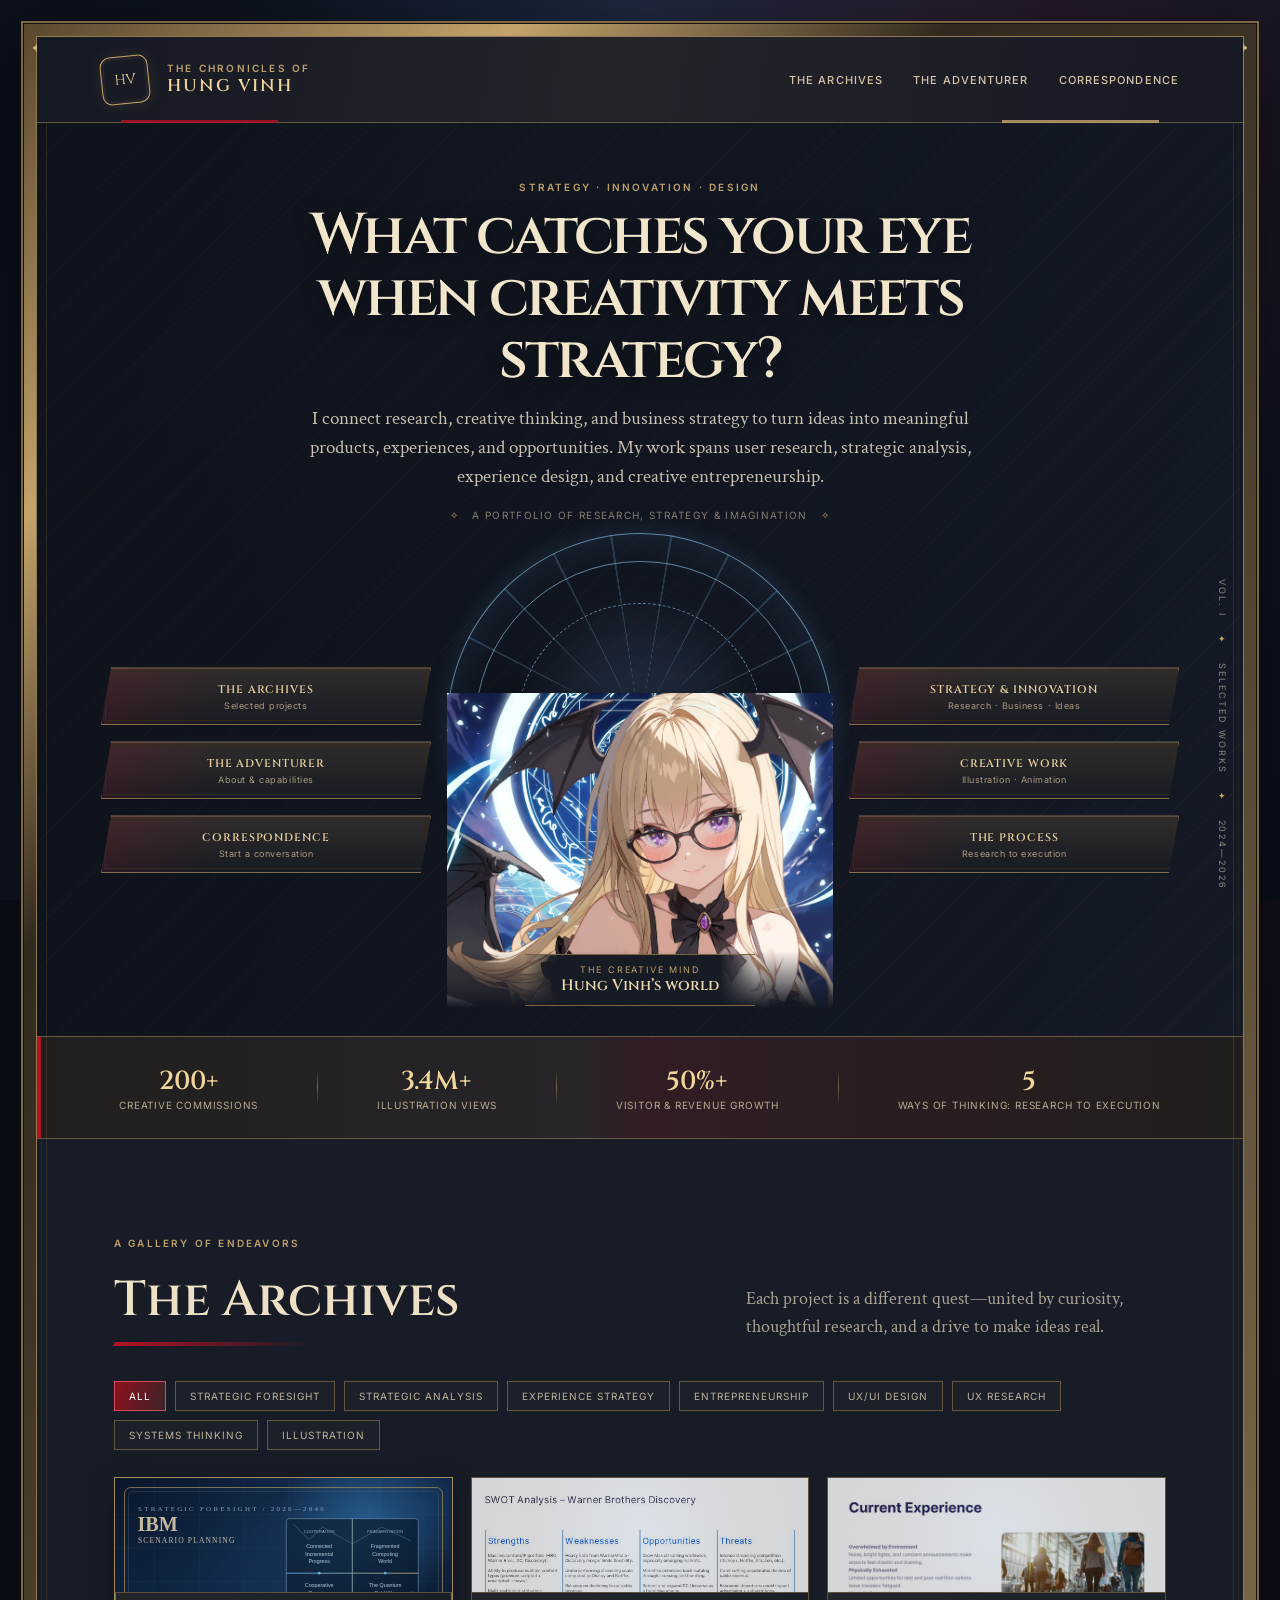
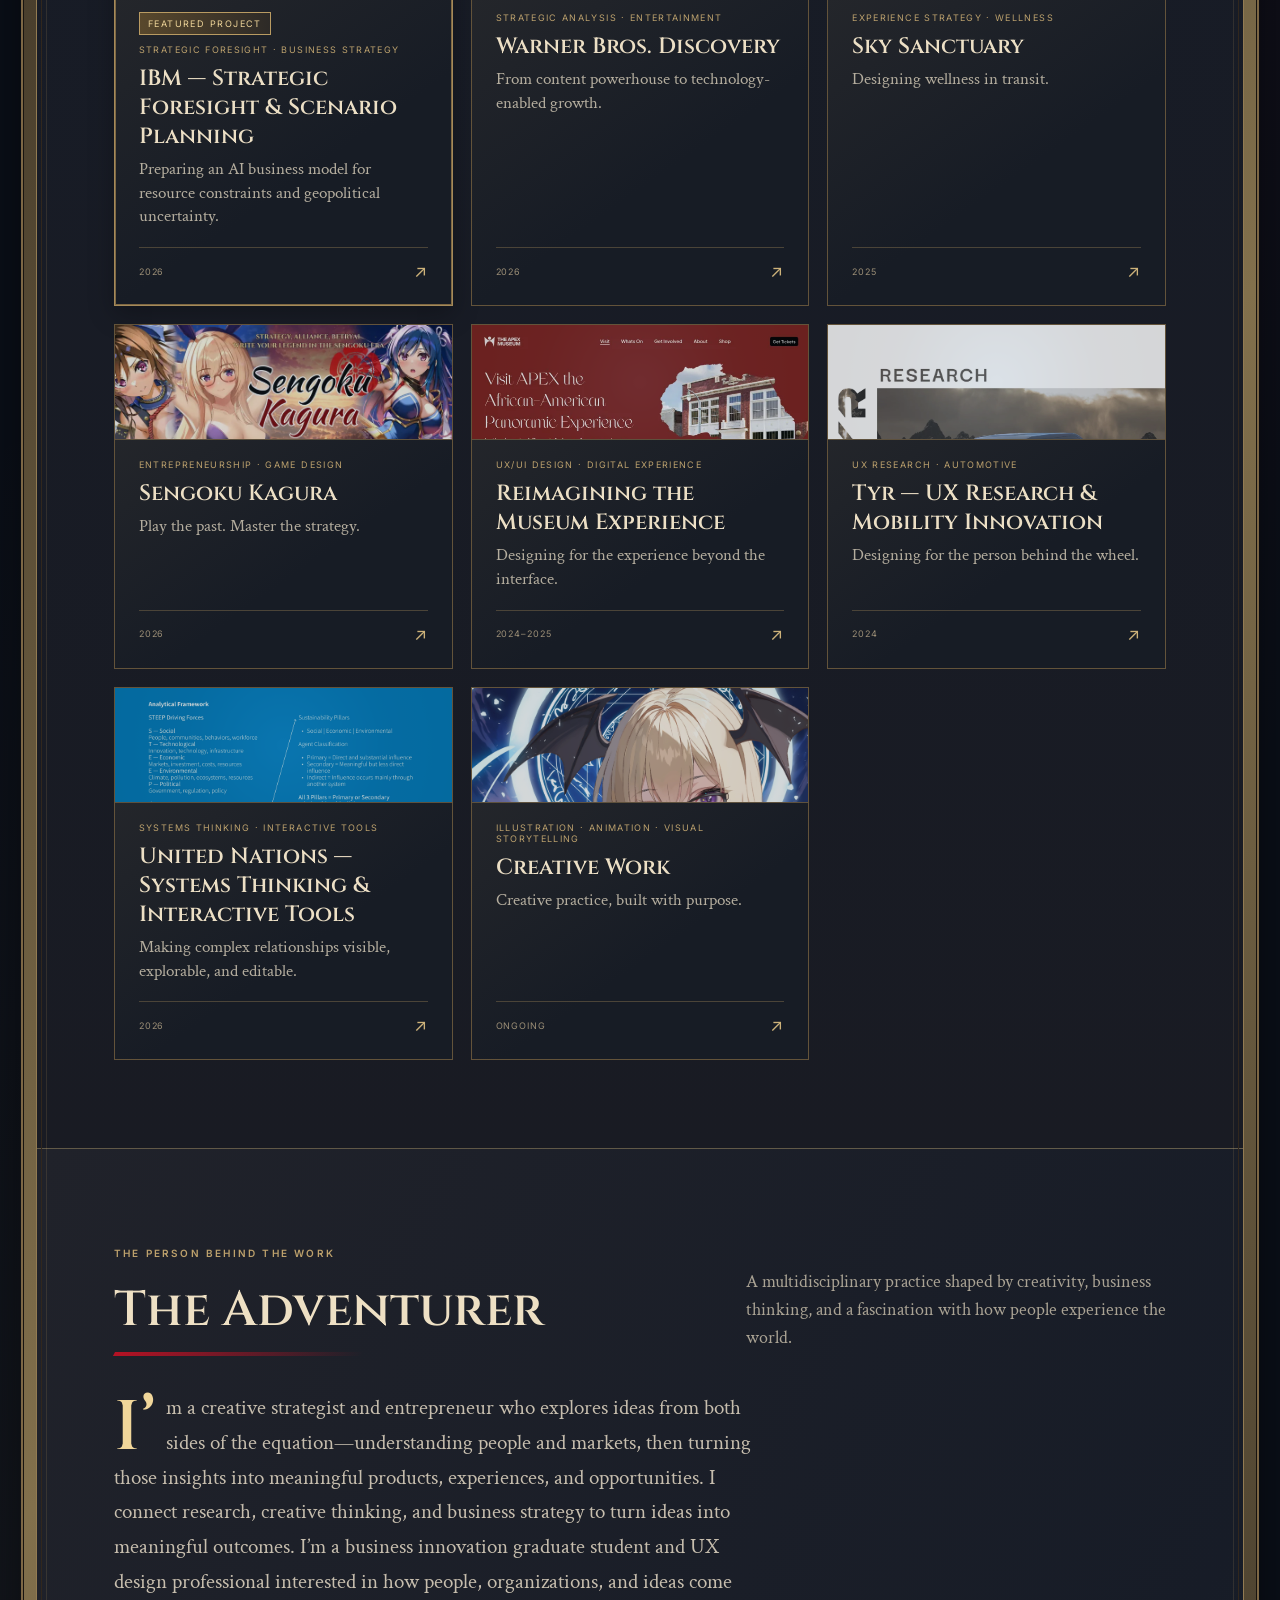
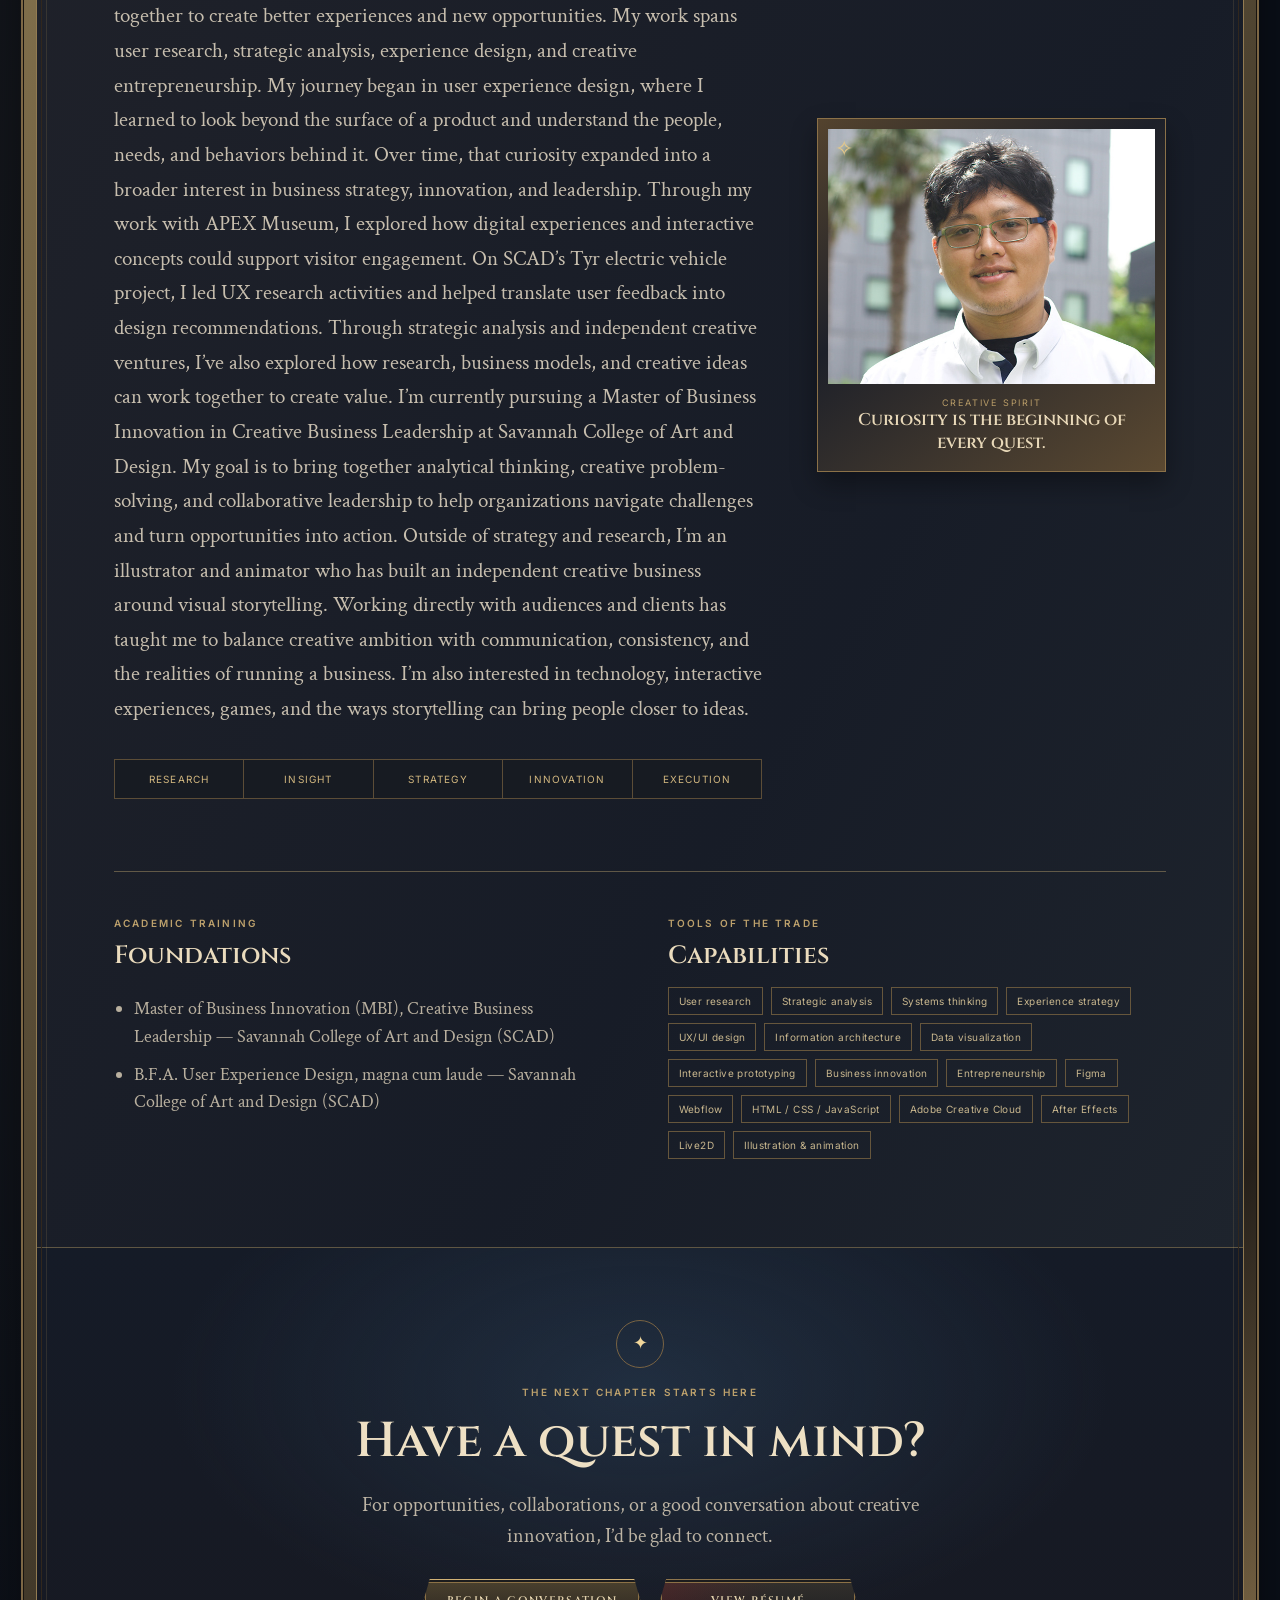
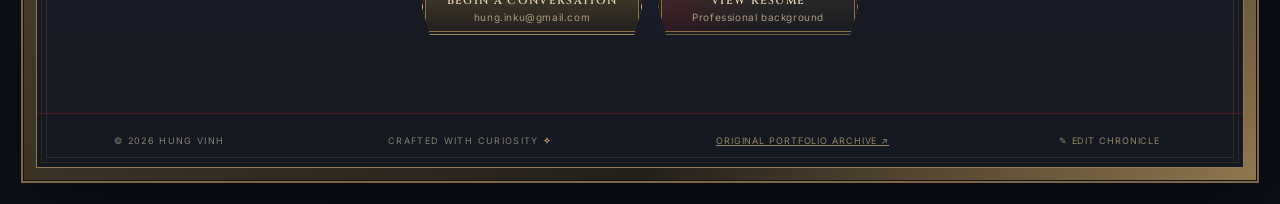
<file: index.html>
<!doctype html>
<html lang="en">
<head>
  <meta charset="utf-8">
  <meta name="viewport" content="width=device-width, initial-scale=1">
  <meta name="theme-color" content="#171b25">
  <meta name="description" content="Hung Vinh — strategy, innovation, and design portfolio.">
  <title>Hung Vinh | Portfolio</title>
  <link rel="preconnect" href="https://fonts.googleapis.com">
  <link rel="preconnect" href="https://fonts.gstatic.com" crossorigin>
  <link href="https://fonts.googleapis.com/css2?family=Cinzel:wght@400;500;600;700;800&family=Crimson+Text:wght@400;600;700&family=Inter:wght@400;500;600;700&display=swap" rel="stylesheet">
  <link rel="stylesheet" href="styles.css">
</head>
<body>
  <div class="ambient"></div>
  <main class="game-shell">
    <div class="outer-ornament">
      <div class="inner-frame">
        <header class="topbar">
          <a class="sigil" href="#home" aria-label="Return to home"><span>HV</span></a>
          <div class="topbar-title"><span class="micro">THE CHRONICLES OF</span><strong id="brand-name">HUNG VINH</strong></div>
          <nav class="top-nav" aria-label="Main navigation">
            <a href="#work">The Archives</a><a href="#about">The Adventurer</a><a href="#contact">Correspondence</a>
          </nav>
          <button class="mobile-menu" id="mobile-menu" aria-label="Open navigation">☰</button>
        </header>

        <section class="hero" id="home">
          <div class="hero-intro-block">
            <p class="eyebrow" id="hero-eyebrow">CREATIVE STRATEGY · INNOVATION · DESIGN</p>
            <h1 id="hero-headline">Where imagination<br><em>meets intention.</em></h1>
            <p class="hero-intro" id="hero-intro"></p>
            <div class="hero-footnote"><span class="rune">✧</span> A portfolio of research, strategy & imagination <span class="rune">✧</span></div>
          </div>
          <div class="main-menu-stage">
            <nav class="game-menu left-menu" aria-label="Portfolio sections">
              <a href="#work"><span>THE ARCHIVES</span><small>Selected projects</small></a>
              <a href="#about"><span>THE ADVENTURER</span><small>About & capabilities</small></a>
              <a href="#contact"><span>CORRESPONDENCE</span><small>Start a conversation</small></a>
            </nav>
            <div class="portrait-stage" aria-label="Original character portrait">
              <div class="magic-circle"></div><div class="portrait-halo"></div>
              <img id="hero-portrait" src="assets/aoi-character.webp" alt="Original illustrated character with blonde hair, glasses, and bat wings">
              <div class="portrait-plaque"><span>THE CREATIVE MIND</span><b>Hung Vinh’s world</b></div>
            </div>
            <nav class="game-menu right-menu" aria-label="Explore portfolio themes">
              <a href="#work"><span>STRATEGY & INNOVATION</span><small>Research · Business · Ideas</small></a>
              <a href="#work"><span>CREATIVE WORK</span><small>Illustration · Animation</small></a>
              <a href="#about"><span>THE PROCESS</span><small>Research to execution</small></a>
            </nav>
          </div>
          <div class="hero-side-note">VOL. I <span>✦</span> SELECTED WORKS <span>✦</span> 2024—2026</div>
        </section>

        <section class="quick-stats" aria-label="Selected highlights">
          <div><strong>200+</strong><span>Creative commissions</span></div><i></i>
          <div><strong>3.4M+</strong><span>Illustration views</span></div><i></i>
          <div><strong>50%+</strong><span>Visitor & revenue growth</span></div><i></i>
          <div><strong>5</strong><span>Ways of thinking: research to execution</span></div>
        </section>

        <section class="section work-section" id="work">
          <div class="section-heading"><div><p class="eyebrow">A GALLERY OF ENDEAVORS</p><h2>The Archives</h2></div><p>Each project is a different quest—united by curiosity, thoughtful research, and a drive to make ideas real.</p></div>
          <div class="filter-row" id="filters" aria-label="Filter projects"></div>
          <div class="project-grid" id="project-grid"></div>
        </section>

        <section class="about-section section" id="about">
          <div class="section-heading"><div><p class="eyebrow">THE PERSON BEHIND THE WORK</p><h2>The Adventurer</h2></div><p>A multidisciplinary practice shaped by creativity, business thinking, and a fascination with how people experience the world.</p></div>
          <div class="about-grid">
            <div class="about-copy"><div class="dropcap" id="about-text"></div><div class="process-ribbon" id="process-ribbon"></div></div>
            <aside class="character-card"><div class="card-corner">✧</div><img src="assets/hung-vinh-profile.jpeg" alt="Portrait of Hung Vinh wearing glasses and a white shirt"><div class="character-caption"><span>CREATIVE SPIRIT</span><strong>Curiosity is the beginning of every quest.</strong></div></aside>
          </div>
          <div class="credentials-grid"><div><p class="eyebrow">ACADEMIC TRAINING</p><h3>Foundations</h3><ul id="education-list"></ul></div><div><p class="eyebrow">TOOLS OF THE TRADE</p><h3>Capabilities</h3><div class="skill-tags" id="skills-list"></div></div></div>
        </section>

        <section class="contact-section section" id="contact">
          <div class="contact-seal">✦</div><p class="eyebrow">THE NEXT CHAPTER STARTS HERE</p><h2>Have a quest in mind?</h2><p>For opportunities, collaborations, or a good conversation about creative innovation, I’d be glad to connect.</p>
          <div class="contact-actions"><a class="ornate-button primary" id="contact-email" href="mailto:"><span>BEGIN A CONVERSATION</span><small>Get in touch</small></a><a class="ornate-button" id="resume-link" href="#" target="_blank" rel="noopener"><span>VIEW RÉSUMÉ</span><small>Professional background</small></a></div>
        </section>

        <footer class="footer"><span>© <span id="year"></span> HUNG VINH</span><span>CRAFTED WITH CURIOSITY <b>✧</b></span><a class="edit-trigger" href="https://hungvinh.squarespace.com/" target="_blank" rel="noopener">ORIGINAL PORTFOLIO ARCHIVE ↗</a><button id="edit-open" class="edit-trigger" title="Edit website content">✎ EDIT CHRONICLE</button></footer>
      </div>
    </div>
  </main>

  <div class="modal-backdrop" id="project-modal" aria-hidden="true"><article class="project-modal" role="dialog" aria-modal="true" aria-labelledby="modal-title"><button class="modal-close" data-close="project-modal" aria-label="Close">×</button><p class="eyebrow" id="modal-category"></p><h2 id="modal-title"></h2><p class="modal-tagline" id="modal-tagline"></p><div id="ibm-fbc-quicklink" class="ibm-fbc-quicklink" hidden><span>INTERACTIVE PROJECT TOOL</span><a href="https://hunginku.github.io/Flourishing-Business-Canvas/" target="_blank" rel="noopener">OPEN IBM FLOURISHING BUSINESS CANVAS (FBC) <b aria-hidden="true">↗</b></a></div><div class="modal-body" id="modal-body"></div></article></div>

  <div class="modal-backdrop editor-backdrop" id="editor-modal" aria-hidden="true"><section class="editor-panel" role="dialog" aria-modal="true" aria-labelledby="editor-title"><div class="editor-header"><div><p class="eyebrow">SITE CUSTOMIZATION</p><h2 id="editor-title">Edit the Chronicle</h2></div><button class="modal-close" data-close="editor-modal" aria-label="Close">×</button></div><p class="editor-note">Changes are saved in this browser. Export your content as JSON and replace <code>content.json</code> in your GitHub repository to publish them for everyone.</p><div class="editor-tabs"><button class="active" data-tab="site">Site & About</button><button data-tab="projects">Projects</button><button data-tab="backup">Import / Export</button></div>
    <div class="editor-content" id="tab-site"><form id="site-form" class="editor-form"><label>Display name<input name="name"></label><label>Eyebrow / specialty line<input name="eyebrow"></label><label>Homepage headline<input name="headline"></label><label>Homepage introduction<textarea name="intro" rows="4"></textarea></label><label>About paragraph<textarea name="about" rows="5"></textarea></label><label>Location<input name="location"></label><label>Contact email<input name="email" type="email" placeholder="Add your preferred public email"></label><label>Résumé URL<input name="resumeUrl" placeholder="Link to a PDF or online résumé"></label><label>Skills (separate with commas)<textarea name="skills" rows="3"></textarea></label><label>Education (one item per line)<textarea name="education" rows="3"></textarea></label><button class="ornate-button primary" type="submit"><span>SAVE SITE DETAILS</span></button></form></div>
    <div class="editor-content" id="tab-projects" hidden><div class="project-editor-top"><p>Edit, remove, or add a project. Keep descriptions concise and outcome-focused.</p><button class="small-action" id="add-project">＋ Add project</button></div><div id="project-editor-list"></div></div>
    <div class="editor-content" id="tab-backup" hidden><div class="backup-actions"><button class="ornate-button primary" id="export-json"><span>EXPORT CONTENT.JSON</span><small>Download your current content</small></button><label class="ornate-button file-button"><span>IMPORT JSON</span><small>Load a previous backup</small><input type="file" id="import-json" accept="application/json"></label><button class="small-action danger" id="reset-content">Reset to original content</button></div><p class="editor-note">For GitHub Pages: download the exported JSON, replace the repository’s <code>content.json</code>, commit, and push. Uploaded project images are embedded in the export, so large images may create a large JSON file.</p></div>
  </section></div>
  <script src="content-data.js"></script>
  <script src="app.js"></script>
</body>
</html>
</file>
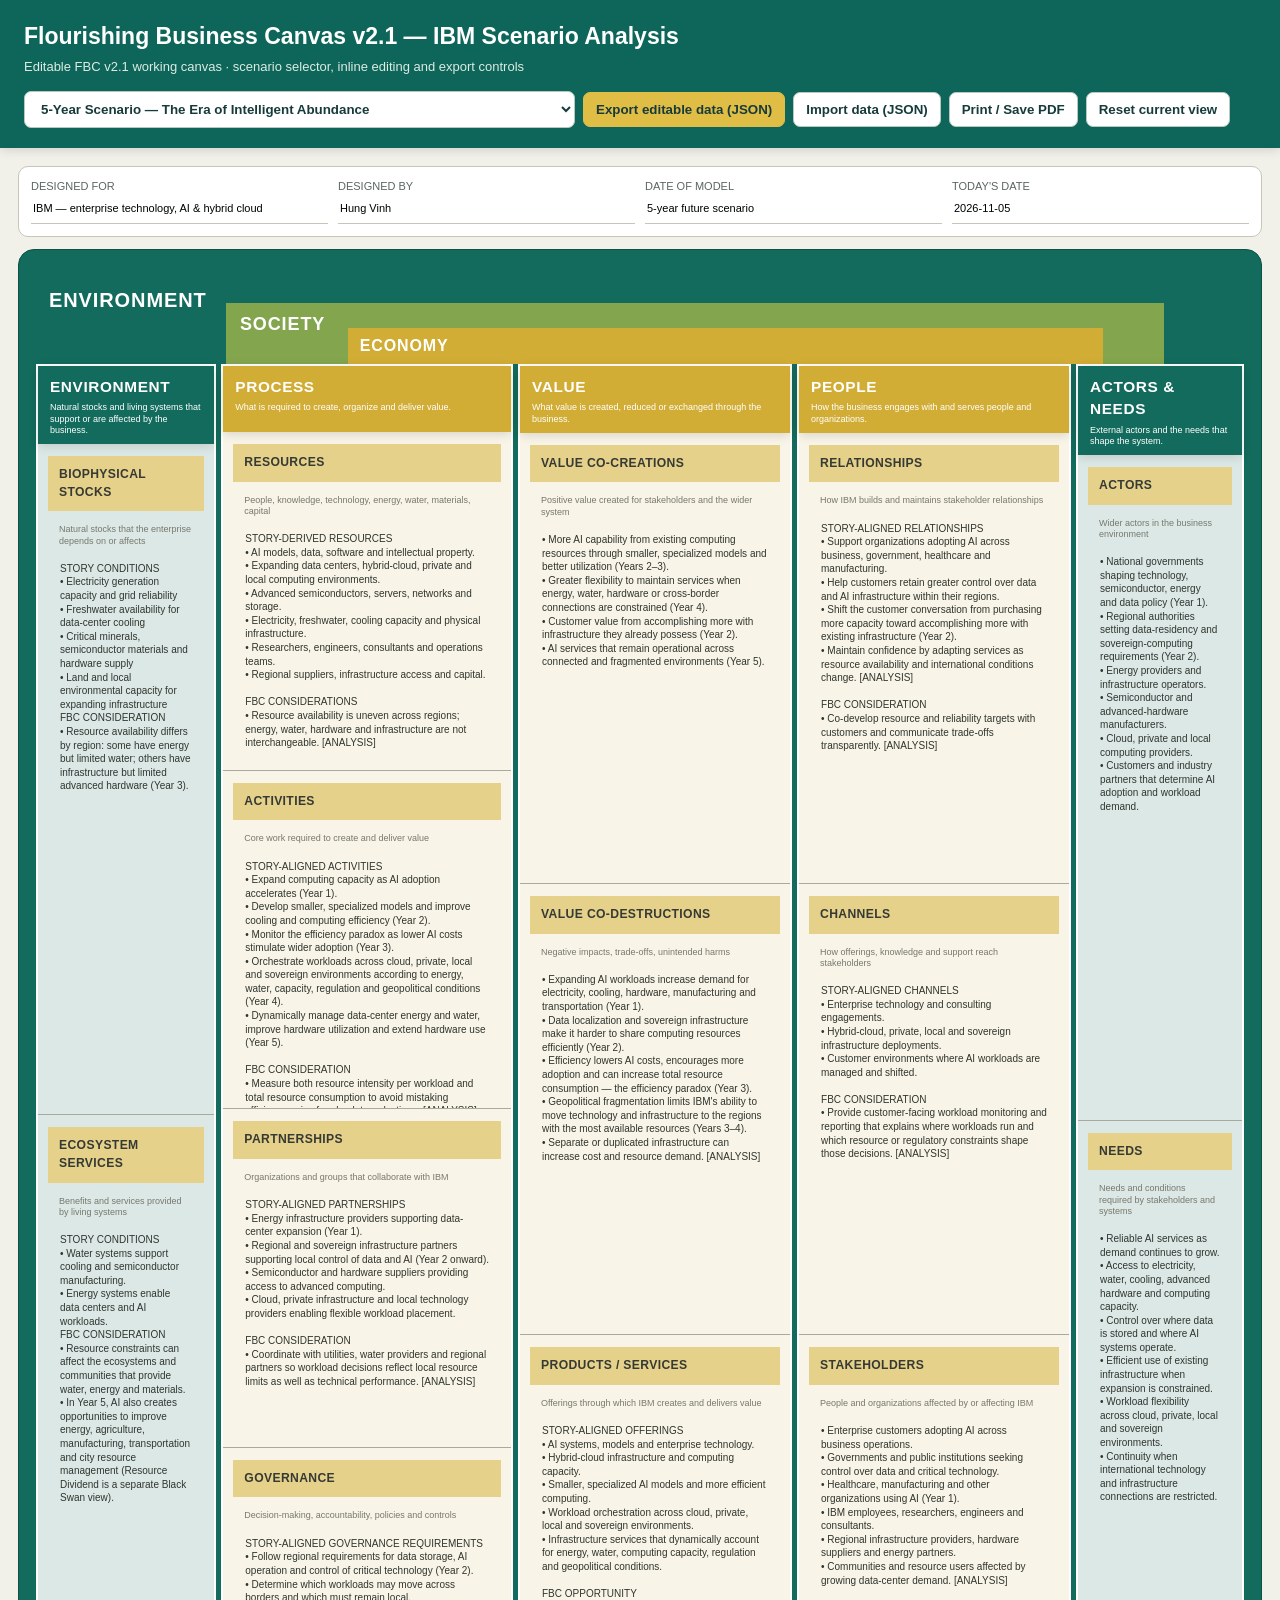
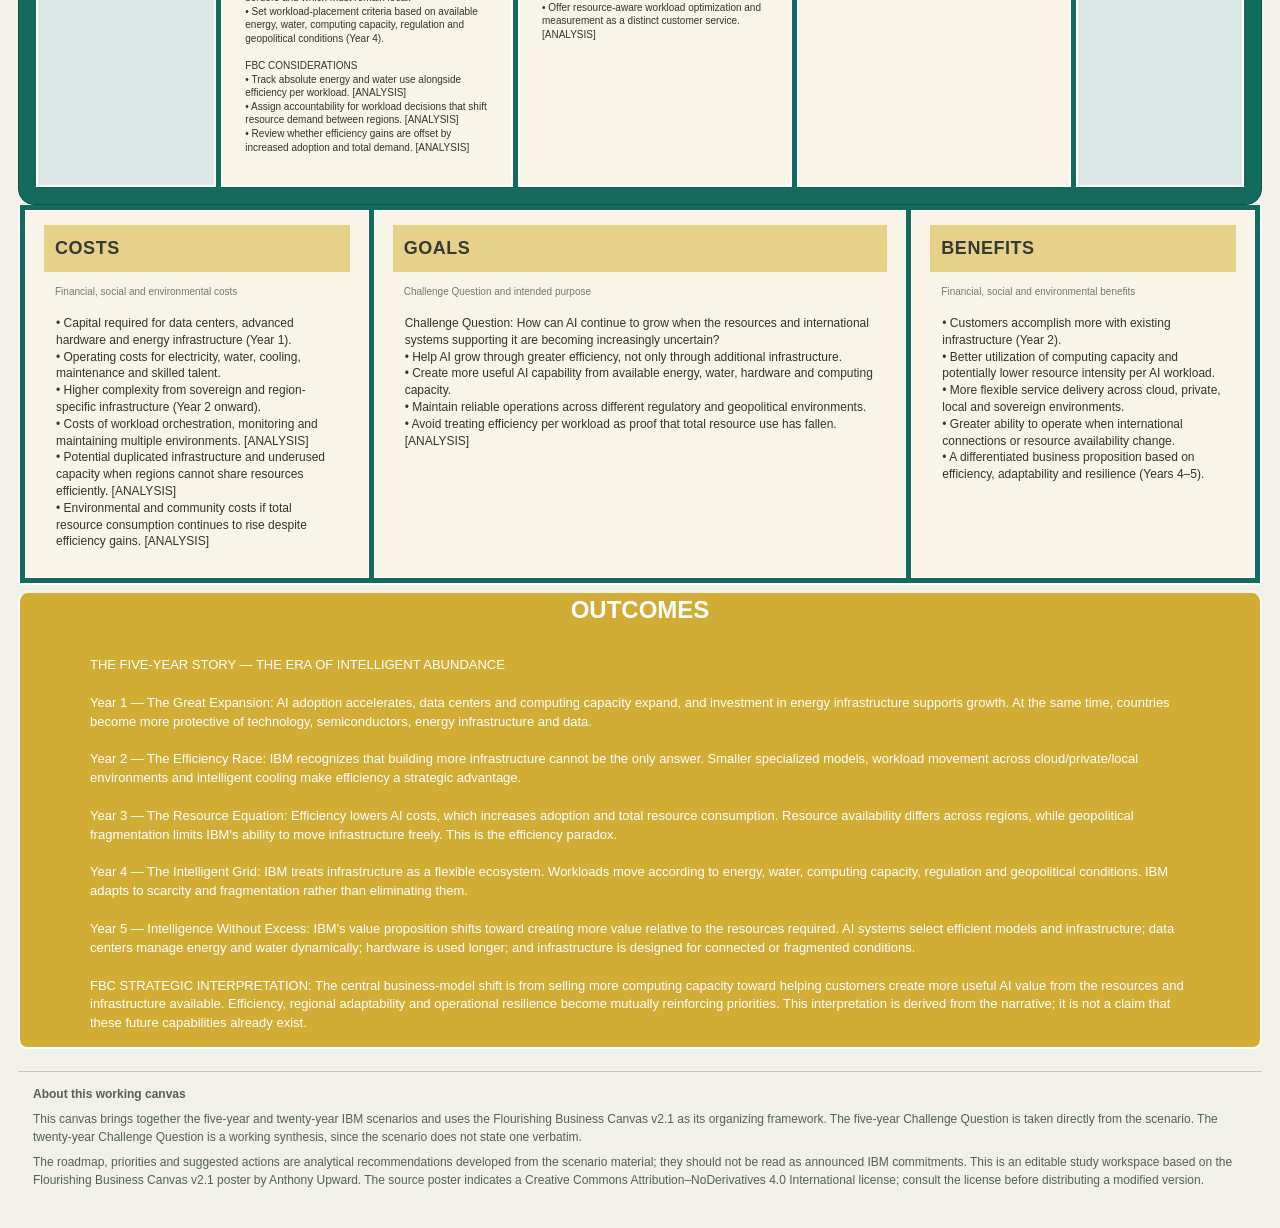
<file: assets/ibm-flourishing-business-canvas.html>
<!DOCTYPE html>
<html lang="en">
<head>
<meta charset="utf-8"><meta name="viewport" content="width=device-width,initial-scale=1">
<title>Flourishing Business Canvas — Reusable Editable Workspace</title>
<style>
:root{--ink:#173b3b;--green:#126b5c;--sage:#8baa52;--gold:#d9b83f;--paper:#fbf8ed;--line:#c9c6b7;--muted:#5c665f;--white:#fff}
*{box-sizing:border-box}body{margin:0;background:#e9eee9;color:#172d2b;font:15px/1.45 Arial,sans-serif}
header{background:#0d6659;color:white;padding:20px 24px;position:sticky;top:0;z-index:5;box-shadow:0 2px 10px #0002}
h1{font-size:23px;margin:0 0 5px}header p{margin:0;color:#dcebe4;font-size:13px}
.toolbar{display:flex;gap:8px;flex-wrap:wrap;margin-top:14px;align-items:center}
button,select{border:1px solid #b8c8c0;border-radius:7px;padding:9px 12px;background:#fff;color:#173b3b;font-weight:600;cursor:pointer}
button.primary{background:#e0bd45;border-color:#e0bd45}button:hover{filter:brightness(.96)}
main{max-width:1600px;margin:20px auto;padding:0 16px}
.notice{background:#fff7d9;border:1px solid #e6cf7a;padding:12px 15px;border-radius:9px;margin-bottom:15px;color:#51451c}
.meta{display:grid;grid-template-columns:repeat(4,minmax(130px,1fr));gap:10px;background:#fff;padding:12px;border:1px solid var(--line);border-radius:10px;margin-bottom:12px}
.meta label{font-size:11px;text-transform:uppercase;color:var(--muted);display:block}.meta input{width:100%;border:0;border-bottom:1px solid var(--line);padding:6px 2px;font:inherit;outline:none}
.challenge{background:#fff;border:2px solid var(--gold);border-radius:10px;padding:14px 16px;margin-bottom:14px}
.challenge strong{display:block;color:#795f10;font-size:12px;text-transform:uppercase;letter-spacing:.07em}
.challenge [contenteditable]{font-size:18px;font-weight:700;margin-top:5px;outline:none}
.context{display:grid;grid-template-columns:1fr 1fr 1fr;gap:8px;margin:10px 0 14px}
.context div{padding:10px;border-radius:8px;text-align:center;font-weight:bold;color:#fff}
.env{background:#126b5c}.soc{background:#83a54d}.eco{background:#d1ad36;color:#2b321b!important}
.canvas{display:grid;grid-template-columns:repeat(12,minmax(0,1fr));gap:8px}
.card{background:var(--paper);border:1px solid var(--line);border-radius:9px;min-height:180px;overflow:hidden;display:flex;flex-direction:column}
.card h2{font-size:14px;margin:0;padding:10px 11px;background:#e6d18a;color:#2d321f;text-transform:uppercase;letter-spacing:.03em}
.card .hint{font-size:11px;color:#5c604c;padding:7px 11px 0}
.card [contenteditable]{padding:8px 12px 13px;outline:none;white-space:pre-wrap;flex:1;min-height:120px;font-size:13px}
.card [contenteditable]:focus,.challenge [contenteditable]:focus{background:#fffef5;box-shadow:inset 0 0 0 2px #d7b53e}
.card [contenteditable]:empty:before{content:"Click to add notes…";color:#aaa}
.span2{grid-column:span 2}.span3{grid-column:span 3}
.full{grid-column:span 12;min-height:130px}
.bottom{display:grid;grid-template-columns:1fr 2fr 1fr;gap:8px;margin-top:10px}
.bottom .card{min-height:150px}.outcomes{background:#0d6659;color:white;border-radius:9px;padding:15px;margin-top:8px}
.outcomes h2{margin:0 0 7px;font-size:15px}.outcomes [contenteditable]{outline:none;white-space:pre-wrap;min-height:55px}
.small{font-size:11px;color:var(--muted);margin:12px 2px}
.legend{display:flex;gap:14px;flex-wrap:wrap;font-size:12px;color:#4d5c55;margin:10px 0}
.dot{display:inline-block;width:9px;height:9px;border-radius:50%;margin-right:5px}
#connectionsPanel{display:none} #roadmapPanel{display:none} .roadmap-section{background:#fff;border:1px solid var(--line);border-radius:9px;padding:14px;margin:12px 0;overflow-x:auto}.roadmap-section h2{margin:0 0 8px;font-size:17px}.roadmap-table{width:100%;border-collapse:collapse;min-width:900px;font-size:13px}.roadmap-table th,.roadmap-table td{border-bottom:1px solid #e3e8e4;padding:9px;vertical-align:top;text-align:left}.roadmap-table th{background:#eef2ee}.roadmap-table [contenteditable]{min-width:100px;outline:none;padding:4px;border-radius:4px;white-space:pre-wrap}.roadmap-table [contenteditable]:focus{background:#fffef5;box-shadow:inset 0 0 0 2px #d7b53e}.roadmap-note{font-size:12px;color:#53615b}  .analysis-intro{background:#fff;border:1px solid var(--line);border-radius:9px;padding:14px;margin:10px 0;color:#334} .analysis-grid{display:grid;grid-template-columns:repeat(2,minmax(0,1fr));gap:10px} .analysis-card{background:#fff;border:1px solid var(--line);border-radius:9px;overflow:hidden;break-inside:avoid} .analysis-card h2{margin:0;padding:10px 12px;background:#e6d18a;color:#2d321f;font-size:14px;text-transform:uppercase} .analysis-card .body{padding:12px;font-size:13px;white-space:pre-wrap} .analysis-card [contenteditable]{outline:none;min-height:70px;padding:7px;border-radius:5px} .analysis-card [contenteditable]:focus{background:#fffef5;box-shadow:inset 0 0 0 2px #d7b53e} .analysis-card .body p{margin:0 0 7px} .priority{border-left:5px solid #126b5c} .priority h2{background:#e4eee7} .tag{font-size:10px;text-transform:uppercase;letter-spacing:.05em;color:#566;margin-bottom:5px;font-weight:bold} .matrix-wrap{margin:18px 0;background:#fff;border:1px solid var(--line);border-radius:9px;padding:14px;overflow-x:auto}.matrix-wrap h2{margin:0 0 6px;font-size:17px}.matrix-wrap p{font-size:12px;color:#53615b}.priority-table{width:100%;border-collapse:collapse;font-size:13px;min-width:760px}.priority-table th,.priority-table td{padding:9px;border-bottom:1px solid #e3e8e4;text-align:left;vertical-align:top}.priority-table th{background:#eef2ee}.priority-table select{padding:5px;border:1px solid #cbd5ce;border-radius:5px;background:#fff}.score{font-weight:bold;white-space:nowrap}.rank{font-weight:bold;text-align:center}.matrix-note{font-size:12px;color:#53615b;margin-top:10px}.matrix-summary{font-size:14px;font-weight:bold;margin-top:12px} @media(max-width:800px){.analysis-grid{grid-template-columns:1fr}} @media print{header{position:static}#connectionsPanel{display:block!important} #roadmapPanel{display:block!important}.analysis-card{break-inside:avoid}}
@media(max-width:900px){.bottom{grid-template-columns:1fr}.meta{grid-template-columns:1fr 1fr}}
@media print{header{position:static}.toolbar,.notice{display:none}body{background:white}.card{break-inside:avoid}.card [contenteditable]{min-height:80px}main{max-width:none;margin:0}.canvas{gap:4px}.card h2{font-size:10px}.card [contenteditable]{font-size:9px}.card{min-height:120px}}

/* Nested Flourishing Business Canvas structure */
.context-key{display:flex;align-items:center;gap:18px;flex-wrap:wrap;background:#fff;border:1px solid var(--line);border-radius:10px;padding:10px 14px;margin:10px 0 14px}
.key-item{display:grid;grid-template-columns:14px auto;column-gap:7px;align-items:center;font-size:12px}
.key-item small{grid-column:2;color:#65716a;font-size:10px}
.key-swatch{width:12px;height:12px;border-radius:3px;display:inline-block}
.env-swatch{background:#126b5c}.soc-swatch{background:#83a54d}.eco-swatch{background:#d1ad36}
.key-note{font-size:11px;color:#53615b;flex:1;min-width:220px}
.canvas{display:block;background:#126b5c;border:1px solid #0b5148;border-radius:16px;padding:12px;overflow:hidden}
.system-zone{border-radius:13px;padding:11px;margin:0 auto 10px;position:relative}
.system-zone:last-child{margin-bottom:0}
.system-zone h3{font-size:13px;letter-spacing:.07em;text-transform:uppercase;margin:0 0 3px}
.system-zone .zone-desc{font-size:11px;margin:0 0 9px;opacity:.9}
.environment-zone{background:#dcebe3;border:2px solid #9fc5b3;color:#16483f;width:100%}
.society-zone{background:#edf2d9;border:2px solid #c0d18d;color:#405324;width:95%}
.economy-zone{background:#f8efc8;border:2px solid #dfc66c;color:#514217;width:94%}
.zone-grid{display:grid;grid-template-columns:repeat(12,minmax(0,1fr));gap:8px}
.zone-grid .card{grid-column:span 6;min-height:145px}
.zone-grid .card h2{background:rgba(255,255,255,.72)}
.zone-grid .card [contenteditable]{min-height:85px}
.intersection-zone{border:2px dashed #6e877d;background:#f8fbf8;border-radius:11px;padding:10px;margin:9px auto;width:94%;color:#27473f}
.intersection-zone h3{font-size:12px;text-transform:uppercase;letter-spacing:.06em;margin:0 0 3px}
.intersection-zone p{font-size:10px;color:#52645b;margin:0 0 8px}
.intersection-zone .zone-grid .card{background:#fff;min-height:130px}
.intersection-zone .zone-grid .card h2{background:#e6eee9}
.environment-zone>.zone-grid .card{background:#f7fbf8}
.society-zone>.zone-grid .card{background:#fbfcef}
.economy-zone>.zone-grid .card{background:#fffaf0}
@media(max-width:900px){
 .society-zone,.economy-zone,.intersection-zone{width:100%}
 .zone-grid .card{grid-column:span 12;min-height:110px}
 .context-key{gap:10px}
}
@media print{
 .canvas{background:#126b5c!important;-webkit-print-color-adjust:exact;print-color-adjust:exact}
 .system-zone,.intersection-zone,.key-swatch{ -webkit-print-color-adjust:exact;print-color-adjust:exact}
 .system-zone{break-inside:avoid}
}


.roadmap-overview{display:grid;grid-template-columns:repeat(3,minmax(0,1fr));gap:12px;margin:12px 0}.roadmap-phase{background:#f8faf8;border:1px solid #dce5de;border-top:4px solid #477b69;border-radius:8px;padding:14px;min-width:0}.roadmap-phase:nth-child(2){border-top-color:#b28c36}.roadmap-phase:nth-child(3){border-top-color:#6579a0}.roadmap-period{font-size:10px;font-weight:800;letter-spacing:.08em;color:#52635a}.roadmap-phase h3{font-size:16px;margin:7px 0 9px;color:#263b32}.roadmap-phase ul{padding-left:18px;margin:0 0 12px;font-size:13px;line-height:1.45}.roadmap-phase li{margin:0 0 6px}.roadmap-phase>b{font-size:12px;color:#344c40}.roadmap-callout{background:#eef3ef;border-left:4px solid #477b69;border-radius:4px;padding:11px 13px;font-size:13px;line-height:1.45}.workspace-note{margin:22px 0 4px;padding:13px 15px;border-top:1px solid var(--line);color:#53615b;font-size:12px;line-height:1.5}.workspace-note summary{cursor:pointer;color:#33443b;font-size:12px;font-weight:700}.workspace-note p{margin:7px 0 4px}
@media(max-width:850px){.roadmap-overview{grid-template-columns:1fr}}

/* FBC v2.1 poster-inspired final submission layout */
body{background:#f1f0e9;color:#30352f}
#context,.legend,.challenge{display:none!important}
main{max-width:1800px;margin:0 auto;padding:18px}
.fbc-context-bands{height:88px;position:relative;background:#126b5c;margin:14px 0 0;overflow:hidden;color:#fff;font-weight:800;letter-spacing:.06em}
.fbc-context-bands .band-environment{position:absolute;inset:0 0 auto 0;height:88px;padding:10px 18px;font-size:20px}
.fbc-context-bands .band-society{position:absolute;left:16%;right:7%;top:27px;height:61px;padding:8px 14px;background:#83a54d;font-size:18px}
.fbc-context-bands .band-economy{position:absolute;left:26%;right:12%;top:52px;height:36px;padding:6px 12px;background:#d1ad36;color:#fff;font-size:16px}
.fbc-poster-grid{display:grid;grid-template-columns:1.02fr 1.65fr 1.55fr 1.55fr .95fr;gap:5px;background:#126b5c;padding:0 5px 5px;align-items:stretch}
.fbc-column{min-width:0;background:#f8f4e7;border:2px solid #fff;display:flex;flex-direction:column}
.fbc-column-head{background:#d1ad36;color:#fff;padding:10px 12px 8px;min-height:66px}
.fbc-column-head h3{font-size:clamp(13px,1.2vw,22px);margin:0 0 4px;font-weight:850;letter-spacing:.04em}
.fbc-column-head p{font-size:9px;line-height:1.25;margin:0;color:#fff}
.fbc-environment{background:#dce8e5}.fbc-environment .fbc-column-head{background:#126b5c}
.fbc-process .fbc-column-head{background:#d1ad36}.fbc-value .fbc-column-head{background:#d1ad36}.fbc-people .fbc-column-head{background:#d1ad36}.fbc-actors{background:#dce8e5}.fbc-actors .fbc-column-head{background:#126b5c}
.fbc-column .card{border:0;border-bottom:1px solid #aaa99d;border-radius:0;background:transparent;box-shadow:none;padding:12px 10px;flex:1;min-height:170px;overflow-wrap:anywhere}
.fbc-column .card h2{font-size:clamp(11px,.95vw,16px);font-weight:800;text-transform:uppercase;margin:0 0 6px;color:#363a34}
.fbc-column .card .hint{font-size:9px;color:#77786e;line-height:1.25;margin-bottom:7px}
.fbc-column .card [contenteditable]{font-size:clamp(10px,.75vw,13px);line-height:1.36;white-space:pre-wrap;min-height:100px;outline-offset:2px}
.fbc-column .card:last-child{border-bottom:0}
#bottom{display:grid;grid-template-columns:1fr 1.55fr 1fr;gap:5px;margin:0;padding:5px;background:#126b5c;border:2px solid #fff;border-top:0}
#bottom .card{border:1px solid #fff;border-radius:0;background:#f8f4e7;padding:14px 18px;min-width:0;box-shadow:none}
#bottom .card h2{text-transform:uppercase;font-size:18px;margin:0 0 6px;color:#353a34}
#bottom .card .hint{font-size:10px;color:#777;margin-bottom:8px}
#bottom [contenteditable]{font-size:12px;line-height:1.4;white-space:pre-wrap;min-height:120px}
#outcomesSection{margin:0;padding:0 18px 14px;background:#d1ad36;color:#fff;border:2px solid #fff;border-top:0}
#outcomesHeading{font-size:24px;text-align:center;text-transform:uppercase;margin:8px 0;color:#fff}
#outcomes{font-size:13px;line-height:1.45;max-width:1100px;margin:0 auto;white-space:pre-wrap;color:#fff}
.challenge{border:1px solid #c9c7b8;background:#f8f4e7;padding:12px 16px;margin:10px 0 0}
.challenge strong{font-size:13px;letter-spacing:.03em}
.challenge #challenge{font-size:16px;font-weight:700;margin-top:7px}
.challenge .small{font-size:10px;color:#666;margin-top:5px}
@media(max-width:1050px){.fbc-poster-grid{grid-template-columns:repeat(2,minmax(0,1fr))}.fbc-context-bands{height:88px}#bottom{grid-template-columns:1fr}.fbc-column .card{min-height:140px}}
@media print{body{background:#fff}header .toolbar,#context,.legend,.workspace-note{display:none!important}main{max-width:none;padding:0;margin:0}.fbc-poster-grid{grid-template-columns:1.02fr 1.65fr 1.55fr 1.55fr .95fr;break-inside:avoid}.fbc-column .card{min-height:0}#bottom{grid-template-columns:1fr 1.55fr 1fr}#outcomesSection{break-inside:avoid}}
/* Single-sheet PDF export: print the currently selected screen as one landscape page. */
@page{size:18in 12in landscape;margin:.16in}
@media print{
 html,body{width:100%;height:auto!important;margin:0!important;padding:0!important;overflow:visible!important;-webkit-print-color-adjust:exact!important;print-color-adjust:exact!important}
 body{zoom:.84}
 header{position:static!important;box-shadow:none!important;padding:10px 16px!important;break-after:avoid!important}
 header h1{font-size:20px!important}header p{font-size:11px!important}
 main{width:21.1in!important;max-width:none!important;margin:0!important;padding:8px!important}
 .meta{margin:0 0 6px!important;padding:7px!important;gap:6px!important}
 .fbc-context-bands{margin-top:5px!important;height:70px!important}
 .fbc-context-bands .band-environment{height:70px!important;font-size:18px!important}
 .fbc-context-bands .band-society{top:22px!important;height:48px!important;font-size:16px!important}
 .fbc-context-bands .band-economy{top:42px!important;height:28px!important;font-size:14px!important}
 .fbc-poster-grid,#bottom,#outcomesSection{break-inside:avoid!important;page-break-inside:avoid!important}
 .fbc-column .card{min-height:0!important;padding:7px 8px!important}
 .fbc-column .card [contenteditable]{min-height:0!important;font-size:11px!important}
 #bottom .card{padding:8px 12px!important}
 #bottom [contenteditable]{min-height:0!important;font-size:11px!important}
 #outcomesSection{padding:6px 12px!important}#outcomesHeading{font-size:19px!important;margin:4px 0!important}#outcomes{font-size:11px!important}
 body.print-canvas #connectionsPanel,body.print-canvas #roadmapPanel{display:none!important}
 body.print-connections #canvas,body.print-connections #bottom,body.print-connections #outcomesSection{display:none!important}
 body.print-connections #connectionsPanel{display:block!important;break-inside:avoid!important}
 body.print-connections #roadmapPanel{display:none!important}
 body.print-roadmap #canvas,body.print-roadmap #bottom,body.print-roadmap #outcomesSection{display:none!important}
 body.print-roadmap #roadmapPanel{display:block!important}
 body.print-roadmap #connectionsPanel{display:none!important}
 body.print-connections main,body.print-roadmap main{width:21.1in!important}
 body.print-connections .analysis-card,body.print-roadmap .roadmap-section{break-inside:avoid!important}
}


/* Visual key takeaways for dense analysis tabs */
.visual-takeaway{background:#fff;border:1px solid #e8b9b9;border-left:7px solid #b4232d;border-radius:10px;padding:15px 17px;margin:12px 0 16px;box-shadow:0 2px 8px #6f1d1d0c}
.visual-takeaway .eyebrow{font-size:10px;letter-spacing:.12em;text-transform:uppercase;font-weight:800;color:#a21d27;margin-bottom:5px}
.visual-takeaway h2{font-size:18px;line-height:1.25;margin:0 0 6px;color:#7e1821}
.visual-takeaway p{margin:0;color:#39433e;font-size:13px}
.takeaway-grid{display:grid;grid-template-columns:repeat(3,minmax(0,1fr));gap:10px;margin:10px 0 16px}
.takeaway-card{background:#fff;border:1px solid #e2d9d7;border-top:4px solid #b4232d;border-radius:9px;padding:12px;min-width:0}
.takeaway-card .symbol{font-size:20px;margin-bottom:5px}
.takeaway-card b{display:block;color:#8e2028;font-size:13px;margin-bottom:4px}
.takeaway-card p{font-size:12px;line-height:1.4;margin:0;color:#3e4943}
.priority-visual{display:grid;grid-template-columns:repeat(3,minmax(0,1fr));gap:10px;margin:12px 0}
.priority-visual article{border:1px solid #e3d7d5;border-radius:9px;background:#fff;padding:13px;position:relative;overflow:hidden}
.priority-visual article:before{content:"";position:absolute;left:0;top:0;bottom:0;width:5px;background:#b4232d}
.priority-visual .num{font-size:10px;font-weight:800;color:#a21d27;letter-spacing:.1em}
.priority-visual h3{font-size:14px;margin:5px 0;color:#273b34}
.priority-visual p{font-size:12px;margin:0;color:#53615b}
.phase-flow{display:grid;grid-template-columns:repeat(3,minmax(0,1fr));gap:0;margin:12px 0 16px;border-radius:9px;overflow:hidden;border:1px solid #e2d6d4}
.phase-flow div{padding:12px 14px;background:#fff;border-right:1px solid #eadfdd;position:relative}
.phase-flow div:last-child{border-right:0}
.phase-flow strong{display:block;color:#a21d27;font-size:11px;letter-spacing:.06em}
.phase-flow b{display:block;font-size:14px;margin:3px 0;color:#263a33}
.phase-flow span{font-size:11px;color:#5b655f}
.decision-rule{background:#fff5f4;border:1px solid #e8b9b9;border-radius:9px;padding:12px 14px;margin:12px 0;color:#54282b;font-size:13px}
@media(max-width:850px){.takeaway-grid,.priority-visual,.phase-flow{grid-template-columns:1fr}.phase-flow div{border-right:0;border-bottom:1px solid #eadfdd}}
@media print{.visual-takeaway,.takeaway-card,.priority-visual article,.phase-flow div,.decision-rule{break-inside:avoid;print-color-adjust:exact;-webkit-print-color-adjust:exact}}

</style></head>
<body>
<header><h1 id="projectTitle" contenteditable="true" spellcheck="false">Flourishing Business Canvas v2.1 — IBM Scenario Analysis</h1>
<p id="projectSubtitle" contenteditable="true" spellcheck="false">Editable FBC v2.1 working canvas · scenario selector, inline editing and export controls</p>
<div class="toolbar">
<select id="view" aria-label="Scenario view">
<option value="5y">5-Year Scenario — The Era of Intelligent Abundance</option><option value="5ychip">5-Year Black Swan — The Impossible Chip</option><option value="5yswan">5-Year Black Swan — The Resource Dividend</option>
<option value="20y">20-Year Scenario — Fragmented Computing World</option><option value="20yswan">20-Year Black Swans — Great Disconnection &amp; Resilience Test (combined view)</option><option value="connections">Connection Map &amp; Strategic Priorities — Cross-Scenario Analysis</option><option value="roadmap">Strategic Roadmap — Initiatives, KPIs &amp; Milestones</option>
</select>
<button class="primary" onclick="exportJSON()">Export editable data (JSON)</button>
<button onclick="document.getElementById('importFile').click()">Import data (JSON)</button>
<input id="importFile" type="file" accept="application/json" hidden onchange="importJSON(event)">
<button onclick="window.print()">Print / Save PDF</button><button onclick="resetView()">Reset current view</button>
</div></header>
<main>
<div class="meta">
<label>Designed for<input id="projectFor" value="IBM — enterprise technology, AI & hybrid cloud"></label>
<label>Designed by<input id="projectAuthor" value="Hung Vinh"></label>
<label>Date of model<input id="modelDate" value="5-year / 20-year future scenarios"></label>
<label>Today's date<input id="today" value="2026-11-05"></label>
</div>
<section class="challenge"><strong>GOALS · Challenge Question (same for the scenario and its Black Swan)</strong><div id="challenge" contenteditable="true"></div><div class="small" id="questionNote"></div></section>
<div class="context-key" id="context">
 <span class="key-item"><i class="key-swatch env-swatch"></i><b data-meta="contextEnvironment" contenteditable="true">ENVIRONMENT</b><small>Ecological foundation</small></span>
 <span class="key-item"><i class="key-swatch soc-swatch"></i><b data-meta="contextSociety" contenteditable="true">SOCIETY</b><small>Human and institutional systems</small></span>
 <span class="key-item"><i class="key-swatch eco-swatch"></i><b data-meta="contextEconomy" contenteditable="true">ECONOMY</b><small>Enterprise and value-creation system</small></span>
 <span class="key-note">Nested context: the economy operates within society, and society depends on the environment. Shared factors are placed at the intersections.</span>
</div>
<div class="canvas" id="canvas"></div>
<div class="bottom" id="bottom"></div>
<section class="outcomes" id="outcomesSection"><h2 id="outcomesHeading" contenteditable="true" data-meta="outcomesHeading">OUTCOMES</h2><div id="outcomes" contenteditable="true"></div></section>
<section id="connectionsPanel">
 <div class="analysis-intro"><b>How to read this view:</b> Each chain connects scenario conditions to stakeholder needs, IBM capabilities, value creation or destruction, and business outcomes. <b>Scenario-grounded</b> means the underlying condition appears in the supplied story; <b>FBC interpretation</b> explains its business-model effect; <b>[ANALYSIS]</b> is a proposed strategic response or causal relationship, not a stated scenario event. Edit any text directly. Changes autosave in this browser and are included in the JSON export.</div>
 <section class="visual-takeaway" aria-label="Connection analysis key takeaway">
  <div class="eyebrow">Key takeaway · Across both scenarios</div>
  <h2>IBM’s strongest strategy is to create more value while becoming less dependent on stable global conditions and unlimited resources.</h2>
  <p>The scenarios point to three mutually reinforcing capabilities: resilient regional operations, trustworthy AI, and resource-aware computing. These are strategic responses derived from the scenarios—not announced IBM commitments.</p>
 </section>
 <div class="takeaway-grid" aria-label="Scenario insights at a glance">
  <article class="takeaway-card"><div class="symbol">⚡</div><b>5-year lens · Resource pressure</b><p>AI growth is constrained by energy, water, hardware and supply uncertainty. The response is greater useful output from available infrastructure—not capacity expansion alone.</p></article>
  <article class="takeaway-card"><div class="symbol">🌐</div><b>20-year lens · Fragmentation</b><p>Digital borders and supply disruption make regional continuity and local partnerships essential, while interoperability should be preserved where possible.</p></article>
  <article class="takeaway-card"><div class="symbol">🛡️</div><b>Black Swan lens · Trust & adaptation</b><p>The Impossible Chip and Resource Dividend test resource strategy; the Great Disconnection and Resilience Test test continuity, verification and recovery.</p></article>
 </div>
 <div class="analysis-grid" id="connectionCards"></div>
 <section class="matrix-wrap response-map" aria-label="Responses to implications mapped to FBC factors">
  <h2>From Responses to Implications to FBC Factors</h2>
  <p>Assignment traceability: select the most important response to each scenario implication, then identify the FBC factors that should incorporate that response as a key consideration. The responses below are prioritized analytical selections from the scenario analysis; factor links show where they inform the business model. Edit the cells to refine your choices.</p>
  <table class="priority-table"><thead><tr><th>Scenario / implication</th><th>Selected response to implication</th><th>FBC factors informed (key considerations)</th></tr></thead><tbody>
   <tr><td contenteditable="true"><b>5-year · The Era of Intelligent Abundance</b><br>AI growth increases pressure on electricity, water, computing hardware and semiconductor supply; geopolitical uncertainty makes resources and infrastructure less predictable.</td><td contenteditable="true">Shift from simply adding capacity toward delivering more useful AI value from available resources. Improve workload orchestration, model efficiency, cooling, energy and water management, and hardware utilization.</td><td contenteditable="true"><b>Resources:</b> energy, water, compute and hardware availability.<br><b>Activities:</b> workload optimization and infrastructure management.<br><b>Governance:</b> resource measurement and efficiency oversight.<br><b>Value Co-Creations:</b> more useful AI output from existing infrastructure.</td></tr>
   <tr><td contenteditable="true"><b>5-year Black Swan · The Impossible Chip</b><br>A breakthrough architecture sharply improves processing efficiency, potentially changing infrastructure needs while creating new competition and access dependencies.</td><td contenteditable="true">Evaluate and integrate high-efficiency computing where it creates measurable customer value; avoid dependence on a single architecture or supplier, and monitor whether lower unit costs trigger rebound demand.</td><td contenteditable="true"><b>Resources:</b> compute architecture and supplier access.<br><b>Partnerships:</b> chip, research and infrastructure partners.<br><b>Activities:</b> architecture evaluation and integration.<br><b>Governance:</b> technology and concentration-risk review.<br><b>Value Co-Destructions:</b> rebound demand and unequal access risks.</td></tr>
   <tr><td contenteditable="true"><b>5-year Black Swan · The Resource Dividend</b><br>Breakthroughs in energy, materials, water recycling and computing ease constraints; AI can help optimize resource use across sectors.</td><td contenteditable="true">Apply AI and efficient computing to improve energy, water and material productivity for customers and communities, while measuring absolute resource use to detect rebound effects.</td><td contenteditable="true"><b>Activities:</b> resource optimization and customer deployment.<br><b>Products / Services:</b> AI-enabled efficiency solutions.<br><b>Partnerships:</b> utilities, cities, agriculture and industrial partners.<br><b>Value Co-Creations:</b> improved resource productivity.<br><b>Outcomes:</b> environmental and societal benefits.</td></tr>
   <tr><td contenteditable="true"><b>20-year · Fragmented Computing World</b><br>Digital borders, export controls and semiconductor disruptions increase operating complexity, restrict cross-border data and technology flows, and weaken global interoperability.</td><td contenteditable="true">Build modular regional infrastructure and local partnerships, diversify critical suppliers, and preserve interoperability where regulations permit.</td><td contenteditable="true"><b>Resources:</b> regional infrastructure and supply continuity.<br><b>Partnerships:</b> local technology providers and suppliers.<br><b>Governance:</b> data residency, export controls and compliance.<br><b>Activities:</b> regional service delivery and continuity.<br><b>Relationships:</b> customer confidence across regions.</td></tr>
   <tr><td contenteditable="true"><b>20-year Black Swan · The Great Disconnection</b><br>Diplomatic breakdown restricts international network connections, software updates and collaboration, testing the continuity of essential services.</td><td contenteditable="true">Design for regional continuity: maintain essential local operations, prepare disconnected-mode procedures, test recovery, and support controlled reconnection when conditions allow.</td><td contenteditable="true"><b>Activities:</b> continuity, isolation and recovery procedures.<br><b>Resources:</b> local compute, backup capacity and update pathways.<br><b>Governance:</b> isolation and reconnection decision rules.<br><b>Partnerships:</b> regional operators and authorities.<br><b>Value Co-Creations:</b> service continuity under disruption.</td></tr>
   <tr><td contenteditable="true"><b>20-year Black Swan · The Resilience Test</b><br>An AI vulnerability enables manipulation of automated decisions; governments suspend selected AI services, putting trust and critical operations at risk.</td><td contenteditable="true">Strengthen AI verification, security testing, auditability and human escalation; isolate affected systems, restore trusted services, and communicate transparently.</td><td contenteditable="true"><b>Governance:</b> AI assurance, accountability and incident controls.<br><b>Activities:</b> testing, containment and recovery.<br><b>Products / Services:</b> verifiable and secure AI services.<br><b>Relationships:</b> transparent customer and stakeholder communication.<br><b>Value Co-Destructions:</b> prevent manipulation and loss of trust.</td></tr>
  </tbody></table>
  <div class="matrix-note"><b>How to use this mapping:</b> The implication column summarizes scenario conditions; the response column identifies the selected strategic action; the FBC column translates that action into business-model considerations. A response may inform several FBC factors, and a factor may be shaped by multiple responses.</div>
 </section>
 <section class="matrix-wrap" aria-label="Strategic priority evaluation matrix">
  <h2>Strategic Priority Evaluation Matrix</h2>
  <p>Score each priority from 1 (low) to 5 (high). The three criteria are equally weighted in this first-pass assessment. Scores are analytical judgments based on the scenario narratives and FBC connections—not IBM performance measurements.</p>
  <table class="priority-table"><thead><tr><th>Strategic priority</th><th>Cross-scenario relevance</th><th>Value creation</th><th>Strategic urgency</th><th>Average</th><th>Rank</th></tr></thead><tbody id="priorityRows"></tbody></table>
  <div class="matrix-summary" id="prioritySummary" aria-live="polite"></div>
 <div class="priority-visual" aria-label="Three strategic priorities">
  <article><div class="num">PRIORITY 01 · CROSS-SCENARIO FOUNDATION</div><h3>Regional Resilience with Interoperability</h3><p>Keep essential services operating across regional rules, disruptions and supply constraints—without creating unnecessary silos.</p></article>
  <article><div class="num">PRIORITY 02 · TRUST & ASSURANCE</div><h3>Trusted, Verifiable AI</h3><p>Build verification, security testing, auditability and transparent recovery into the AI lifecycle.</p></article>
  <article><div class="num">PRIORITY 03 · RESOURCE PRODUCTIVITY</div><h3>Resource-Aware Computing</h3><p>Improve compute, energy, water and hardware productivity while tracking absolute resource use and rebound effects.</p></article>
 </div>
 <div class="decision-rule"><b>How to interpret the ranking:</b> Regional resilience is the strongest overall cross-scenario foundation. Trusted, Verifiable AI and Resource-Aware Computing are co-equal second-tier priorities; their urgency shifts with the scenario horizon.</div>
  <div class="matrix-note"><b>Scoring guide:</b> Cross-scenario relevance = strength across both time horizons and Black Swans. Value creation = potential to create durable value for IBM and stakeholders. Strategic urgency = consequence of delaying action, given the scenario conditions. Edit the scores to reflect your own assessment; rankings update automatically. Export JSON to retain your edits.</div>
 </section>
</section>
<section id="roadmapPanel">
 <div class="analysis-intro"><b>Roadmap purpose:</b> Turn the three strategic priorities into a practical sequence of capabilities, initiatives and decision points. The roadmap is a proposed response to the scenarios, not a statement of IBM's announced plans. Edit the tables directly; changes autosave in this browser and are included in the JSON export.</div>
 <section class="visual-takeaway" aria-label="Strategic roadmap key takeaway">
  <div class="eyebrow">Key takeaway · Roadmap logic</div>
  <h2>Build the evidence first. Scale proven capabilities second. Institutionalize resilience over time.</h2>
  <p>The roadmap is deliberately staged: establish baselines and pilots before scaling, then adapt the operating model as geopolitical, technology and resource conditions change.</p>
 </section>
 <div class="phase-flow" aria-label="Three-phase roadmap summary">
  <div><strong>PHASE 1 · 2026–2028</strong><b>Establish the foundations</b><span>Map exposure · Set baselines · Pilot capabilities</span></div>
  <div><strong>PHASE 2 · 2029–2031</strong><b>Scale what works</b><span>Validate outcomes · Expand repeatable patterns</span></div>
  <div><strong>PHASE 3 · 2032–2046</strong><b>Adapt and institutionalize</b><span>Embed resilience · Rebalance as conditions shift</span></div>
 </div>
 <div class="takeaway-grid" aria-label="Roadmap workstreams">
  <article class="takeaway-card"><div class="symbol">🌐</div><b>Regional resilience</b><p>Modular regional infrastructure, diversified suppliers, continuity planning and interoperability.</p></article>
  <article class="takeaway-card"><div class="symbol">🛡️</div><b>Trusted AI</b><p>AI inventories, verification, red-team testing, incident response and transparent accountability.</p></article>
  <article class="takeaway-card"><div class="symbol">♻️</div><b>Resource-aware computing</b><p>Workload orchestration, efficient cooling, hardware-life extension and absolute resource measurement.</p></article>
 </div>
 <div class="decision-rule"><b>Executive decision rule:</b> Do not scale an initiative just because it works technically. Scale only when evidence shows customer value, operational resilience, security and measurable resource performance.</div>
 <div class="roadmap-section"><h2>Roadmap at a glance</h2><p class="roadmap-note">The sequence moves from understanding exposure, to proving solutions, to embedding resilient capabilities across IBM's operating model.</p><div class="roadmap-overview">
 <article class="roadmap-phase"><div class="roadmap-period">PHASE 1 · 2026–2028</div><h3>Establish the foundations</h3><ul><li>Map critical workloads, regional dependencies and supplier exposure.</li><li>Set AI system inventories, risk tiers and verification requirements.</li><li>Measure energy, water, compute utilization and hardware lifecycles.</li><li>Run focused pilots for regional recovery, AI assurance and workload efficiency.</li></ul><b>Phase outcome:</b> A trusted baseline and evidence-backed pilot portfolio.</article>
 <article class="roadmap-phase"><div class="roadmap-period">PHASE 2 · 2029–2031</div><h3>Scale what works</h3><ul><li>Expand modular regional service patterns and tested recovery procedures.</li><li>Integrate AI validation, provenance and incident response into product lifecycles.</li><li>Scale workload orchestration, efficient cooling and hardware-life extension.</li><li>Compare results across regions and customer environments before wider rollout.</li></ul><b>Phase outcome:</b> Repeatable capabilities with measurable service, trust and resource benefits.</article>
 <article class="roadmap-phase"><div class="roadmap-period">PHASE 3 · 2032–2046</div><h3>Adapt and institutionalize</h3><ul><li>Operate regional services with shared security and interoperability principles.</li><li>Maintain continuous AI verification, recovery and transparent accountability.</li><li>Optimize infrastructure using both regional conditions and absolute resource limits.</li><li>Rebalance the portfolio as geopolitical, technological and resource conditions change.</li></ul><b>Phase outcome:</b> An adaptable business model that can operate through fragmentation and disruption.</article>
 </div><div class="roadmap-callout"><b>Cross-cutting rule:</b> Do not scale an initiative simply because a pilot works technically. Scale when it demonstrates customer value, operational resilience, security and measurable resource performance.</div></div>
 <div class="roadmap-section"><h2>Strategic roadmap — three priority workstreams</h2><p class="roadmap-note">Near term = 2026–2028; medium term = 2029–2031; long term = 2032–2046. These are planning windows aligned to the scenario horizons, not fixed commitments. The five-year scenario is the near/medium-term stress test; the twenty-year scenario informs longer-term capability building.</p>
 <table class="roadmap-table"><thead><tr><th>Priority / workstream</th><th>Near term · 2026–2028</th><th>Medium term · 2029–2031</th><th>Long term · 2032–2046</th><th>Suggested contributing functions</th></tr></thead><tbody>
 <tr><td contenteditable="true"><b>1. Regional Resilience with Interoperability</b><br>Build adaptable regional operations without creating unnecessary silos.</td><td contenteditable="true">Map critical workloads, data-residency requirements and single points of failure. Define minimum interoperability and portability standards.</td><td contenteditable="true">Expand modular regional deployment patterns; test disconnected operations, local recovery and controlled reconnection.</td><td contenteditable="true">Maintain regionally compliant services with common security, governance and interoperability principles.</td><td contenteditable="true">Suggested: Infrastructure; Hybrid Cloud; Consulting; Legal &amp; Regulatory; Enterprise Risk</td></tr>
 <tr><td contenteditable="true"><b>2. Trusted, Verifiable AI</b><br>Protect service integrity and confidence in AI-supported decisions.</td><td contenteditable="true">Establish model inventory, risk-tiering, evaluation, audit trails, human escalation and incident playbooks.</td><td contenteditable="true">Scale independent validation, red-team testing, provenance controls and recovery procedures across products and client deployments.</td><td contenteditable="true">Embed continuous verification, accountable AI governance and transparent incident communication across regional ecosystems.</td><td contenteditable="true">Suggested: Software; Research; Security; Responsible AI; Legal; Client Operations</td></tr>
 <tr><td contenteditable="true"><b>3. Resource-Aware Computing</b><br>Increase useful AI output relative to energy, water, hardware and infrastructure.</td><td contenteditable="true">Baseline energy, water, compute utilization and hardware lifecycle metrics. Pilot workload placement and model-right-sizing.</td><td contenteditable="true">Scale dynamic workload orchestration, efficient cooling, hardware-life extension and customer resource-performance reporting.</td><td contenteditable="true">Optimize resource use across regional infrastructure and customer ecosystems; evaluate absolute as well as per-workload impacts.</td><td contenteditable="true">Suggested: Infrastructure; Research; Software; Sustainability; Procurement; Consulting</td></tr>
 </tbody></table></div>
 <div class="roadmap-section"><h2>Measures of progress (proposed KPIs)</h2><table class="roadmap-table"><thead><tr><th>Workstream</th><th>Leading indicators</th><th>Outcome indicators</th><th>Measurement caution</th></tr></thead><tbody>
 <tr><td contenteditable="true">Regional resilience</td><td contenteditable="true">Share of critical workloads with tested regional deployment and recovery plans; successful isolation/recovery exercise rate; recovery-time objective achievement; concentration of critical suppliers.</td><td contenteditable="true">Critical-service availability during simulated/actual regional disruption; recovery time versus approved objectives; percentage of critical services that remain operational without cross-border dependencies.</td><td contenteditable="true">Do not equate number of regions with resilience; test actual service continuity and compatibility.</td></tr>
 <tr><td contenteditable="true">Trusted AI</td><td contenteditable="true">Share of high-risk models with documented evaluation and approval; red-team finding closure rate; time to detect/contain incidents; traceability of model, data and deployment versions.</td><td contenteditable="true">Severity and recurrence of AI-related incidents; rate of material decision errors detected and corrected; customer-reported trust; time to resolve AI-related complaints.</td><td contenteditable="true">Avoid using evaluation volume alone as proof of safety; include independent quality and real-world outcomes.</td></tr>
 <tr><td contenteditable="true">Resource-aware computing</td><td contenteditable="true">Compute utilization; metered energy and water per defined workload unit; share of eligible workloads dynamically optimized; average hardware service life.</td><td contenteditable="true">Absolute energy and water use; operational emissions; material use and e-waste; customer outcome delivered per unit of resource consumed.</td><td contenteditable="true">Track absolute consumption as well as intensity to detect rebound effects and efficiency paradoxes.</td></tr>
 </tbody></table></div>
 <div class="roadmap-section"><h2>Governance, dependencies &amp; decision gates</h2><table class="roadmap-table"><thead><tr><th>Decision gate</th><th>Evidence required to proceed</th><th>Key dependency / risk</th><th>Review cadence</th></tr></thead><tbody>
 <tr><td contenteditable="true">Baseline &amp; scope approval</td><td contenteditable="true">Critical workload map; resource baseline; AI risk inventory; regional regulatory map.</td><td contenteditable="true">Data quality, organizational ownership and inconsistent regional definitions.</td><td contenteditable="true">Quarterly</td></tr>
 <tr><td contenteditable="true">Pilot-to-scale decision</td><td contenteditable="true">Demonstrated service continuity, model assurance and resource performance against baseline.</td><td contenteditable="true">Pilot results may not transfer across regions, clients or infrastructure types.</td><td contenteditable="true">At each major release / investment cycle</td></tr>
 <tr><td contenteditable="true">Portfolio adjustment</td><td contenteditable="true">Scenario signals, supplier exposure, disruption exercises, absolute resource trends and customer outcomes.</td><td contenteditable="true">Geopolitical shifts, technology breakthroughs, rebound demand and unexpected dependencies.</td><td contenteditable="true">Annual strategy review; trigger-based reassessment after major events</td></tr>
 </tbody></table></div>

 <div class="roadmap-section"><h2>Implementation plan — initiative packages</h2>
 <p class="roadmap-note">The packages below convert the three priorities into executable work. Suggested owners are functional roles for planning purposes, not verified IBM reporting lines or assigned executives. Investment areas are categories to assess, not approved budgets.</p>
 <table class="roadmap-table"><thead><tr><th>Workstream</th><th>Initiative package</th><th>Key deliverables</th><th>Suggested accountable lead</th><th>Investment areas to assess</th><th>Completion evidence</th></tr></thead><tbody>
 <tr><td><b>Regional Resilience with Interoperability</b></td><td>1. Critical workload and dependency mapping</td><td>Tier critical workloads; map data location, infrastructure dependencies, critical suppliers, cross-border connections and recovery requirements.</td><td>Suggested: Enterprise Infrastructure / Resilience leadership, with regional business and risk leads</td><td>Architecture and risk analysis; workload inventory tooling; regional regulatory expertise; supplier mapping</td><td>Approved critical-workload register with named service owners, dependency maps and recovery objectives.</td></tr>
 <tr><td><b>Regional Resilience with Interoperability</b></td><td>2. Modular regional service patterns</td><td>Define reusable regional deployment patterns; establish data residency, identity, security, backup and portability requirements; document common interfaces.</td><td>Suggested: Hybrid Cloud / Infrastructure architecture</td><td>Regional capacity; platform engineering; security controls; integration and standards work</td><td>Reference architectures tested in representative regions and documented exceptions approved.</td></tr>
 <tr><td><b>Regional Resilience with Interoperability</b></td><td>3. Disconnection and recovery exercises</td><td>Simulate network isolation, supplier disruption, restricted updates and controlled reconnection; rehearse manual fallback and customer communication.</td><td>Suggested: Business Continuity / Enterprise Risk with service operations</td><td>Resilience testing environments; exercise time; backup capacity; recovery automation</td><td>Exercise reports show recovery against approved objectives, with corrective actions closed and retested.</td></tr>
 <tr><td><b>Trusted, Verifiable AI</b></td><td>1. AI system inventory and risk tiering</td><td>Inventory material AI systems and use cases; assign risk tiers; record owners, model/data versions, deployment context and affected decisions.</td><td>Suggested: Responsible AI / Product Governance</td><td>Model registry; governance operations; data lineage; risk and compliance expertise</td><td>In-scope systems have complete records, assigned owners and documented risk classifications.</td></tr>
 <tr><td><b>Trusted, Verifiable AI</b></td><td>2. Independent assurance and red-team testing</td><td>Define pre-release and recurring evaluations; test robustness, security, provenance, manipulation and failure modes; track remediation.</td><td>Suggested: AI Research / Product Security with independent review</td><td>Evaluation infrastructure; red-team capacity; external assessment where appropriate; test datasets</td><td>High-risk releases meet defined assurance criteria; material findings are resolved or formally accepted with controls.</td></tr>
 <tr><td><b>Trusted, Verifiable AI</b></td><td>3. Incident response and trusted recovery</td><td>Create AI incident severity levels, human escalation paths, rollback/isolation procedures, customer notification protocols and post-incident review.</td><td>Suggested: Security Operations / Product Operations</td><td>Monitoring and observability; response staffing; rollback tooling; customer communication readiness</td><td>Tabletop and live exercises demonstrate detection, containment, decision traceability and verified restoration.</td></tr>
 <tr><td><b>Resource-Aware Computing</b></td><td>1. Resource baseline and measurement standard</td><td>Define workload units and measurement boundaries; collect energy, water, utilization, hardware lifecycle and emissions data; distinguish direct and allocated use.</td><td>Suggested: Infrastructure Operations / Sustainability Analytics</td><td>Metering; telemetry; data integration; measurement methodology; assurance</td><td>Comparable baseline is available for selected workloads and sites, with data quality and boundary notes.</td></tr>
 <tr><td><b>Resource-Aware Computing</b></td><td>2. Efficiency pilots and workload orchestration</td><td>Pilot model right-sizing, smaller specialized models, workload scheduling, cooling optimization and placement based on resource availability and customer constraints.</td><td>Suggested: Infrastructure Engineering / AI Platform Product</td><td>Optimization software; engineering pilots; cooling and facility upgrades; workload scheduling</td><td>Pilots show verified resource-intensity improvement without unacceptable quality, latency, reliability or security trade-offs.</td></tr>
 <tr><td><b>Resource-Aware Computing</b></td><td>3. Hardware lifecycle and customer resource reporting</td><td>Evaluate repair, reuse, upgrade and life-extension pathways; provide customer-facing resource-performance reporting; monitor absolute demand and rebound.</td><td>Suggested: Procurement / Infrastructure Lifecycle / Consulting</td><td>Lifecycle analytics; repair and refurbishment capacity; supplier collaboration; reporting tools</td><td>Lifecycle and customer reports show traceable outcomes; absolute resource trends are reviewed alongside per-workload efficiency.</td></tr>
 </tbody></table></div>
 <div class="roadmap-section"><h2>Milestone sequence and decision gates</h2>
 <table class="roadmap-table"><thead><tr><th>Window</th><th>Milestone</th><th>Required outputs</th><th>Decision rule</th><th>Scenario connection</th></tr></thead><tbody>
 <tr><td><b>2026–2028</b><br>Establish foundations</td><td>Baseline, map and govern</td><td>Critical workload/dependency register; regional regulatory map; AI inventory and risk tiers; resource measurement protocol; pilot portfolio and accountable service owners.</td><td>Do not scale a workstream until its baseline, scope, ownership, measurement method and risk acceptance are approved.</td><td>Responds to the five-year resource equation and regional uncertainty while preparing for digital borders in the twenty-year scenario.</td></tr>
 <tr><td><b>2029–2031</b><br>Validate and scale</td><td>Demonstrate repeatable capability</td><td>Regional deployment patterns; tested isolation/recovery; AI assurance and incident exercises; workload optimization pilots; hardware lifecycle pilots; customer outcome evidence.</td><td>Scale only where pilots meet service, safety, security and resource criteria across more than one representative environment.</td><td>Prepares for deeper fragmentation and infrastructure disruption; captures efficiency opportunities without assuming resource constraints disappear.</td></tr>
 <tr><td><b>2032–2046</b><br>Adapt and institutionalize</td><td>Operate as a resilient, verifiable and resource-aware portfolio</td><td>Continuous scenario exercises; regional continuity and interoperability; lifecycle AI verification; resource-aware orchestration; periodic supplier and infrastructure redesign.</td><td>Rebalance investment when trigger thresholds are crossed, new constraints emerge or evidence shows a better operating model.</td><td>Supports the Great Disconnection and Resilience Test while retaining flexibility for future computing and resource breakthroughs.</td></tr>
 </tbody></table>
 <p class="roadmap-note">These are planning milestones, not promises that every capability will be completed by a fixed date. Reassess sequencing annually and after material geopolitical, technology, security or resource events.</p></div>
 <div class="roadmap-section"><h2>Risk register — triggers and management responses</h2>
 <table class="roadmap-table"><thead><tr><th>Risk</th><th>Early-warning trigger</th><th>Potential consequence</th><th>Proposed response</th><th>Review owner (suggested)</th></tr></thead><tbody>
 <tr><td>Regional fragmentation creates incompatible silos</td><td>New data-localization or export restrictions; loss of cross-region connectivity; repeated portability failures.</td><td>Duplicated infrastructure, slower delivery, reduced interoperability and higher operating cost.</td><td>Use modular regional patterns, common security/interface standards, tested data portability and controlled reconnection procedures.</td><td>Regional architecture and regulatory risk leads</td></tr>
 <tr><td>Critical supplier or semiconductor disruption</td><td>Supplier concentration increases; lead times or allocation restrictions worsen; critical component becomes unavailable.</td><td>Delayed deployments, service capacity constraints and cost volatility.</td><td>Map critical dependencies, qualify alternatives where feasible, design for component flexibility and prioritize critical workloads.</td><td>Procurement and infrastructure supply-chain leads</td></tr>
 <tr><td>AI manipulation or model vulnerability</td><td>Material red-team finding; unexplained model behavior; provenance gaps; rising incident severity or repeated evaluation failures.</td><td>Incorrect automated decisions, customer harm, service disruption and loss of trust.</td><td>Contain affected systems, apply human review, roll back or isolate, verify model/data versions and communicate transparently.</td><td>AI governance and product security leads</td></tr>
 <tr><td>Efficiency gains cause total resource use to rise</td><td>Per-workload energy or water improves while total consumption, workload volume or cooling demand rises.</td><td>Efficiency paradox undermines environmental and cost objectives.</td><td>Track absolute energy, water and material use alongside intensity; review demand growth, workload mix and capacity expansion.</td><td>Infrastructure operations and sustainability leads</td></tr>
 <tr><td>Measurement is inconsistent or incomplete</td><td>Workload definitions vary; metering gaps persist; regional reports cannot be compared or audited.</td><td>Misleading KPI trends and poor investment decisions.</td><td>Standardize boundaries and workload units, document assumptions, validate data quality and disclose uncertainty.</td><td>Data governance and KPI owners</td></tr>
 <tr><td>Breakthrough technology changes the economics</td><td>Demonstrated architecture or energy breakthrough materially changes compute performance or resource availability.</td><td>Existing infrastructure assumptions and investment priorities become outdated; adoption may create rebound demand.</td><td>Run technology options reviews, pilot selectively, assess supply/access risks and test total-system impacts before broad deployment.</td><td>Research, strategy and infrastructure portfolio leads</td></tr>
 </tbody></table></div>
 <div class="roadmap-section"><h2>Investment framing — what to cost before approving funding</h2>
 <table class="roadmap-table"><thead><tr><th>Investment category</th><th>Cost components to estimate</th><th>Value case to test</th><th>Do not assume</th></tr></thead><tbody>
 <tr><td>Regional resilience</td><td>Regional capacity, duplicated/standby infrastructure, connectivity, portability engineering, compliance, supplier qualification and recovery exercises.</td><td>Reduced disruption exposure; continuity of critical customer services; access to regulated markets; faster recovery.</td><td>That every region needs identical capacity or that more regional sites automatically mean resilience.</td></tr>
 <tr><td>Trusted, verifiable AI</td><td>Model registry and monitoring, evaluation compute, red-team staffing, governance operations, incident response and independent assurance.</td><td>Lower probability/severity of AI failures; faster detection and recovery; stronger customer confidence and defensible deployments.</td><td>That evaluation counts alone prove safety or that all AI systems require the same assurance depth.</td></tr>
 <tr><td>Resource-aware computing</td><td>Metering and telemetry, workload optimization, cooling/facility changes, hardware repair/refurbishment, lifecycle reporting and specialist engineering.</td><td>Lower resource intensity, improved capacity utilization, extended hardware life and measurable customer efficiency outcomes.</td><td>That efficiency automatically reduces total resource consumption or that every optimization has a positive net benefit.</td></tr>
 </tbody></table>
 <p class="roadmap-note"><b>Funding recommendation:</b> Begin with measurement, workload mapping and targeted pilots before committing to broad infrastructure expansion. Build investment cases using total cost of ownership, resilience value, customer outcomes and measured environmental/resource effects. No dollar estimates are included because the scenario materials do not provide IBM project budgets or cost baselines.</p></div>

 <p class="roadmap-note"><b>Interpretation:</b> The roadmap deliberately avoids assuming a quantum breakthrough or permanent global reconnection. It emphasizes capabilities that remain useful across both scenario horizons. Set numeric KPI targets only after IBM establishes consistent baselines, workload definitions and regional measurement rules.</p>
 <div class="roadmap-section"><h2>Alignment review — what the scenarios support</h2>
 <table class="roadmap-table"><thead><tr><th>Priority</th><th>Five-year scenario alignment</th><th>Twenty-year scenario alignment</th><th>Review conclusion</th></tr></thead><tbody>
 <tr><td><b>Regional resilience with interoperability</b></td><td>Regional sovereignty, workload movement across cloud/private/local environments, and operations under geopolitical constraints.</td><td>Digital borders, semiconductor disruption, Great Disconnection, and the need to maintain local services while preserving compatibility.</td><td>Strongest cross-scenario structural priority. Avoid designing isolated regional silos that cannot coordinate or recover together.</td></tr>
 <tr><td><b>Trusted, verifiable AI</b></td><td>Responsible AI expectations and reliable AI operations are relevant, but the five-year story places greater emphasis on resource efficiency and adaptable infrastructure.</td><td>The Resilience Test explicitly challenges AI vulnerability, decision integrity, service continuity, verification and transparent recovery.</td><td>Strong priority, especially for the twenty-year Black Swan. Treat verification and incident response as lifecycle capabilities, not a one-time compliance task.</td></tr>
 <tr><td><b>Resource-aware computing</b></td><td>Direct response to energy, water, hardware and compute constraints; central to the Efficiency Race, Intelligence Without Excess and Resource Dividend.</td><td>Also helps manage the cost and resource burden of duplicated regional infrastructure, although it is less central than fragmentation and trust in this storyline.</td><td>Strong priority, especially for the five-year scenario. Track absolute resource use as well as efficiency per workload to identify rebound effects.</td></tr>
 </tbody></table>
 <p class="roadmap-note"><b>Ranking clarification:</b> Trusted, Verifiable AI and Resource-Aware Computing both score 4.67/5 in the current matrix. They should be treated as co-equal second-tier priorities rather than implying a meaningful difference between them. Their sequencing may vary by scenario: resource efficiency is more immediate in the five-year story, while AI verification becomes critical in the Resilience Test.</p></div>
</section>
<div class="workspace-note"><b>About this working canvas</b><p>This canvas brings together the five-year and twenty-year IBM scenarios and uses the Flourishing Business Canvas v2.1 as its organizing framework. The five-year Challenge Question is taken directly from the scenario. The twenty-year Challenge Question is a working synthesis, since the scenario does not state one verbatim.</p><p>The roadmap, priorities and suggested actions are analytical recommendations developed from the scenario material; they should not be read as announced IBM commitments. This is an editable study workspace based on the Flourishing Business Canvas v2.1 poster by Anthony Upward. The source poster indicates a Creative Commons Attribution–NoDerivatives 4.0 International license; consult the license before distributing a modified version.</p></div>
</main>
<script>
const fields=[
["Biophysical Stocks","Natural stocks that the enterprise depends on or affects","environment"],
["Ecosystem Services","Benefits and services provided by living systems","environment"],
["Resources","People, knowledge, technology, energy, water, materials, capital","process"],
["Activities","Core work required to create and deliver value","process"],
["Partnerships","Organizations and groups that collaborate with IBM","process"],
["Governance","Decision-making, accountability, policies and controls","process"],
["Value Co-Creations","Positive value created for stakeholders and the wider system","value"],
["Value Co-Destructions","Negative impacts, trade-offs, unintended harms","value"],
["Products / Services","Offerings through which IBM creates and delivers value","value"],
["Relationships","How IBM builds and maintains stakeholder relationships","people"],
["Channels","How offerings, knowledge and support reach stakeholders","people"],
["Stakeholders","People and organizations affected by or affecting IBM","people"],
["Actors","Wider actors in the business environment","actors"],
["Needs","Needs and conditions required by stakeholders and systems","actors"],
["Costs","Financial, social and environmental costs","bottom"],
["Benefits","Financial, social and environmental benefits","bottom"]
];
const base={
"Biophysical Stocks":"• Electricity generation capacity and grid reliability\n• Freshwater availability for data-center cooling and semiconductor manufacturing\n• Critical minerals and materials used in chips, servers, batteries and networks\n• Land, air quality and climate stability\n[ASSUMPTION] Exposure varies by region and supplier footprint.",
"Ecosystem Services":"• Watersheds and freshwater systems supporting facilities and suppliers\n• Climate regulation and ecosystem resilience affected by energy and material use\n• Natural systems that absorb pollution and provide resources\n• Potential positive contribution when AI optimizes grids, agriculture, transport and water systems",
"Resources":"• AI models, software, data, algorithms and intellectual property\n• Hybrid-cloud, on-premises and regional data-center infrastructure\n• Semiconductors, servers, networking equipment and storage\n• Skilled employees in AI, cybersecurity, consulting, engineering and operations\n• Electricity, water, cooling capacity, materials, capital and trusted data",
"Activities":"• Design, train, deploy, monitor and optimize enterprise AI systems\n• Develop and operate hybrid-cloud and regional infrastructure\n• Manage workloads to improve performance per unit of energy and hardware\n• Cybersecurity, compliance, data governance and incident response\n• Research, consulting, systems integration and customer support",
"Partnerships":"• Semiconductor and hardware suppliers (diversified across regions)\n• Cloud, software and infrastructure partners\n• Utilities, renewable-energy providers and water-management specialists\n• Governments, universities, research institutions and regional technology firms\n• Customers and industry consortia developing interoperable standards\n[ASSUMPTION] Specific future partners depend on scenario conditions.",
"Governance":"• Responsible AI, model evaluation, transparency and human oversight\n• Data privacy, residency, sovereignty and cybersecurity controls\n• Supplier due diligence and concentration-risk management\n• Resource-use measurement: energy, water, materials and emissions\n• Regional compliance with common minimum security and accountability principles",
"Value Co-Creations":"• More useful enterprise AI with lower resource intensity\n• Higher utilization of existing compute assets and improved operational efficiency\n• More reliable digital services and customer continuity\n• Better energy, water, logistics and industrial decisions through AI\n• Skilled employment, research capacity and regional technology capability",
"Value Co-Destructions":"• Energy and water demand from AI infrastructure; associated emissions where power is carbon-intensive\n• Extraction, manufacturing, transport and disposal impacts from hardware supply chains\n• E-waste and short hardware replacement cycles\n• AI errors, bias, privacy loss, cyber risk and overreliance on automation\n• Regional fragmentation can duplicate infrastructure and deepen unequal access",
"Products / Services":"• Enterprise AI platforms, models and AI consulting\n• Hybrid-cloud and infrastructure services\n• Data, automation, cybersecurity and systems integration\n• Resource-aware AI optimization and workload orchestration\n• [ASSUMPTION] Resource-efficiency advisory and measurement services as a clearer offer",
"Relationships":"• Long-term enterprise and public-sector client relationships\n• Co-design with customers to set performance, security and resource targets\n• Transparent reporting on AI system behavior and resource intensity\n• Regional support and incident communication\n• Partnerships with research, workforce and community organizations",
"Channels":"• Direct enterprise sales and consulting engagements\n• IBM Cloud / hybrid-cloud and software platforms\n• Partner ecosystems, systems integrators and resellers\n• Developer communities, research collaborations and industry forums\n• Regional teams and customer support channels",
"Stakeholders":"• Enterprise customers and their employees\n• Governments, regulators and public institutions\n• Employees, contractors, researchers and developers\n• Suppliers, utilities, local communities and investors\n• People affected by AI-enabled decisions and public infrastructure",
"Actors":"• National and regional governments and regulators\n• Electricity utilities, grid operators and water authorities\n• Semiconductor manufacturers and materials suppliers\n• Universities, standards bodies and research organizations\n• Competitors, open-source communities and civil society groups",
"Needs":"• Reliable, affordable and secure computing\n• AI performance with lower energy, water and hardware intensity\n• Data control, privacy, compliance and interoperability\n• Predictable supply of chips, energy, water and skilled labor\n• Fair access, explainability, accountability and effective remedies",
"Costs":"• Capital expenditure for data centers, chips, networking and cooling\n• Operating costs for electricity, water, maintenance, talent and security\n• Compliance and duplication costs across regions\n• Environmental costs from energy, water, materials, emissions and e-waste\n• Social costs if AI harms privacy, jobs, fairness or community resources",
"Benefits":"• Revenue from AI, cloud, consulting, software and infrastructure services\n• Customer productivity, reliability and better decision-making\n• Lower resource intensity per unit of AI output\n• Regional skills, supplier development and research collaboration\n• Potential environmental and social gains when AI reduces resource use elsewhere"
};
const data={
"5y":{
question:"How can AI continue to grow when the resources and international systems supporting it are becoming increasingly uncertain?",
note:"Exact Challenge Question from the five-year scenario, page 2. This view synthesizes the five-year narrative across Years 1–5. FBC entries are analytical interpretations of the story unless explicitly identified as events in the narrative.",
overrides:{
"Biophysical Stocks":"STORY CONDITIONS\n• Electricity generation capacity and grid reliability\n• Freshwater availability for data-center cooling\n• Critical minerals, semiconductor materials and hardware supply\n• Land and local environmental capacity for expanding infrastructure\nFBC CONSIDERATION\n• Resource availability differs by region: some have energy but limited water; others have infrastructure but limited advanced hardware (Year 3).",
"Ecosystem Services":"STORY CONDITIONS\n• Water systems support cooling and semiconductor manufacturing.\n• Energy systems enable data centers and AI workloads.\nFBC CONSIDERATION\n• Resource constraints can affect the ecosystems and communities that provide water, energy and materials.\n• In Year 5, AI also creates opportunities to improve energy, agriculture, manufacturing, transportation and city resource management (Resource Dividend is a separate Black Swan view).",
"Resources":"• AI models, software, data and intellectual property\n• Data centers, hybrid cloud, private and local computing environments\n• Advanced hardware, semiconductors, servers and networking equipment\n• Electricity, water, cooling capacity and physical infrastructure\n• Skilled researchers, engineers, consultants and operations teams\n• Regional suppliers, infrastructure partners and access to capital",
"Activities":"• Expand AI capacity as adoption grows across business, government, healthcare and manufacturing (Year 1).\n• Develop smaller, specialized AI models and improve computing efficiency (Year 2).\n• Orchestrate workloads across cloud, private, local and sovereign environments.\n• Adjust workload placement based on energy, water, computing capacity, regulation and geopolitical conditions (Year 4).\n• Dynamically manage data-center energy and water; extend hardware use and improve utilization (Year 5).",
"Partnerships":"STORY-ALIGNED PARTNERSHIPS\n• Energy infrastructure providers supporting data-center expansion (Year 1).\n• Regional and sovereign infrastructure partners supporting local control of data and AI (Year 2 onward).\n• Hardware and semiconductor suppliers supporting access to advanced computing.\n• Cloud, private infrastructure and local technology providers enabling workload flexibility.\nFBC CONSIDERATION\n• Build a diversified regional partner ecosystem so IBM is not dependent on one geography or infrastructure route. [ANALYSIS]",
"Governance":"• Comply with regional rules governing data storage, AI operation and control of critical technology (Year 2).\n• Determine which workloads may move across borders and which must remain local.\n• Set criteria for workload placement using resource availability, capacity, regulation and geopolitical conditions.\n• Track resource use alongside AI performance and reliability. [ANALYSIS]\n• Establish accountability for decisions that shift resource demand between regions. [ANALYSIS]",
"Value Co-Creations":"• More AI capability from existing computing resources through smaller, specialized models and better utilization (Years 2–3).\n• Greater flexibility to maintain services when energy, water, hardware or cross-border connections are constrained (Year 4).\n• Customer value from accomplishing more with infrastructure they already possess (Year 2).\n• AI services that remain operational across connected and fragmented environments (Year 5).",
"Value Co-Destructions":"• Expanding AI workloads increase demand for electricity, cooling, hardware, manufacturing and transportation (Year 1).\n• Data localization and sovereign infrastructure make it harder to share computing resources efficiently (Year 2).\n• Efficiency lowers AI costs, encourages more adoption and can increase total resource consumption — the efficiency paradox (Year 3).\n• Geopolitical fragmentation limits IBM's ability to move technology and infrastructure to the regions with the most available resources (Years 3–4).\n• Separate or duplicated infrastructure can increase cost and resource demand. [ANALYSIS]",
"Products / Services":"• AI systems, models and enterprise technology.\n• Hybrid-cloud, private, local and sovereign computing infrastructure.\n• Workload orchestration that selects suitable computing environments.\n• Infrastructure optimization that helps customers accomplish more with existing capacity.\n• Resource-aware AI services that consider energy, water, hardware and regulatory constraints. [ANALYSIS]",
"Relationships":"• Work with customers to understand their regional data-control and infrastructure requirements. [ANALYSIS]\n• Shift from selling additional computing capacity toward helping customers improve the use of infrastructure they already possess (Year 2).\n• Maintain trust through reliable service and clear communication when workloads or infrastructure must change. [ANALYSIS]\n• Coordinate with regional partners when international connections or supply routes are disrupted. [ANALYSIS]",
"Channels":"• Enterprise sales and consulting engagements.\n• Hybrid-cloud, private and local infrastructure deployments.\n• Regional and sovereign technology environments.\n• Partner channels for infrastructure, hardware and energy-related capabilities. [ANALYSIS]\n• Workload management and monitoring interfaces that help customers understand where computing takes place. [ANALYSIS]",
"Stakeholders":"• Enterprise customers adopting AI across business operations.\n• Governments and public institutions seeking control over data and critical technology.\n• Healthcare, manufacturing and other organizations using AI (Year 1).\n• IBM employees, researchers, engineers and consultants.\n• Regional infrastructure providers, hardware suppliers and energy partners.\n• Communities and resource users affected by growing data-center demand. [ANALYSIS]",
"Actors":"• National governments shaping technology, semiconductor, energy and data policy (Year 1).\n• Regional authorities setting data-residency and sovereign-computing requirements (Year 2).\n• Energy providers and infrastructure operators.\n• Semiconductor and advanced-hardware manufacturers.\n• Cloud, private and local computing providers.\n• Customers and industry partners that determine AI adoption and workload demand.",
"Needs":"• Reliable AI services as demand continues to grow.\n• Access to electricity, water, cooling, advanced hardware and computing capacity.\n• Control over where data is stored and where AI systems operate.\n• Efficient use of existing infrastructure when expansion is constrained.\n• Workload flexibility across cloud, private, local and sovereign environments.\n• Continuity when international technology and infrastructure connections are restricted.",
"Costs":"• Capital required for data centers, advanced hardware and energy infrastructure (Year 1).\n• Operating costs for electricity, water, cooling, maintenance and skilled talent.\n• Higher complexity from sovereign and region-specific infrastructure (Year 2 onward).\n• Costs of workload orchestration, monitoring and maintaining multiple environments. [ANALYSIS]\n• Potential duplicated infrastructure and underused capacity when regions cannot share resources efficiently. [ANALYSIS]\n• Environmental and community costs if total resource consumption continues to rise despite efficiency gains. [ANALYSIS]",
"Goals":"Challenge Question: How can AI continue to grow when the resources and international systems supporting it are becoming increasingly uncertain?\n• Help AI grow through greater efficiency, not only through additional infrastructure.\n• Create more useful AI capability from available energy, water, hardware and computing capacity.\n• Maintain reliable operations across different regulatory and geopolitical environments.\n• Avoid treating efficiency per workload as proof that total resource use has fallen. [ANALYSIS]",
"Benefits":"• Customers accomplish more with existing infrastructure (Year 2).\n• Better utilization of computing capacity and potentially lower resource intensity per AI workload.\n• More flexible service delivery across cloud, private, local and sovereign environments.\n• Greater ability to operate when international connections or resource availability change.\n• A differentiated business proposition based on efficiency, adaptability and resilience (Years 4–5)."
},
outcomes:"THE FIVE-YEAR STORY — THE ERA OF INTELLIGENT ABUNDANCE\n\nYear 1 — The Great Expansion: AI adoption accelerates, data centers and computing capacity expand, and investment in energy infrastructure supports growth. At the same time, countries become more protective of technology, semiconductors, energy infrastructure and data.\n\nYear 2 — The Efficiency Race: IBM recognizes that building more infrastructure cannot be the only answer. Smaller specialized models, workload movement across cloud/private/local environments and intelligent cooling make efficiency a strategic advantage.\n\nYear 3 — The Resource Equation: Efficiency lowers AI costs, which increases adoption and total resource consumption. Resource availability differs across regions, while geopolitical fragmentation limits IBM's ability to move infrastructure freely. This is the efficiency paradox.\n\nYear 4 — The Intelligent Grid: IBM treats infrastructure as a flexible ecosystem. Workloads move according to energy, water, computing capacity, regulation and geopolitical conditions. IBM adapts to scarcity and fragmentation rather than eliminating them.\n\nYear 5 — Intelligence Without Excess: IBM's value proposition shifts toward creating more value relative to the resources required. AI systems select efficient models and infrastructure; data centers manage energy and water dynamically; hardware is used longer; and infrastructure is designed for connected or fragmented conditions.\n\nFBC STRATEGIC INTERPRETATION: The central business-model shift is from selling more computing capacity toward helping customers create more useful AI value from the resources and infrastructure available. Efficiency, regional adaptability and operational resilience become mutually reinforcing priorities. This interpretation is derived from the narrative; it is not a claim that these future capabilities already exist."
},
"5yswan":{
question:"How can AI continue to grow when the resources and international systems supporting it are becoming increasingly uncertain?",
"note":"Black Swan: The Resource Dividend. Challenge Question is unchanged from the five-year scenario (source: scenario narrative, page 2).",
"overrides":{
"Biophysical Stocks":"• Energy, water, materials and land remain foundational stocks\n• [BLACK SWAN] Breakthroughs in energy generation, advanced materials and water recycling ease resource constraints\n• Natural systems still require protection; abundance does not remove ecological limits",
"Resources":"• Efficient AI and computing architectures\n• Breakthrough energy generation and advanced materials\n• Water recycling and more efficient cooling\n• IBM’s AI, data, hybrid infrastructure and partner ecosystem",
"Activities":"• Integrate resource breakthroughs into AI infrastructure\n• Apply AI to optimize electricity grids, agriculture, manufacturing, transportation and city water systems\n• Help customers measure and reduce their own resource consumption\n• Maintain safeguards against rebound effects and unequal distribution",
"Partnerships":"• Energy innovators, utilities and grid operators\n• Water recycling and industrial process partners\n• Advanced materials and computing researchers\n• Agriculture, manufacturing, transport and city infrastructure partners\n[ASSUMPTION] Collaboration grows around shared resource-efficiency benefits.",
"Value Co-Creations":"STORY-DERIVED VALUE\n• AI becomes a tool for helping society use fewer resources, rather than only consuming them (Resource Dividend).\n• AI optimizes electrical grids and improves resource efficiency in agriculture, manufacturing and transportation.\n• AI helps cities manage water and energy more intelligently.\n• Breakthroughs in energy generation, advanced materials, water recycling and computing reduce the cost of powering, cooling, manufacturing and maintaining computing infrastructure.\n\nFBC INTERPRETATION\n• IBM can create value beyond its direct customers by helping resource-intensive sectors improve system-wide resource productivity. [ANALYSIS]",
"Value Co-Destructions":"POTENTIAL TRADE-OFFS — NOT EXPLICIT EVENTS IN THE STORY\n• Resource-efficiency benefits may not reach all regions, industries or communities equally. [ANALYSIS]\n• New energy, materials and computing technologies may create their own environmental footprints through extraction, manufacturing, land use or disposal. [ANALYSIS]\n• Lower infrastructure costs could stimulate additional AI demand and offset some resource savings — a possible rebound effect. [ANALYSIS]\n• Greater reliance on AI for essential resource systems may create new operational or cybersecurity dependencies. [ANALYSIS]",
"Products / Services":"• Resource-optimization AI for energy, water, agriculture, manufacturing and transport\n• AI infrastructure designed around efficient energy, cooling and materials\n• Consulting and platforms to measure system-wide resource productivity",
"Goals":"Challenge Question: How can AI continue to grow when the resources and international systems supporting it are becoming increasingly uncertain?\n• Turn resource-efficient AI into a source of value for other sectors\n• Ensure gains translate into lower absolute resource pressure, not only cheaper compute",
"Benefits":"• New revenue and partnerships around resource optimization\n• Lower resource vulnerability for customers and communities\n• Potential environmental benefits from reduced waste and better resource allocation\n• Greater reasons for cooperation across otherwise competitive regions"
},
"outcomes":"[BLACK SWAN — THE RESOURCE DIVIDEND] Breakthroughs in energy, materials, water recycling and computing make AI infrastructure less resource-intensive. IBM’s technology also helps other sectors reduce energy, water and material use. The desired outcome is a shift from AI consuming scarce resources to AI helping society manage them more intelligently. This is a scenario possibility, not a forecast."
},
"20y":{
question:"How can IBM remain competitive and deliver reliable technology services as geopolitical fragmentation disrupts global technology connections?",
"note":"Proposed Challenge Question synthesized from the 20-year narrative. The uploaded presentation does not state a single explicit Challenge Question. Use this same wording in the 20-year Black Swan view unless your assignment sheet specifies another question.",
"overrides":{
"Biophysical Stocks":"• Electricity, freshwater, critical minerals and semiconductor materials\n• Regional variation in energy, water and manufacturing capacity\n• Infrastructure and natural-resource constraints interact with geopolitical access",
"Resources":"• Regional data centers, hybrid cloud and sovereign infrastructure\n• Conventional computing, AI, cybersecurity and systems integration\n• Diverse semiconductor supply, local expertise and regional partner networks\n• Data, capital, electricity, water and trusted software updates",
"Activities":"• Operate and secure services across fragmented regulatory environments\n• Localize sensitive workloads and maintain regional continuity\n• Diversify suppliers and qualify alternative hardware\n• Maintain interoperability where possible and independent operation where necessary\n• Respond to cyber incidents and AI vulnerabilities",
"Partnerships":"• Regional governments and public-sector institutions\n• Local technology firms, universities and research institutions\n• Semiconductor and infrastructure suppliers across regions\n• Cybersecurity, cloud and software partners\n• Utilities and water providers for resilient infrastructure",
"Governance":"• Regional compliance, data sovereignty and export-control management\n• Cybersecurity and incident response across separate operating environments\n• AI verification, auditability and accountability\n• Common minimum security standards with region-specific implementation\n• Board-level oversight of geopolitical, supply-chain and resource risks",
"Value Co-Creations":"STORY-DERIVED VALUE\n• Customers can maintain reliable services through regional infrastructure, hybrid cloud and locally managed computing.\n• Regional systems can continue operating independently when international connections are restricted.\n• IBM helps organizations navigate different regulatory environments while preserving access to technology services.\n• Practical AI, automation and conventional computing continue delivering value without depending on a revolutionary quantum breakthrough.\n• Customers gain a technology partner able to support secure and reliable operations across divided markets.\n\nFBC INTERPRETATION\n• Regional partnerships can strengthen local technology capability and create opportunities for regional providers and institutions. [ANALYSIS]",
"Value Co-Destructions":"STORY-DERIVED NEGATIVE OUTCOMES\n• Separate regional systems increase infrastructure, security, compliance and coordination costs.\n• Export restrictions and semiconductor supply disruptions delay projects and make critical hardware harder to obtain.\n• Fragmented standards and regulatory requirements make it harder to maintain consistent systems across markets.\n• Reduced international collaboration limits shared technology development and complicates interoperability.\n• Cyberattacks and AI vulnerabilities threaten critical services and undermine customer and public trust.\n\nADDITIONAL FBC CONSIDERATIONS\n• Duplicated regional infrastructure may increase energy, water, materials and land requirements. [ANALYSIS]\n• Smaller markets or less influential regions may have less access to advanced technology and investment. [ANALYSIS]",
"Products / Services":"• Hybrid cloud and regionally managed computing\n• Enterprise AI, conventional computing and automation\n• Cybersecurity, data governance and systems integration\n• Resilience, continuity and regional compliance solutions",
"Relationships":"• Regional customer relationships and locally accountable support\n• Transparent communication during disruptions\n• Long-term partnerships with governments and local providers\n• Trust built through security, verification and reliable service",
"Needs":"• Customers: secure, reliable services and continuity across regional markets.\n• Governments and regulators: data sovereignty, compliance, control of critical technology and confidence in service security.\n• IBM employees and regional teams: clear operating authority, local expertise and tools to support separate systems. [ANALYSIS]\n• Suppliers and infrastructure partners: predictable demand, viable cross-border or regional supply arrangements, and stable standards. [ANALYSIS]\n• Critical-infrastructure operators and communities: dependable technology services and protection from disruption. [ANALYSIS]\n• Across the system: hardware and software supply continuity, interoperability where possible, verified AI, transparency and rapid recovery.",
"Actors":"• National governments and geopolitical blocs shaping technology access, export controls and data rules.\n• Regulators and public institutions enforcing regional computing and data-residency requirements.\n• Semiconductor manufacturers, hardware suppliers and logistics providers.\n• Regional cloud providers, technology companies and local infrastructure operators.\n• Cybersecurity agencies, incident responders and standards organizations.\n• Universities, research institutions and technical collaborators.\n• Enterprise customers and critical-infrastructure operators whose services depend on IBM systems.\n• Employees, developers and communities affected by technology restrictions or service disruption.",
"Costs":"STORY-DERIVED COSTS\n• Separate regional systems increase infrastructure, security, compliance and coordination expenses.\n• Export restrictions and semiconductor disruptions delay projects and complicate access to critical hardware.\n• Regional operating requirements make a unified global model more expensive to maintain.\n\nADDITIONAL FBC CONSIDERATIONS\n• Alternative suppliers, inventory buffers and regional partnerships require investment. [ANALYSIS]\n• Duplicated infrastructure may increase energy, water, materials and land requirements. [ANALYSIS]\n• Cybersecurity, verification, incident response and recovery create ongoing costs. [ANALYSIS]",
"Goals":"Challenge Question: How can IBM remain competitive and deliver reliable technology services as geopolitical fragmentation disrupts global technology connections?\n• Help customers operate securely and reliably across fragmented technology environments.\n• Maintain regional services and market access despite differing regulations and cross-border restrictions.\n• Build adaptable systems that preserve local continuity while maintaining interoperability where possible.\n• Strengthen supply-chain resilience, cybersecurity and trust without depending on a quantum breakthrough.",
"Benefits":"STORY-DERIVED BENEFITS\n• Customers retain access to reliable services across different regulatory environments.\n• Regional infrastructure and local partnerships help maintain operations during disruption.\n• IBM can support customers through hybrid cloud, practical AI, automation and conventional computing.\n\nPOTENTIAL BUSINESS AND SYSTEM BENEFITS\n• Revenue opportunities in regional infrastructure, cybersecurity, integration and continuity services. [ANALYSIS]\n• Stronger regional technology capability and customer trust through reliable, accountable service. [ANALYSIS]"
},
"outcomes":"IBM remains competitive by helping customers operate securely and reliably across fragmented technology environments. Its advantage is not a return to seamless globalization, but adaptable regional systems, trusted AI, diversified supply chains and services designed to keep operating during disruption. The trade-off is higher cost and complexity."
},
"20yswan":{
question:"How can IBM remain competitive and deliver reliable technology services as geopolitical fragmentation disrupts global technology connections?",
"note":"Combined Black Swan view containing two distinct events: The Great Disconnection (2040) and The Resilience Test (2044). They share the 20-year Challenge Question, as required by the assignment. The question is a proposed synthesis because the scenario narrative does not state one verbatim.",
"overrides":{
"Biophysical Stocks":"• Regional electricity and water supply underpin local continuity\n• Critical hardware and materials may become difficult to move across borders\n• [BLACK SWAN] Infrastructure resilience is tested by disconnection; resource availability remains a constraint",
"Resources":"• Independent regional systems and local operating teams\n• Offline-capable services, backup infrastructure and recovery capability\n• AI verification, model monitoring and cybersecurity expertise\n• Regional partners, alternative suppliers and trusted software distribution",
"Activities":"• Keep essential workloads running during network isolation\n• Restore services when cross-border updates and collaboration stop\n• Detect, isolate and remediate AI vulnerabilities across regional variants\n• Coordinate incident response with regional partners\n• Re-establish trusted interoperability when conditions permit",
"Partnerships":"• Regional governments and critical infrastructure operators\n• Local cybersecurity responders and research institutions\n• Trusted suppliers for hardware, patches and software distribution\n• Customers and sector partners coordinating continuity and recovery",
"Governance":"• Tested business continuity and disaster recovery plans\n• AI model provenance, evaluation, red-teaming and vulnerability disclosure\n• Regional incident command with clear accountability\n• Transparent customer communication and post-incident review\n• Controlled reconnection and validation of systems after isolation",
"Value Co-Creations":"STORY-DERIVED VALUE\n• [THE GREAT DISCONNECTION] Independent regional systems allow many essential operations to continue locally while international connections are restricted.\n• [THE RESILIENCE TEST] Regional partners help IBM isolate affected systems, restore trusted services and establish stronger verification procedures.\n• The crises demonstrate the value of building resilience into service architecture before disruption occurs.\n\nFBC INTERPRETATION\n• Joint exercises and regional incident-response partnerships can strengthen readiness across critical sectors. [ANALYSIS]",
"Value Co-Destructions":"STORY-DERIVED NEGATIVE OUTCOMES\n• Network isolation interrupts international updates, technical collaboration and services built around shared infrastructure.\n• Different regional software versions make compatibility and coordinated response more difficult.\n• The AI vulnerability allows attackers to manipulate automated decisions across multiple industries.\n• Governments suspend selected AI services, while loss of trust threatens customer confidence and continuity.\n\nADDITIONAL FBC CONSIDERATIONS\n• Service interruption and remediation may create financial, legal and reputational harm for IBM and its customers. [ANALYSIS]\n• Independent regional systems may reduce some cross-border risks while making consistent global security oversight harder. [ANALYSIS]",
"Products / Services":"• Regionally resilient hybrid-cloud and continuity solutions\n• Cybersecurity, AI assurance, model verification and incident response\n• Secure software update and recovery services\n• Integration tools for controlled interoperability across regions",
"Relationships":"• Frequent, transparent communication during incidents\n• Joint exercises with customers and public-sector partners\n• Clear accountability for AI decisions and remediation\n• Trust restored through evidence, independent testing and disclosure",
"Needs":"• Customers and critical-service operators: essential services that continue when global networks disconnect, plus timely recovery.\n• Governments and regulators: assurance that AI systems are secure, auditable and accountable.\n• IBM regional teams: authority, local expertise and secure tools to isolate, restore and verify systems. [ANALYSIS]\n• Cybersecurity responders and AI developers: access to reliable incident information, vulnerability evidence and coordinated response processes. [ANALYSIS]\n• Affected workers and communities: clear information, protection from harmful automated decisions, accountability and remedies when systems fail. [ANALYSIS]\n• Across the system: safe and verifiable AI, trusted software updates, regional coordination and controlled reconnection.",
"Actors":"• Governments and diplomatic institutions imposing or negotiating network restrictions.\n• Attackers exploiting vulnerabilities in AI systems.\n• IBM security teams, regional incident responders and cybersecurity agencies.\n• AI developers, model providers, independent auditors and standards organizations.\n• Critical-service operators and enterprise customers dependent on affected systems.\n• Regional regulators overseeing suspended services, verification and safe restoration.\n• Employees, workers and communities affected by manipulated automated decisions.",
"Costs":"STORY-DERIVED COSTS\n• Network isolation disrupts services built around shared infrastructure and complicates regional compatibility.\n• AI vulnerability response requires affected systems to be isolated, restored and verified.\n\nADDITIONAL FBC CONSIDERATIONS\n• Offline continuity infrastructure, recovery exercises, security testing and patch management require investment. [ANALYSIS]\n• Service disruption and remediation may create financial, legal and reputational exposure. [ANALYSIS]",
"Goals":"Challenge Question: How can IBM remain competitive and deliver reliable technology services as geopolitical fragmentation disrupts global technology connections?\n• Keep essential customer services operating when international connections and collaboration are restricted.\n• Detect, isolate and remediate AI vulnerabilities across different regional systems.\n• Restore trusted services through verification, transparent communication and regional coordination.\n• Make resilience, security and accountability integral to IBM's service architecture.",
"Benefits":"STORY-DERIVED BENEFITS\n• Regional systems allow many essential operations to continue locally during international disconnection.\n• Regional partners help IBM isolate affected systems, restore trusted services and strengthen verification.\n\nPOTENTIAL LONG-TERM BENEFITS\n• Better crisis readiness and customer confidence if IBM demonstrates accountability and learning. [ANALYSIS]\n• Stronger regional incident-response relationships and more secure service architecture. [ANALYSIS]"
},
"outcomes":"[BLACK SWAN — THE GREAT DISCONNECTION (2040):] Diplomatic breakdown restricts international networks, updates and technical collaboration. Regional systems preserve some essential services, but compatibility and coordination are tested.\n\n[BLACK SWAN — THE RESILIENCE TEST (2044):] A previously unknown AI vulnerability enables manipulation of automated decisions. IBM must isolate affected systems, restore trusted services, verify models and communicate transparently. The combined lesson: infrastructure independence is not enough; resilience also requires secure, accountable and interoperable systems."
}
};
data["5ychip"]={
 question:"How can AI continue to grow when the resources and international systems supporting it are becoming increasingly uncertain?",
 note:"Black Swan: The Impossible Chip (Year 4). The Challenge Question is unchanged from the five-year scenario. Value co-creations and geopolitical tensions are grounded in page 6; additional possible trade-offs are labeled [ANALYSIS].",
 overrides:{
  "Biophysical Stocks":"• Energy, water, critical minerals and semiconductor materials remain important constraints\n• [BLACK SWAN] A breakthrough computing architecture sharply improves AI processing per unit of energy and hardware\n• Access to advanced computing technology becomes a strategic geopolitical resource",
  "Resources":"• New high-efficiency computing architecture / advanced chip technology\n• IBM AI models, hybrid infrastructure and enterprise systems\n• Distributed data centers and regional infrastructure\n• Semiconductor partners, engineering talent, energy and materials",
  "Activities":"• Integrate the breakthrough architecture into AI models and hybrid infrastructure\n• Reassess workload placement and infrastructure requirements as compute efficiency improves\n• Secure access to advanced technology across fragmented supply networks\n• Maintain resilience if countries compete to control or restrict the new architecture",
  "Partnerships":"• Semiconductor designers and manufacturers\n• Research institutions and advanced computing laboratories\n• Regional infrastructure and technology partners\n• Governments and suppliers controlling access to strategic computing technology",
  "Governance":"• Evaluate performance, safety and reliability of the new architecture\n• Manage export controls, technology access and regional compliance\n• Avoid dependence on a single chip supplier, country or infrastructure system\n• Monitor whether lower resource intensity leads to increased total AI consumption",
  "Value Co-Creations":"STORY-DERIVED VALUE\n• The new computing architecture delivers dramatically more AI processing from the same amount of energy and hardware.\n• Less infrastructure is required to produce a given level of AI capability.\n• IBM can incorporate the breakthrough into its AI models, hybrid infrastructure and enterprise systems.\n• IBM's distributed infrastructure helps it adapt the technology without depending entirely on one country, supply chain or infrastructure system.\n\nFBC INTERPRETATION\n• The breakthrough strengthens IBM's ability to create more computing value from fewer physical resources. [ANALYSIS]",
  "Value Co-Destructions":"STORY-DERIVED TENSIONS\n• Countries compete to control the new architecture, increasing its strategic importance.\n• Businesses race to secure access, potentially intensifying competition for the technology.\n• The breakthrough solves part of the resource problem but creates another source of geopolitical competition.\n\nPOTENTIAL TRADE-OFFS — ANALYSIS\n• Concentrated access or export restrictions could create new supply dependencies. [ANALYSIS]\n• Lower compute costs could encourage wider AI adoption and increase total resource demand. [ANALYSIS]\n• Unequal access could advantage regions and organizations able to secure the technology. [ANALYSIS]",
  "Products / Services":"• AI models and enterprise systems using the more efficient architecture\n• Hybrid-cloud and infrastructure services optimized for the new computing capability\n• Consulting and integration to help customers adopt the architecture\n• Resource-aware workload orchestration across distributed environments",
  "Goals":"Challenge Question: How can AI continue to grow when the resources and international systems supporting it are becoming increasingly uncertain?\n• Use the breakthrough to increase AI capability while reducing resource requirements\n• Preserve access and operational resilience amid competition over advanced computing technology",
  "Benefits":"• More AI capability from less energy and hardware\n• Potentially lower infrastructure and operating requirements\n• Stronger competitive position if IBM can integrate the technology across its distributed ecosystem\n• Greater resilience through reduced dependence on one country or supply chain"
 },
 outcomes:"[BLACK SWAN — THE IMPOSSIBLE CHIP] A new computing architecture dramatically increases AI processing per unit of energy and hardware. IBM integrates the breakthrough into its models, hybrid infrastructure and enterprise systems. However, the technology becomes strategically contested, creating a new geopolitical challenge. IBM's distributed infrastructure helps it adapt without depending entirely on one country, supply chain or system. Scarcity is reduced, not eliminated."
};
// Refined operating-model content: scenario-specific Resources, Activities, Partnerships and Governance.
// Story-derived statements are kept distinct from proposed FBC responses.
const processRefinements={
"5y":{
"Resources":"STORY-DERIVED RESOURCES\n• AI models, data, software and intellectual property.\n• Expanding data centers, hybrid-cloud, private and local computing environments.\n• Advanced semiconductors, servers, networks and storage.\n• Electricity, freshwater, cooling capacity and physical infrastructure.\n• Researchers, engineers, consultants and operations teams.\n• Regional suppliers, infrastructure access and capital.\n\nFBC CONSIDERATIONS\n• Resource availability is uneven across regions; energy, water, hardware and infrastructure are not interchangeable. [ANALYSIS]",
"Activities":"STORY-ALIGNED ACTIVITIES\n• Expand computing capacity as AI adoption accelerates (Year 1).\n• Develop smaller, specialized models and improve cooling and computing efficiency (Year 2).\n• Monitor the efficiency paradox as lower AI costs stimulate wider adoption (Year 3).\n• Orchestrate workloads across cloud, private, local and sovereign environments according to energy, water, capacity, regulation and geopolitical conditions (Year 4).\n• Dynamically manage data-center energy and water, improve hardware utilization and extend hardware use (Year 5).\n\nFBC CONSIDERATION\n• Measure both resource intensity per workload and total resource consumption to avoid mistaking efficiency gains for absolute reductions. [ANALYSIS]",
"Partnerships":"STORY-ALIGNED PARTNERSHIPS\n• Energy infrastructure providers supporting data-center expansion (Year 1).\n• Regional and sovereign infrastructure partners supporting local control of data and AI (Year 2 onward).\n• Semiconductor and hardware suppliers providing access to advanced computing.\n• Cloud, private infrastructure and local technology providers enabling flexible workload placement.\n\nFBC CONSIDERATION\n• Coordinate with utilities, water providers and regional partners so workload decisions reflect local resource limits as well as technical performance. [ANALYSIS]",
"Governance":"STORY-ALIGNED GOVERNANCE REQUIREMENTS\n• Follow regional requirements for data storage, AI operation and control of critical technology (Year 2).\n• Determine which workloads may move across borders and which must remain local.\n• Set workload-placement criteria based on available energy, water, computing capacity, regulation and geopolitical conditions (Year 4).\n\nFBC CONSIDERATIONS\n• Track absolute energy and water use alongside efficiency per workload. [ANALYSIS]\n• Assign accountability for workload decisions that shift resource demand between regions. [ANALYSIS]\n• Review whether efficiency gains are offset by increased adoption and total demand. [ANALYSIS]"
},
"5ychip":{
"Resources":"STORY-DERIVED RESOURCES\n• New computing architecture that dramatically improves AI processing from the same energy and hardware.\n• IBM AI models, hybrid infrastructure and enterprise systems into which the architecture can be integrated.\n• Distributed data centers and regional infrastructure.\n• Semiconductor expertise, engineering talent, energy and advanced materials.\n\nFBC CONSIDERATION\n• Continued access to the breakthrough depends on a strategically contested technology and its supply ecosystem. [ANALYSIS]",
"Activities":"STORY-ALIGNED ACTIVITIES\n• Integrate the new architecture into AI models, hybrid infrastructure and enterprise systems.\n• Reassess computing and infrastructure requirements as processing efficiency improves.\n• Adapt deployment across distributed infrastructure.\n• Secure access while countries compete to control the technology.\n\nFBC CONSIDERATION\n• Evaluate total resource use as AI capability becomes cheaper and more widely adopted. [ANALYSIS]",
"Partnerships":"STORY-ALIGNED PARTNERSHIPS\n• Semiconductor designers, manufacturers and advanced-computing suppliers.\n• Research institutions and advanced-computing laboratories.\n• Regional infrastructure and technology partners.\n• Governments and suppliers influencing access to strategic computing technology.\n\nFBC CONSIDERATION\n• Avoid overdependence on one manufacturer, country or supply route through qualified alternatives. [ANALYSIS]",
"Governance":"STORY-ALIGNED GOVERNANCE REQUIREMENTS\n• Manage access to advanced computing technology amid geopolitical competition.\n• Adapt to restrictions or controls affecting the new architecture.\n\nFBC CONSIDERATIONS\n• Evaluate the architecture's performance, safety and reliability before broad deployment. [ANALYSIS]\n• Monitor supplier concentration, export restrictions and regional access. [ANALYSIS]\n• Track whether efficiency gains translate into lower total resource use. [ANALYSIS]"
},
"5yswan":{
"Resources":"STORY-DERIVED RESOURCES\n• Breakthroughs in energy generation, advanced materials, water recycling and computing.\n• IBM AI, data, hybrid infrastructure and enterprise technology.\n• Energy, water, materials, computing infrastructure and specialist knowledge.\n• Partners and industry knowledge across energy, agriculture, manufacturing, transport and cities.\n\nFBC CONSIDERATION\n• Reliable data about resource flows and outcomes is needed to demonstrate whether system-wide consumption actually falls. [ANALYSIS]",
"Activities":"STORY-ALIGNED ACTIVITIES\n• Integrate energy, materials, water-recycling and computing breakthroughs into infrastructure.\n• Apply AI to optimize electrical grids.\n• Improve resource efficiency in agriculture, manufacturing and transportation.\n• Help cities manage water and energy more intelligently.\n\nFBC CONSIDERATIONS\n• Measure absolute resource savings and distribution of benefits across sectors. [ANALYSIS]\n• Monitor rebound effects and unintended consequences. [ANALYSIS]",
"Partnerships":"STORY-ALIGNED PARTNERSHIPS\n• Energy innovators, utilities and grid operators.\n• Water-recycling and industrial water-management organizations.\n• Advanced-materials and computing researchers.\n• Agriculture, manufacturing, transportation and city infrastructure partners.\n\nFBC CONSIDERATION\n• Develop cross-sector collaborations so resource improvements extend beyond IBM's own infrastructure. [ANALYSIS]",
"Governance":"STORY-ALIGNED GOVERNANCE REQUIREMENTS\n• Coordinate technology deployment across energy, water, manufacturing, agriculture, transportation and city systems.\n• Maintain oversight of resource efficiency as AI is applied to essential infrastructure. [ANALYSIS]\n\nFBC CONSIDERATIONS\n• Verify claims of reduced energy, water and material use using measurable baselines. [ANALYSIS]\n• Assess who receives the benefits and who bears the environmental or operational costs. [ANALYSIS]\n• Maintain human oversight, cybersecurity and fallback arrangements for AI-supported critical systems. [ANALYSIS]"
},
"20y":{
"Resources":"STORY-DERIVED RESOURCES\n• Regional data centers, hybrid cloud and locally managed computing environments.\n• Conventional computing, AI, cybersecurity and systems-integration capabilities.\n• Semiconductor supply, hardware, software and regional technology expertise.\n• Local operating teams, capital and infrastructure partners.\n• Data and secure software/update mechanisms.\n\nFBC CONSIDERATION\n• Alternative suppliers, inventory buffers and independent regional capabilities may be required where cross-border access is restricted. [ANALYSIS]",
"Activities":"STORY-ALIGNED ACTIVITIES\n• Strengthen compliance as data, chips and computing infrastructure become more controlled (2026–2029).\n• Expand regional infrastructure, local partnerships and separate sensitive workloads (2030–2033).\n• Reorganize around systems able to operate more independently after supply-chain disruption (2034–2037).\n• Maintain regional services while preserving shared standards and interoperability where possible (2038–2042).\n• Support secure and reliable customer operations across fragmented markets (2043–2046).\n\nFBC CONSIDERATION\n• Qualify alternative suppliers and test continuity plans before disruptions occur. [ANALYSIS]",
"Partnerships":"STORY-ALIGNED PARTNERSHIPS\n• Regional governments and public institutions.\n• Local technology firms, universities and research institutions.\n• Semiconductor, hardware and infrastructure suppliers across regions.\n• Cybersecurity, cloud and software partners.\n• Regional customers and operators requiring locally reliable services.\n\nFBC CONSIDERATION\n• Maintain regional partnerships while agreeing on shared minimum security and interoperability standards where cooperation remains possible. [ANALYSIS]",
"Governance":"STORY-ALIGNED GOVERNANCE REQUIREMENTS\n• Comply with data-residency laws, semiconductor export controls and regional computing requirements.\n• Separate sensitive workloads and maintain local control where required.\n• Operate independent regional systems while preserving interoperability where possible.\n• Strengthen cybersecurity and incident response.\n\nFBC CONSIDERATIONS\n• Establish clear regional decision rights and accountability for security, compliance and continuity. [ANALYSIS]\n• Assess geopolitical, supplier-concentration and cross-border dependencies regularly. [ANALYSIS]\n• Maintain common minimum controls without assuming every region can use identical systems. [ANALYSIS]"
},
"20yswan":{
"Resources":"STORY-DERIVED RESOURCES\n• Independent regional systems and locally empowered operating teams.\n• Local infrastructure and offline-capable services needed during network isolation.\n• Backup and recovery capabilities.\n• AI model, software-version and vulnerability information needed to identify affected systems.\n• Cybersecurity, verification and regional partner expertise.\n\nFBC CONSIDERATION\n• Trusted update distribution, secure backups and tested recovery environments are essential supporting resources. [ANALYSIS]",
"Activities":"STORY-ALIGNED ACTIVITIES\n• Keep essential operations running locally when international connections are restricted (The Great Disconnection, 2040).\n• Manage service interruptions caused by blocked updates and technical collaboration.\n• Identify affected AI versions and isolate systems vulnerable to manipulated automated decisions (The Resilience Test, 2044).\n• Work with regional partners to restore trusted services and establish stronger verification procedures.\n\nFBC CONSIDERATION\n• Exercise controlled reconnection and validate systems before returning them to service. [ANALYSIS]",
"Partnerships":"STORY-ALIGNED PARTNERSHIPS\n• Regional governments and critical-infrastructure operators.\n• Regional technology teams and local partners maintaining essential services.\n• Cybersecurity responders, AI developers and technical experts supporting isolation and restoration.\n• Customers and sector partners coordinating continuity and recovery.\n\nFBC CONSIDERATION\n• Establish pre-agreed incident protocols, trusted information-sharing arrangements and escalation paths with regional partners. [ANALYSIS]",
"Governance":"STORY-ALIGNED GOVERNANCE REQUIREMENTS\n• Maintain regional operations during international network restrictions.\n• Respond to AI vulnerabilities and government suspensions of selected AI services.\n• Restore services through isolation, verification and regional coordination.\n\nFBC CONSIDERATIONS\n• Define authority for emergency isolation, service suspension, restoration and controlled reconnection. [ANALYSIS]\n• Preserve evidence, audit decisions and communicate incidents transparently. [ANALYSIS]\n• Require independent validation before affected AI systems resume consequential automated decisions. [ANALYSIS]"
}
};
for (const [viewKey, entries] of Object.entries(processRefinements)) {
  if (data[viewKey]) Object.assign(data[viewKey].overrides, entries);
}

// Scenario-specific refinement of Products / Services, Relationships and Channels.
// Story-derived details are distinguished from proposed FBC interpretations.
const deliveryRefinements={
"5y":{
"Products / Services":"STORY-ALIGNED OFFERINGS\n• AI systems, models and enterprise technology.\n• Hybrid-cloud infrastructure and computing capacity.\n• Smaller, specialized AI models and more efficient computing.\n• Workload orchestration across cloud, private, local and sovereign environments.\n• Infrastructure services that dynamically account for energy, water, computing capacity, regulation and geopolitical conditions.\n\nFBC OPPORTUNITY\n• Offer resource-aware workload optimization and measurement as a distinct customer service. [ANALYSIS]",
"Relationships":"STORY-ALIGNED RELATIONSHIPS\n• Support organizations adopting AI across business, government, healthcare and manufacturing.\n• Help customers retain greater control over data and AI infrastructure within their regions.\n• Shift the customer conversation from purchasing more capacity toward accomplishing more with existing infrastructure (Year 2).\n• Maintain confidence by adapting services as resource availability and international conditions change. [ANALYSIS]\n\nFBC CONSIDERATION\n• Co-develop resource and reliability targets with customers and communicate trade-offs transparently. [ANALYSIS]",
"Channels":"STORY-ALIGNED CHANNELS\n• Enterprise technology and consulting engagements.\n• Hybrid-cloud, private, local and sovereign infrastructure deployments.\n• Customer environments where AI workloads are managed and shifted.\n\nFBC CONSIDERATION\n• Provide customer-facing workload monitoring and reporting that explains where workloads run and which resource or regulatory constraints shape those decisions. [ANALYSIS]"
},
"5ychip":{
"Products / Services":"STORY-ALIGNED OFFERINGS\n• AI models and enterprise systems incorporating the new computing architecture.\n• Hybrid infrastructure using the more efficient computing capability.\n• Enterprise technology integration to incorporate the breakthrough.\n\nFBC OPPORTUNITY\n• Offer migration, validation and performance services to help customers adopt the architecture safely. [ANALYSIS]",
"Relationships":"STORY-ALIGNED RELATIONSHIPS\n• Work with enterprise customers to incorporate the breakthrough into AI and infrastructure.\n• Maintain customer confidence as countries and businesses compete for access to the technology.\n• Help customers navigate the technology's strategic importance and uncertain availability. [ANALYSIS]\n\nFBC CONSIDERATION\n• Set clear expectations about access, performance, availability and regional restrictions. [ANALYSIS]",
"Channels":"STORY-ALIGNED CHANNELS\n• IBM AI models, hybrid infrastructure and enterprise systems into which the architecture is integrated.\n• Enterprise technology and consulting engagements.\n• Distributed infrastructure across regional environments.\n\nFBC CONSIDERATION\n• Use technical integration and partner channels to deploy the architecture without depending on a single country or supply chain. [ANALYSIS]"
},
"5yswan":{
"Products / Services":"STORY-ALIGNED OFFERINGS\n• Computing and infrastructure benefiting from breakthroughs in energy, materials, water recycling and computing.\n• AI-enabled optimization for electrical grids.\n• AI applications that improve agricultural efficiency and reduce manufacturing waste.\n• AI support for transportation networks and city water and energy management.\n\nFBC OPPORTUNITY\n• Develop cross-sector resource-optimization services and demonstrate their measured impact. [ANALYSIS]",
"Relationships":"STORY-ALIGNED RELATIONSHIPS\n• Extend IBM's value beyond its direct customers to industries and cities using AI to manage resources.\n• Collaborate with energy, agriculture, manufacturing, transportation and municipal stakeholders. [ANALYSIS]\n• Build cooperation around resource efficiency even while geopolitical competition continues.\n\nFBC CONSIDERATION\n• Agree with partners on shared baselines and transparent reporting of resource outcomes. [ANALYSIS]",
"Channels":"STORY-ALIGNED CHANNELS\n• AI and enterprise technology deployments in energy, agriculture, manufacturing and transportation.\n• City systems supporting water and energy management.\n• Cross-industry collaboration and implementation partnerships. [ANALYSIS]\n\nFBC CONSIDERATION\n• Deliver solutions through sector-specific partners and local infrastructure operators. [ANALYSIS]"
},
"20y":{
"Products / Services":"STORY-ALIGNED OFFERINGS\n• Hybrid cloud and regionally managed computing.\n• Enterprise AI, automation and conventional computing.\n• Cybersecurity, data governance and systems integration.\n• Technology and services that help customers operate reliably across different regulatory environments.\n• Regional systems capable of operating more independently when international connections are restricted.\n\nFBC OPPORTUNITY\n• Package regional continuity, compliance and interoperability capabilities as integrated customer offerings. [ANALYSIS]",
"Relationships":"STORY-ALIGNED RELATIONSHIPS\n• Support multinational customers adapting to data-residency laws, export controls and regional computing requirements.\n• Build local relationships through regional partnerships and locally managed systems.\n• Help customers preserve operations while balancing local control with interoperability where cooperation remains possible.\n• Maintain confidence by demonstrating secure and reliable service across fragmented markets. [ANALYSIS]",
"Channels":"STORY-ALIGNED CHANNELS\n• Regional infrastructure and locally managed computing environments.\n• Hybrid-cloud and enterprise technology deployments.\n• Local partnerships with technology providers and institutions.\n• Regional customer teams and compliance-oriented service delivery. [ANALYSIS]\n\nFBC CONSIDERATION\n• Maintain regionally appropriate channels while preserving shared standards and interoperability where permitted. [ANALYSIS]"
},
"20yswan":{
"Products / Services":"STORY-ALIGNED OFFERINGS\n• Regional computing systems that keep essential operations running during international network restrictions.\n• Services supporting local continuity when updates, collaboration and shared infrastructure are interrupted.\n• AI vulnerability isolation, restoration and verification procedures.\n• Trusted service recovery coordinated with regional partners.\n\nFBC OPPORTUNITY\n• Offer tested continuity, secure update, AI assurance and incident-recovery services. [ANALYSIS]",
"Relationships":"STORY-ALIGNED RELATIONSHIPS\n• Coordinate with customers and regional teams during network isolation.\n• Work with regional partners to identify affected AI systems, isolate vulnerabilities and restore trusted services.\n• Communicate transparently about service interruptions, system status and remediation. [ANALYSIS]\n• Rebuild confidence through verification, accountability and evidence. [ANALYSIS]",
"Channels":"STORY-ALIGNED CHANNELS\n• Independent regional systems and local operating teams.\n• Regional partners supporting continuity and recovery.\n• Secure local mechanisms for system verification and restoration. [ANALYSIS]\n\nFBC CONSIDERATION\n• Maintain offline-capable support and trusted regional incident channels when global connectivity is unavailable. [ANALYSIS]"
}
};
for (const [viewKey, entries] of Object.entries(deliveryRefinements)) {
  if (data[viewKey]) Object.assign(data[viewKey].overrides, entries);
}

const commonGoals="• Remain financially viable while creating positive social and environmental value\n• Reduce avoidable resource intensity and negative externalities\n• Build trustworthy, secure and accountable AI\n• Support customers and communities through technological change";
const commonBottom={Costs:base.Costs,Benefits:base.Benefits};
const connectionDefaults=[
 {type:"CAUSAL LOOP 01 · FIVE-YEAR",title:"The Efficiency Paradox",chain:"AI demand accelerates → customers need more compute → IBM improves workload efficiency and utilization → cost per workload falls → adoption becomes easier → total AI workloads and infrastructure demand may rise.",factors:"Needs: affordable, reliable AI and lower resource intensity\nResources: compute, electricity, water, chips\nActivities: workload orchestration, model optimization, cooling and utilization management\nValue: more AI capability per unit of resource, but possible growth in absolute consumption\nCosts / Outcomes: operating savings may be offset by higher total energy, water and hardware demand.",priority:"Measure both intensity and absolute impact. Set customer and infrastructure targets for energy, water, hardware lifecycle and total consumption—not efficiency per workload alone.",evidence:"The five-year scenario explicitly links AI expansion to resource constraints and identifies efficiency as a competitive response. The rebound / total-demand loop is an FBC analysis."},
 {type:"CAUSAL LOOP 02 · FIVE-YEAR BLACK SWAN",title:"The Impossible Chip",chain:"Breakthrough computing architecture → more processing from the same energy and hardware → lower infrastructure requirements per workload → competitive race for access and deployment → potential concentration, supply dependence or rebound in demand.",factors:"Needs: access to advanced compute and reliable supply\nResources: specialized chips, research capability, infrastructure\nActivities: evaluate, integrate and scale new architectures\nPartnerships: chip makers, research institutions and infrastructure partners\nValue: greater capability and efficiency; possible unequal access or new dependencies.",priority:"Build architecture flexibility and supplier / research partnerships. Avoid basing the business model on exclusive access to one breakthrough; test whether efficiency gains reduce absolute resource use.",evidence:"The chip-efficiency breakthrough is story-derived. Competition, unequal access, concentration and rebound are analytical implications."},
 {type:"CAUSAL LOOP 03 · FIVE-YEAR BLACK SWAN",title:"The Resource Dividend",chain:"Energy, materials and water breakthroughs + AI-enabled system optimization → resource constraints ease → AI can help optimize grids, agriculture, manufacturing, transport and city systems → broader societal value and new service opportunities.",factors:"Needs: affordable resources and more sustainable operations\nResources: clean energy, advanced materials, water recycling, AI systems and sector data\nActivities: optimize complex resource systems and integrate AI into customer operations\nPartnerships: utilities, cities, manufacturers, agriculture and infrastructure operators\nValue: resource savings and wider public benefit; watch for rebound and unequal distribution.",priority:"Position AI as a tool for improving resource systems beyond the data center. Develop measurable sector partnerships and track verified net savings, distributional effects and rebound.",evidence:"The resource breakthroughs and cross-sector optimization are story-derived. Commercial offerings and measurement mechanisms are FBC analysis."},
 {type:"CAUSAL LOOP 04 · TWENTY-YEAR",title:"Regional Fragmentation",chain:"Digital borders, export controls and supply disruption → regional data / infrastructure requirements → duplicated capacity and higher compliance costs → stronger need for local partners, adaptable architecture and regional governance → resilience improves, but interoperability becomes harder.",factors:"Needs: data control, continuity, local compliance and interoperability\nResources: regional infrastructure, chips, skilled teams and trusted partners\nActivities: localize services, diversify supply, manage compliance and integrate hybrid environments\nGovernance: regional controls with common minimum security and accountability principles\nValue: continuity and market access; trade-off is complexity, duplication and cost.",priority:"Adopt a modular regional operating model: local compliance and continuity, diversified supply, common security baselines, and interoperability wherever regulations permit.",evidence:"Digital borders, export controls, semiconductor disruption and regional restructuring are story-derived. The modular operating model is a strategic interpretation."},
 {type:"CAUSAL LOOP 05 · TWENTY-YEAR BLACK SWANS",title:"Trust & Resilience",chain:"Network disconnection or AI vulnerability → service interruption / manipulated decisions → customers and governments demand proof, recovery and accountability → IBM invests in isolation, verification, cybersecurity and transparent incident response → trust and continuity can be restored.",factors:"Needs: essential-service continuity, verified AI decisions and trustworthy communication\nResources: secure infrastructure, tested backups, incident-response teams and model evaluation\nActivities: isolate affected systems, recover services, verify models and communicate transparently\nRelationships: customer / government coordination and accountable incident handling\nValue: reliable service and trust; costs include security, redundancy and recovery investment.",priority:"Make resilience and verifiable AI core service attributes. Test regional isolation, recovery, model integrity and human oversight before incidents occur.",evidence:"The Great Disconnection and Resilience Test events are story-derived. The combined trust-and-resilience strategy is an FBC interpretation."},
 {type:"CROSS-SCENARIO PRIORITY 01",title:"Resource-Aware Computing",chain:"Connect energy, water, materials and compute constraints to product design, infrastructure decisions and customer outcomes.",factors:"Relevant FBC factors: Biophysical Stocks, Ecosystem Services, Resources, Activities, Governance, Value Co-Creations, Value Co-Destructions, Costs and Benefits.",priority:"Track absolute energy, water and material use alongside efficiency per workload; extend hardware life; optimize workloads and cooling; report measurable customer and infrastructure outcomes.",evidence:"Strongest in the five-year scenario and Resource Dividend Black Swan; remains relevant to the cost and duplication challenges in the twenty-year scenario."},
 {type:"CROSS-SCENARIO PRIORITY 02",title:"Regional Resilience with Interoperability",chain:"Connect geopolitical conditions and stakeholder needs to regional infrastructure, suppliers, partnerships and governance.",factors:"Relevant FBC factors: Stakeholders, Actors, Needs, Resources, Partnerships, Activities, Governance, Products / Services, Costs and Outcomes.",priority:"Diversify critical suppliers; build regional partner ecosystems; design modular hybrid infrastructure; maintain common security and interoperability standards where possible.",evidence:"Directly addresses the twenty-year scenario; regional sovereignty and supply uncertainty also appear in the five-year story."},
 {type:"CROSS-SCENARIO PRIORITY 03",title:"Trusted, Verifiable AI",chain:"Connect AI risk and service continuity to governance, product design, customer relationships and long-term value.",factors:"Relevant FBC factors: Governance, Activities, Products / Services, Relationships, Stakeholders, Value Co-Creations, Value Co-Destructions and Benefits.",priority:"Institutionalize model evaluation, verification, human oversight, cybersecurity, incident communication and recovery testing as part of the offer—not as add-ons.",evidence:"AI trust, security and vulnerability are especially prominent in the twenty-year Resilience Test; responsible AI is a cross-scenario FBC consideration."},
 {type:"CROSS-SCENARIO PRIORITY 04",title:"Ecosystem Partnerships",chain:"Connect resource, technology and geopolitical dependencies to actors IBM cannot control alone.",factors:"Relevant FBC factors: Actors, Stakeholders, Partnerships, Resources, Activities and Governance.",priority:"Strengthen partnerships with utilities, chip and materials suppliers, governments, universities, regional providers and customer consortia. Make roles, dependencies and fallback options explicit.",evidence:"Partnerships are a response to dependencies present across both scenarios; the specific partner portfolio is analytical."},
 {type:"CROSS-SCENARIO PRIORITY 05",title:"Measure System-Level Outcomes",chain:"Connect IBM's internal efficiency and resilience actions to outcomes for customers, communities, ecosystems and the wider economy.",factors:"Relevant FBC factors: Value Co-Creations, Value Co-Destructions, Costs, Benefits and Outcomes.",priority:"Use a balanced scorecard: service continuity, customer productivity, regional supply resilience, AI verification, absolute energy / water / materials, hardware lifecycle and community impact.",evidence:"This measurement approach is a proposed management response that makes the scenarios' trade-offs visible; it is not a metric set stated in the narratives."}
];
const priorityDefaults=[
 {name:"Regional Resilience with Interoperability",scores:[5,5,5],rationale:"Directly addresses the twenty-year fragmentation scenario and remains relevant to five-year regional sovereignty and supply uncertainty."},
 {name:"Trusted, Verifiable AI",scores:[4,5,5],rationale:"Central to the Resilience Test and essential to reliable AI services as adoption and dependence grow."},
 {name:"Resource-Aware Computing",scores:[5,5,4],rationale:"Strongly addresses five-year resource constraints and the Resource Dividend; also mitigates the costs of duplicated infrastructure."},
 {name:"Ecosystem Partnerships",scores:[5,4,4],rationale:"Enables access to energy, chips, materials, regional capabilities and coordinated response across both scenarios."},
 {name:"Measure System-Level Outcomes",scores:[4,4,3],rationale:"Makes trade-offs and actual outcomes visible; it is an enabling management discipline rather than a direct scenario response."}
];
let priorityScores=JSON.parse(localStorage.getItem("ibmFBC_priorityScores")||"null")||{};
function renderPriorityMatrix(){
 const body=document.getElementById("priorityRows");body.innerHTML="";
 const rows=priorityDefaults.map((p,i)=>{const sc=priorityScores[i]||p.scores;const avg=sc.reduce((a,b)=>a+Number(b),0)/3;return {...p,i,sc,avg};}).sort((a,b)=>b.avg-a.avg||a.i-b.i);
 rows.forEach((p,rank)=>{const tied=rank>0&&Math.abs(p.avg-rows[rank-1].avg)<0.0001;const shownRank=tied?`=${rank}`:rank+1;const tr=document.createElement("tr");tr.innerHTML=`<td><b>${p.name}</b><div class="matrix-note">${p.rationale}</div></td>${[0,1,2].map(j=>`<td><select aria-label="${p.name} criterion ${j+1}" data-priority-score="${p.i}:${j}">${[1,2,3,4,5].map(n=>`<option value="${n}" ${Number(p.sc[j])===n?"selected":""}>${n}</option>`).join("")}</select></td>`).join("")}<td class="score">${p.avg.toFixed(2)} / 5</td><td class="rank">${shownRank}</td>`;body.appendChild(tr);});
 document.getElementById("prioritySummary").textContent="Current top priority: "+rows[0].name+" ("+rows[0].avg.toFixed(2)+" / 5).";
 body.querySelectorAll("[data-priority-score]").forEach(el=>el.addEventListener("change",()=>{const [i,j]=el.dataset.priorityScore.split(":").map(Number);priorityScores[i]=priorityScores[i]||[...priorityDefaults[i].scores];priorityScores[i][j]=Number(el.value);localStorage.setItem("ibmFBC_priorityScores",JSON.stringify(priorityScores));renderPriorityMatrix();}));
}
let connectionEdits=JSON.parse(localStorage.getItem("ibmFBC_connections")||"null")||{};
function renderConnections(){
 renderPriorityMatrix();
 const host=document.getElementById("connectionCards");host.innerHTML="";
 connectionDefaults.forEach((item,i)=>{const edit=connectionEdits[i]||{};const card=document.createElement("article");card.className="analysis-card "+(item.type.startsWith("CROSS")?"priority":"");
 card.innerHTML=`<h2>${item.title}</h2><div class="body"><div class="tag">${item.type}</div><p><b>Connection chain</b></p><div contenteditable="true" data-connection="${i}:chain"></div><p><b>FBC factors involved</b></p><div contenteditable="true" data-connection="${i}:factors"></div><p><b>Strategic implication / priority</b></p><div contenteditable="true" data-connection="${i}:priority"></div><p><b>Evidence boundary</b></p><div contenteditable="true" data-connection="${i}:evidence"></div></div>`;
 ["chain","factors","priority","evidence"].forEach(k=>card.querySelector(`[data-connection="${i}:${k}"]`).textContent=edit[k]??item[k]);host.appendChild(card);});
}
function saveConnections(){document.querySelectorAll("[data-connection]").forEach(el=>{const [i,k]=el.dataset.connection.split(":");connectionEdits[i]=connectionEdits[i]||{};connectionEdits[i][k]=el.innerText;});localStorage.setItem("ibmFBC_connections",JSON.stringify(connectionEdits));}
function saveResponseMap(){const cells=[...document.querySelectorAll(".response-map [contenteditable]")];localStorage.setItem("ibmFBC_responseMap",JSON.stringify(cells.map(el=>el.innerHTML)));}
function restoreResponseMap(){const saved=JSON.parse(localStorage.getItem("ibmFBC_responseMap")||"null");if(!saved)return;document.querySelectorAll(".response-map [contenteditable]").forEach((el,i)=>{if(saved[i]!==undefined)el.innerHTML=saved[i];});}
restoreResponseMap();
let roadmapEdits=JSON.parse(localStorage.getItem("ibmFBC_roadmap")||"null")||{};
function saveRoadmap(){const panel=document.getElementById("roadmapPanel");if(!panel)return;const cells=[...panel.querySelectorAll("[contenteditable]")];roadmapEdits=cells.map(el=>el.innerHTML);localStorage.setItem("ibmFBC_roadmap",JSON.stringify(roadmapEdits));}
function restoreRoadmap(){const panel=document.getElementById("roadmapPanel");if(!panel||!roadmapEdits.length)return;const cells=[...panel.querySelectorAll("[contenteditable]")];cells.forEach((el,i)=>{if(roadmapEdits[i]!==undefined)el.innerHTML=roadmapEdits[i];});}
document.getElementById("roadmapPanel").addEventListener("input",e=>{if(e.target.matches("[contenteditable]"))saveRoadmap();});
restoreRoadmap();
let active="5y";
const projectMeta={
 title:"Flourishing Business Canvas v2.1 — IBM Scenario Analysis",
 subtitle:"Editable FBC v2.1 working canvas · scenario selector, inline editing and export controls",
 projectFor:"IBM — enterprise technology, AI & hybrid cloud", author:"Hung Vinh",
 modelDate:"5-year / 20-year future scenarios", today:"2026-11-05",
 contextEnvironment:"ENVIRONMENT", contextSociety:"SOCIETY", contextEconomy:"ECONOMY", outcomesHeading:"OUTCOMES"
};
function applyMeta(){
 document.getElementById("projectTitle").textContent=projectMeta.title;
 document.getElementById("projectSubtitle").textContent=projectMeta.subtitle;
 document.getElementById("projectFor").value=projectMeta.projectFor;
 document.getElementById("projectAuthor").value=projectMeta.author;
 document.getElementById("modelDate").value=projectMeta.modelDate;
 document.getElementById("today").value=projectMeta.today;
 document.querySelector('[data-meta="contextEnvironment"]').textContent=projectMeta.contextEnvironment;
 document.querySelector('[data-meta="contextSociety"]').textContent=projectMeta.contextSociety;
 document.querySelector('[data-meta="contextEconomy"]').textContent=projectMeta.contextEconomy;
 document.getElementById("outcomesHeading").textContent=projectMeta.outcomesHeading;
}
function collectMeta(){
 projectMeta.title=document.getElementById("projectTitle").innerText;
 projectMeta.subtitle=document.getElementById("projectSubtitle").innerText;
 projectMeta.projectFor=document.getElementById("projectFor").value;
 projectMeta.author=document.getElementById("projectAuthor").value;
 projectMeta.modelDate=document.getElementById("modelDate").value;
 projectMeta.today=document.getElementById("today").value;
 projectMeta.contextEnvironment=document.querySelector('[data-meta="contextEnvironment"]').innerText;
 projectMeta.contextSociety=document.querySelector('[data-meta="contextSociety"]').innerText;
 projectMeta.contextEconomy=document.querySelector('[data-meta="contextEconomy"]').innerText;
 projectMeta.outcomesHeading=document.getElementById("outcomesHeading").innerText;
}
function getContent(key,name){return data[key].overrides[name]??base[name]??""}
function render(){
 active=document.getElementById("view").value;
 const connectionMode=active==="connections"; const roadmapMode=active==="roadmap";
 ["challenge","questionNote"].forEach(id=>document.getElementById(id).parentElement.style.display=(connectionMode||roadmapMode)?"none":"");
 ["context","canvas","bottom","outcomesSection"].forEach(id=>{const el=document.getElementById(id);if(el)el.style.display=(connectionMode||roadmapMode)?"none":"";});
 document.getElementById("connectionsPanel").style.display=connectionMode?"block":"none";
 document.getElementById("roadmapPanel").style.display=roadmapMode?"block":"none";
 if(connectionMode){renderConnections();return;}
 if(roadmapMode){restoreRoadmap();return;}
 const d=data[active];
 document.getElementById("challenge").textContent=d.question;
 document.getElementById("questionNote").textContent=d.note;
 if(!projectMeta.modelDate || projectMeta.modelDate==="5-year / 20-year future scenarios") document.getElementById("modelDate").value=active.startsWith("5")?"5-year future scenario":"20-year future scenario";
 const canvas=document.getElementById("canvas");canvas.innerHTML="";
 const contextBands=document.createElement("div");contextBands.className="fbc-context-bands";
 contextBands.innerHTML=`<div class="band-environment">${projectMeta.contextEnvironment}</div><div class="band-society">${projectMeta.contextSociety}</div><div class="band-economy">${projectMeta.contextEconomy}</div>`;
 canvas.appendChild(contextBands);
 const posterGrid=document.createElement("div");posterGrid.className="fbc-poster-grid";
 const makeColumn=(key,title,names,description)=>{
   const col=document.createElement("section");col.className="fbc-column fbc-"+key;
   const head=document.createElement("header");head.className="fbc-column-head";head.innerHTML=`<h3>${title}</h3><p>${description}</p>`;col.appendChild(head);
   names.forEach(name=>{const f=fields.find(x=>x[0]===name);const c=document.createElement("article");c.className="card";
     c.innerHTML=`<h2>${name}</h2><div class="hint">${f[1]}</div><div contenteditable="true" data-field="${name}"></div>`;
     c.querySelector("[contenteditable]").textContent=getContent(active,name);col.appendChild(c);
   });
   posterGrid.appendChild(col);
 };
 makeColumn("environment","ENVIRONMENT",["Biophysical Stocks","Ecosystem Services"],"Natural stocks and living systems that support or are affected by the business.");
 makeColumn("process","PROCESS",["Resources","Activities","Partnerships","Governance"],"What is required to create, organize and deliver value.");
 makeColumn("value","VALUE",["Value Co-Creations","Value Co-Destructions","Products / Services"],"What value is created, reduced or exchanged through the business.");
 makeColumn("people","PEOPLE",["Relationships","Channels","Stakeholders"],"How the business engages with and serves people and organizations.");
 makeColumn("actors","ACTORS & NEEDS",["Actors","Needs"],"External actors and the needs that shape the system.");
 canvas.appendChild(posterGrid);
 const bottom=document.getElementById("bottom");bottom.innerHTML="";
 ["Costs","Goals","Benefits"].forEach(name=>{
  const c=document.createElement("article");c.className="card fbc-bottom-card";c.innerHTML=`<h2>${name}</h2><div class="hint">${name==="Goals"?"Challenge Question and intended purpose":name==="Costs"?"Financial, social and environmental costs":"Financial, social and environmental benefits"}</div><div contenteditable="true" data-field="${name}"></div>`;
  c.querySelector("[contenteditable]").textContent=name==="Goals"?(d.overrides.Goals||commonGoals):getContent(active,name);bottom.appendChild(c);
 });
 document.getElementById("outcomes").textContent=d.outcomes;
}
function collect(){
 if(active==="connections"){saveConnections();return;} if(active==="roadmap"){saveRoadmap();return;}
 const d=data[active];document.querySelectorAll("[data-field]").forEach(el=>{d.overrides[el.dataset.field]=el.innerText});
 d.question=document.getElementById("challenge").innerText;
 d.outcomes=document.getElementById("outcomes").innerText;
}
document.addEventListener("input",e=>{if(e.target.matches("[contenteditable]")){if(e.target.matches("[data-connection]"))saveConnections();else if(e.target.closest(".response-map"))saveResponseMap();else{collect();collectMeta();save()}}});
document.querySelectorAll(".meta input").forEach(el=>el.addEventListener("input",()=>{collectMeta();save()}));
document.getElementById("view").addEventListener("change",()=>{collect();render();save()});
function save(){localStorage.setItem("ibmFBC_v2",JSON.stringify({data,projectMeta}))}
function exportJSON(){collect();collectMeta();const blob=new Blob([JSON.stringify({title:projectMeta.title,version:5,projectMeta,data,connectionEdits,priorityScores,roadmapEdits,responseMapEdits:JSON.parse(localStorage.getItem("ibmFBC_responseMap")||"null")},null,2)],{type:"application/json"});const a=document.createElement("a");a.href=URL.createObjectURL(blob);a.download="Flourishing_Business_Canvas_Project_Data.json";a.click();URL.revokeObjectURL(a.href)}
function importJSON(e){const f=e.target.files[0];if(!f)return;const r=new FileReader();r.onload=()=>{try{const obj=JSON.parse(r.result);if(!obj.data)throw Error("Missing data");Object.assign(data,obj.data);if(obj.projectMeta)Object.assign(projectMeta,obj.projectMeta);if(obj.connectionEdits){connectionEdits=obj.connectionEdits;localStorage.setItem("ibmFBC_connections",JSON.stringify(connectionEdits));}if(obj.priorityScores){priorityScores=obj.priorityScores;localStorage.setItem("ibmFBC_priorityScores",JSON.stringify(priorityScores));}if(obj.roadmapEdits){roadmapEdits=obj.roadmapEdits;localStorage.setItem("ibmFBC_roadmap",JSON.stringify(roadmapEdits));}if(obj.responseMapEdits){localStorage.setItem("ibmFBC_responseMap",JSON.stringify(obj.responseMapEdits));}applyMeta();render();save();alert("Canvas data imported.")}catch(err){alert("Could not import this JSON file.")}};r.readAsText(f);e.target.value=""}
function resetView(){if(active==="roadmap"){if(confirm("Reset the roadmap to its original content?")){roadmapEdits=[];localStorage.removeItem("ibmFBC_roadmap");location.reload();}return;}if(active==="connections"){if(confirm("Reset the connection analysis to its original content?")){connectionEdits={};priorityScores={};localStorage.removeItem("ibmFBC_connections");localStorage.removeItem("ibmFBC_priorityScores");localStorage.removeItem("ibmFBC_responseMap");restoreResponseMap();renderConnections();}return;}if(confirm("Reset this view to its original first-draft content?")){const fresh=JSON.parse(JSON.stringify(initial));data[active]=fresh[active];render();save()}}
function setPrintMode(){document.body.classList.remove("print-canvas","print-connections","print-roadmap");document.body.classList.add(active==="connections"?"print-connections":active==="roadmap"?"print-roadmap":"print-canvas");}
window.addEventListener("beforeprint",setPrintMode);
window.addEventListener("afterprint",()=>document.body.classList.remove("print-canvas","print-connections","print-roadmap"));
const initial=JSON.parse(JSON.stringify(data));
try{const saved=JSON.parse(localStorage.getItem("ibmFBC_v2")||"null");if(saved){if(saved.data){Object.assign(data,saved.data);if(saved.projectMeta)Object.assign(projectMeta,saved.projectMeta)}else{Object.assign(data,saved)}}}catch(e){}
applyMeta();render();
</script></body></html>
</file>
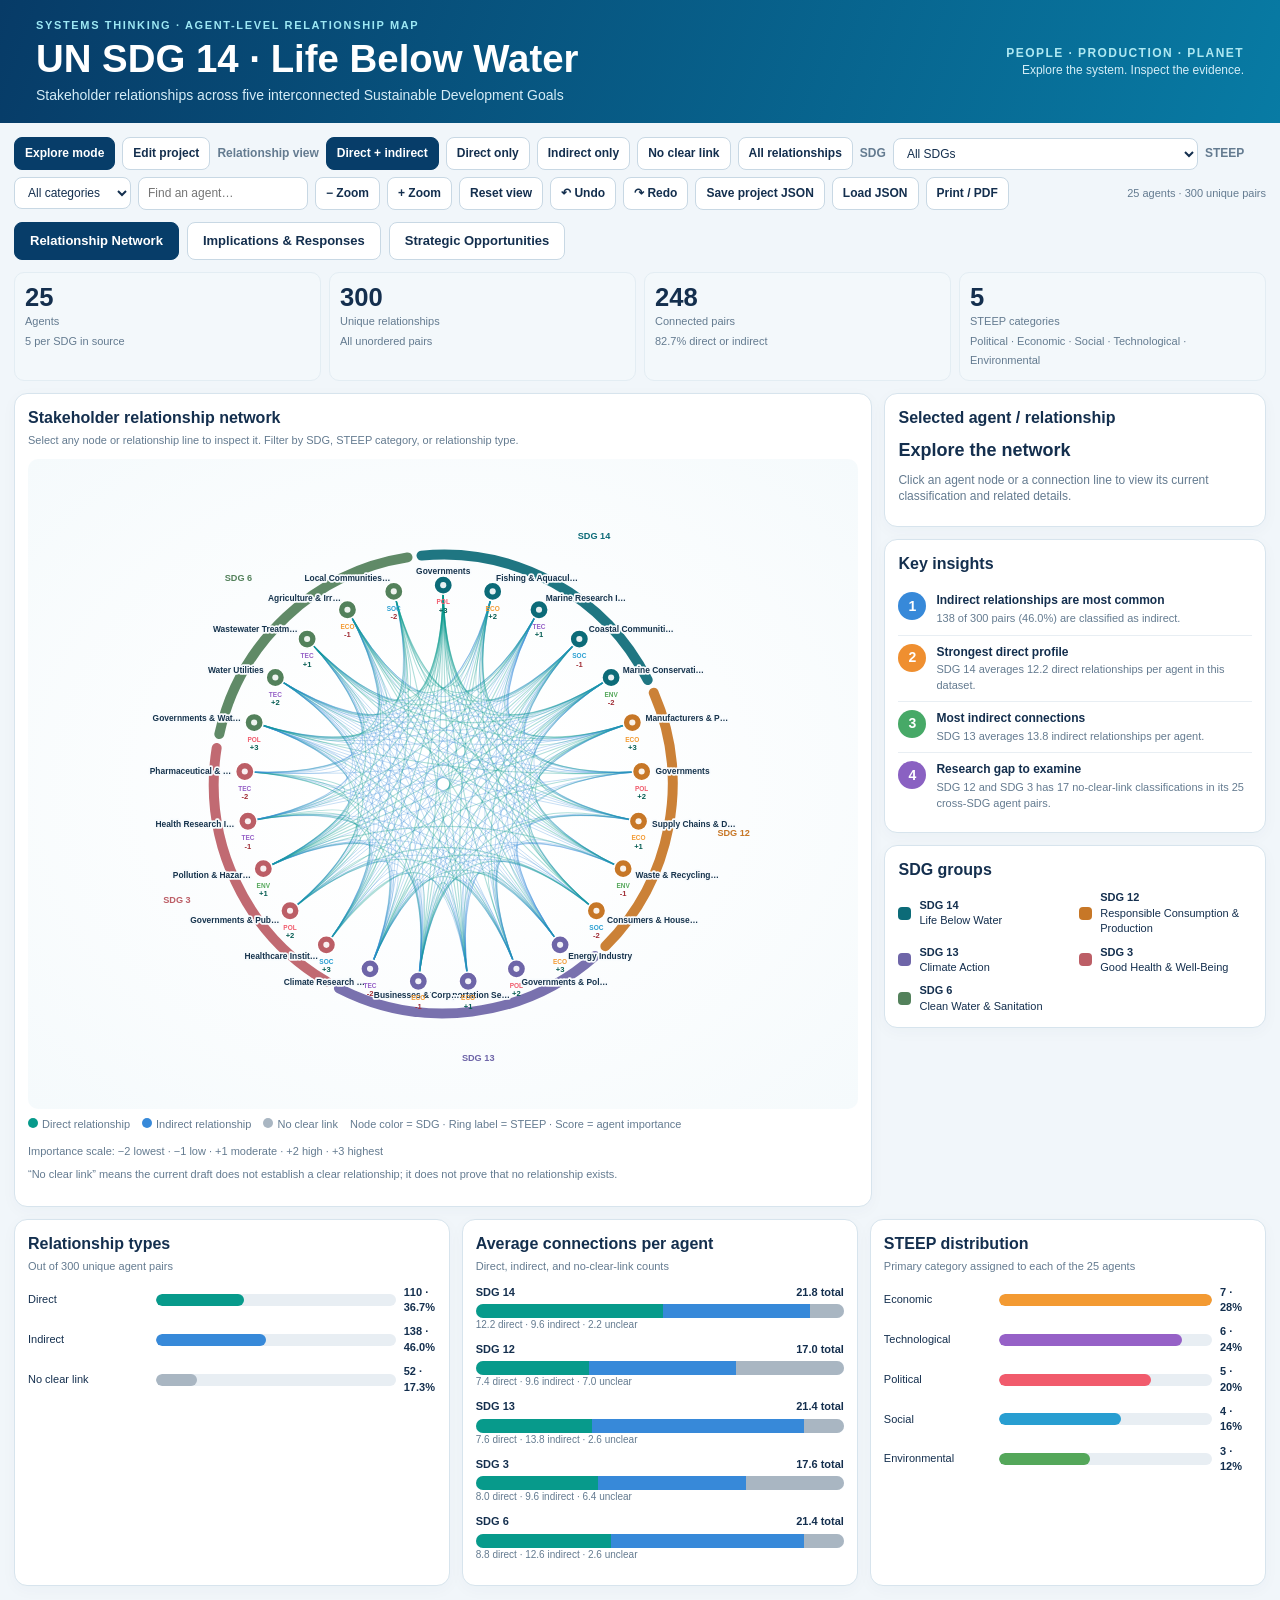
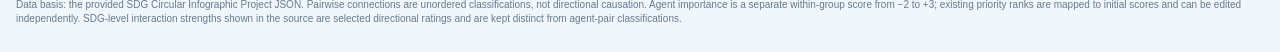
<file: assets/projects/un-systems/sdg14-interactive-systems-infographic.html>
<!doctype html><html lang="en"><head><meta charset="utf-8"><meta name="viewport" content="width=device-width,initial-scale=1"><title>SDG 14 · Interactive Systems Infographic</title>
<style>
:root{--navy:#073d69;--ink:#142f4e;--muted:#647b90;--line:#d7e4ed;--bg:#f1f6fa;--teal:#079a8b;--blue:#3789d9;--gray:#a9b6c2;--card:#fff}*{box-sizing:border-box}body{margin:0;background:var(--bg);color:var(--ink);font:14px/1.4 Inter,Segoe UI,Arial,sans-serif}header{background:linear-gradient(110deg,#073b67,#087ba4);color:#fff;padding:18px clamp(16px,3vw,36px);display:flex;justify-content:space-between;gap:20px;align-items:center}header .kicker{font-size:11px;letter-spacing:.15em;text-transform:uppercase;color:#9de8f4;font-weight:800}h1{font-size:clamp(24px,3vw,39px);line-height:1.1;margin:5px 0}header p{margin:0;color:#d5edf7;max-width:800px}header .tag{font-size:12px;letter-spacing:.12em;font-weight:800;color:#aee8f2;text-align:right}main{max-width:1800px;margin:auto;padding:14px}.toolbar{display:flex;flex-wrap:wrap;gap:7px;align-items:center;margin-bottom:12px}.toolbar label{font-size:12px;color:var(--muted);font-weight:700}button,select,input{font:inherit}button{border:1px solid #c8d8e4;background:#fff;color:var(--ink);border-radius:8px;padding:7px 10px;cursor:pointer;font-size:12px;font-weight:750}button:hover{border-color:#2b8cae}button.active{background:var(--navy);color:#fff;border-color:var(--navy)}input[type=search],select{border:1px solid #c8d8e4;background:#fff;border-radius:8px;padding:7px 9px;color:var(--ink);font-size:12px}.grid{display:grid;grid-template-columns:minmax(0,1.8fr) minmax(290px,.8fr);gap:12px}.panel{background:var(--card);border:1px solid var(--line);border-radius:13px;padding:13px;box-shadow:0 4px 16px #103b5d08;min-width:0}.panel h2{font-size:16px;margin:0 0 9px}.sub{font-size:11px;color:var(--muted);margin-top:-5px;margin-bottom:10px}.metrics{display:grid;grid-template-columns:repeat(4,minmax(0,1fr));gap:8px;margin-bottom:12px}.metric{background:#f3f8fb;border:1px solid #e3edf3;border-radius:10px;padding:10px}.metric b{display:block;font-size:clamp(20px,2vw,30px);line-height:1.1}.metric span{font-size:11px;color:var(--muted)}.vizWrap{position:relative;overflow:hidden;border-radius:10px;background:radial-gradient(ellipse at center,#fff 20%,#f5fafc 100%)}#map{display:block;width:100%;height:auto;max-height:calc(100vh - 250px);min-height:490px;touch-action:none;cursor:grab}#map.drag{cursor:grabbing}.legend{display:flex;flex-wrap:wrap;gap:12px;font-size:11px;color:var(--muted);margin-top:8px}.dot{display:inline-block;width:10px;height:10px;border-radius:50%;margin-right:4px}.sideStack{display:grid;gap:12px;align-content:start}.insight{display:grid;grid-template-columns:30px 1fr;gap:8px;padding:8px 0;border-bottom:1px solid #e8eef3}.insight:last-child{border-bottom:0}.num{width:28px;height:28px;border-radius:50%;display:grid;place-items:center;color:#fff;font-weight:900;background:#277fd1}.insight b{display:block;font-size:12px;margin-bottom:2px}.insight p{font-size:11px;color:var(--muted);margin:0}.barrow{display:grid;grid-template-columns:minmax(85px,1fr) 2fr 32px;gap:8px;align-items:center;margin:9px 0;font-size:11px}.track{height:12px;border-radius:99px;background:#e8eef3;overflow:hidden}.fill{height:100%;border-radius:99px}.bottom{display:grid;grid-template-columns:1.1fr 1fr 1fr;gap:12px;margin-top:12px}.sdgLegend{display:grid;grid-template-columns:1fr 1fr;gap:8px}.sdgItem{display:flex;gap:8px;align-items:center;font-size:11px}.swatch{width:13px;height:13px;border-radius:4px;flex-shrink:0}.detailName{font-size:18px;font-weight:850}.pill{display:inline-block;border-radius:99px;padding:3px 7px;font-size:10px;font-weight:800;background:#edf5f9;margin:3px 4px 3px 0}.detailText{font-size:12px;color:var(--muted);margin:8px 0}.smallTable{width:100%;border-collapse:collapse;font-size:11px}.smallTable td,.smallTable th{padding:6px 5px;text-align:left;border-bottom:1px solid #e7eef3}.smallTable th{color:var(--muted);font-size:10px}.scroll{max-height:340px;overflow:auto}.smallTable select{max-width:100%;padding:4px}.foot{font-size:10px;color:var(--muted);margin:12px 2px}.hidden{display:none!important}.tooltip{position:fixed;pointer-events:none;z-index:5;background:#102e4b;color:#fff;padding:8px 10px;border-radius:7px;font-size:11px;max-width:240px;box-shadow:0 6px 20px #0002;display:none}.agent{cursor:pointer}.agent:focus{outline:none}.agent:focus circle,.agent.selected circle{stroke:#071f36;stroke-width:4}.nodeLabel{font-size:11px;fill:#17344d;paint-order:stroke;stroke:#f8fbfd;stroke-width:4.5px;stroke-linejoin:round;stroke-linecap:round;pointer-events:none}.chord{stroke-linecap:round}.agent:hover .nodeLabel,.agent.selected .nodeLabel{fill:#071f36;stroke-width:5.5px;font-size:11.5px}.chord{fill:none;opacity:.32;cursor:pointer}.chord:hover{opacity:1!important;stroke-width:2.8!important}.controls{display:flex;gap:5px;flex-wrap:wrap;align-items:center}.status{font-size:11px;color:var(--muted);margin-left:auto}@media(max-width:1000px){.grid{grid-template-columns:1fr}.bottom{grid-template-columns:1fr 1fr}#map{max-height:none}}@media(max-width:650px){header{display:block}header .tag{text-align:left;margin-top:10px}.metrics{grid-template-columns:1fr 1fr}.bottom{grid-template-columns:1fr}#map{min-height:420px}.toolbar{align-items:stretch}.status{width:100%;margin:0}}@media print{.toolbar{display:none}body{background:#fff}main{max-width:none}.grid{grid-template-columns:1.6fr .8fr}.bottom{grid-template-columns:1fr 1fr 1fr}#map{max-height:650px;min-height:0}.panel{box-shadow:none;break-inside:avoid}}
.editOnly{display:none}body.editing .editOnly{display:inline-flex}body.editing #managePanel,body.editing #directoryPanel{outline:2px solid #b8d9e9}body:not(.editing) #managePanel,body:not(.editing) #directoryPanel{display:none!important}#saveStatus{margin-left:8px}.modeHint{font-size:11px;color:var(--muted)}@media print{#managePanel,#directoryPanel{display:none!important}}

.viewTabs{display:flex;gap:8px;flex-wrap:wrap;margin:0 0 12px}.viewTabs button{padding:9px 15px;font-size:13px}.impToolbar{display:flex;gap:8px;flex-wrap:wrap;margin-bottom:12px}.impToolbar button{padding:8px 14px}.impToolbar button.active{background:#087ba4;border-color:#087ba4}.impToolbar #positiveTab.active{background:#087b70;border-color:#087b70}.impToolbar #negativeTab{color:#b4232f;border-color:#e6a5aa;background:#fff7f7}.impToolbar #negativeTab:hover{background:#ffeded;border-color:#d66b75}.impToolbar #negativeTab.active{background:#c62836;border-color:#c62836;color:#fff;box-shadow:0 0 0 2px #c6283622}.impGrid{display:grid;grid-template-columns:repeat(3,minmax(0,1fr));gap:12px}.impCard{background:#fff;border:1px solid var(--line);border-radius:13px;padding:16px;box-shadow:0 4px 16px #103b5d08}.impCard.negativeCard{border-left:4px solid #c62836;background:linear-gradient(110deg,#fffafa 0%,#fff 38%)}.impCard.negativeCard .eyebrow{color:#b4232f}.impCard.negativeCard .dimensionBlock h4{color:#a51f2b}.impCard h3{font-size:16px;margin:0 0 4px;color:var(--ink)}.impCard .eyebrow{font-size:10px;font-weight:850;letter-spacing:.09em;text-transform:uppercase;color:#087ba4;margin-bottom:6px}.impCard p{font-size:12px;color:var(--muted);margin:8px 0}.impCard ul{padding-left:17px;margin:8px 0;color:var(--ink);font-size:12px}.impCard li{margin:5px 0}.impCard .agents{border-top:1px solid #e8eef3;padding-top:8px;margin-top:10px;font-size:10px;color:var(--muted)}.impCard .responseList{border-top:1px solid #e8eef3;margin-top:10px;padding-top:9px}.impCard .responseList b{font-size:11px;color:#087b70}.impNote{background:#edf5f9;border-left:4px solid #3789d9;border-radius:8px;padding:10px 12px;font-size:11px;color:#38566e;margin-top:12px}.impSectionTitle{font-size:18px;margin:16px 0 9px}@media(max-width:900px){.impGrid{grid-template-columns:1fr 1fr}}@media(max-width:600px){.impGrid{grid-template-columns:1fr}}
.dimensionBlock{border-top:1px solid #e8eef3;margin-top:11px;padding-top:10px}.dimensionBlock h4{font-size:11px;color:#07577d;margin:0 0 6px}.dimensionBlock .fieldLabel{font-size:9px;font-weight:850;letter-spacing:.08em;text-transform:uppercase;color:#71879a;margin-top:7px}.dimensionBlock p{font-size:12px;color:var(--ink);margin:3px 0 0;line-height:1.5}.dimensionBlock .insightText{color:#526b80}.oppCard{background:#fff;border:1px solid var(--line);border-top:3px solid #16836f;border-radius:13px;padding:16px;box-shadow:0 4px 16px #103b5d08}.oppCard h3{font-size:16px;margin:0 0 6px}.oppCard p{font-size:12px;color:var(--muted);margin:7px 0}.oppCard .eyebrow{font-size:10px;font-weight:850;letter-spacing:.09em;text-transform:uppercase;color:#087ba4;margin-bottom:6px}.oppCard .tagRow{display:flex;flex-wrap:wrap;gap:5px;margin:8px 0}.oppCard .tag{font-size:10px;font-weight:800;border-radius:99px;padding:4px 7px;background:#edf5f9;color:#315a72}.oppCard h4{font-size:11px;margin:12px 0 4px;color:#07577d}.oppCard ul{padding-left:17px;margin:5px 0;font-size:12px}.oppCard li{margin:4px 0}.oppCard .evidence{border-top:1px solid #e8eef3;margin-top:10px;padding-top:9px}.oppCard .measure{background:#f3f8fb;border-radius:8px;padding:8px;margin-top:7px}.oppCard .measure b{font-size:11px}.oppCard .measure span{display:block;font-size:11px;color:#526b80;margin-top:2px}.oppCard .traceBtn{margin-top:10px}.impCard .traceBtn{margin-top:10px;background:#eef7fc;border-color:#b8d9e9;color:#07577d}.impCard .traceBtn:hover{background:#dff1f8}.implicationLink{filter:drop-shadow(0 0 3px #f0a928)}#implicationFocusBar{border-width:2px}.hidden{display:none!important}
</style></head><body><header><div><div class="kicker">Systems thinking · Agent-level relationship map</div><h1 id="infographicTitle">UN SDG 14 · Life Below Water</h1><p id="infographicSubtitle">Stakeholder relationships across five interconnected Sustainable Development Goals</p></div><div class="tag">PEOPLE · PRODUCTION · PLANET<br><span style="font-weight:500;letter-spacing:0;color:#d4edf6">Explore the system. Inspect the evidence.</span></div></header>
<main><div class="toolbar"><button id="exploreMode" class="active">Explore mode</button><button id="editMode">Edit project</button><label>Relationship view</label><button class="active" data-mode="both">Direct + indirect</button><button data-mode="direct">Direct only</button><button data-mode="indirect">Indirect only</button><button data-mode="noClear">No clear link</button><button data-mode="all">All relationships</button><label for="sdgFilter">SDG</label><select id="sdgFilter"><option value="all">All five SDGs</option></select><label for="steepFilter">STEEP</label><select id="steepFilter"><option value="all">All categories</option><option>Political</option><option>Economic</option><option>Social</option><option>Technological</option><option>Environmental</option></select><input id="search" type="search" placeholder="Find an agent…" aria-label="Find an agent"><button id="zoomOut">− Zoom</button><button id="zoomIn">+ Zoom</button><button id="zoomReset">Reset view</button><button id="undoBtn" disabled>↶ Undo</button><button id="redoBtn" disabled>↷ Redo</button><button id="export">Save project JSON</button><button id="importBtn">Load JSON</button><input type="file" id="fileInput" accept=".json,application/json" hidden><button onclick="window.print()">Print / PDF</button><span class="status" id="status">25 agents · 300 unique pairs</span></div>
<div class="viewTabs" role="tablist" aria-label="Infographic views"><button id="networkTab" class="active" role="tab" aria-selected="true">Relationship Network</button><button id="implicationsTab" role="tab" aria-selected="false">Implications &amp; Responses</button><button id="opportunitiesTab" role="tab" aria-selected="false">Strategic Opportunities</button></div>
<div id="implicationsView" class="hidden" role="tabpanel"><section class="panel"><h2 id="impMainTitle">Implications and strategic responses</h2><div class="sub" id="impSubtitle">Explore how stakeholder relationships may create opportunities and risks, and the actions that can strengthen or mitigate them.</div>
<div class="impToolbar" role="tablist" aria-label="Implication type"><button id="positiveTab" class="active" aria-selected="true">Positive implications</button><button id="negativeTab" aria-selected="false">Negative implications</button></div>
<div id="positiveImplications"><h3 class="impSectionTitle" id="positiveHeading">Positive implications</h3><div class="impGrid" id="positiveCards"></div></div>
<div id="negativeImplications" class="hidden"><h3 class="impSectionTitle" id="negativeHeading">Negative implications</h3><div class="impGrid" id="negativeCards"></div></div>
<div class="impNote" id="impNote"></div>
<div class="panel editOnly" id="implicationsEditor" style="margin-top:14px"><h2>Edit implications &amp; responses</h2><div class="sub">These controls appear in Edit Project mode. Changes are included when you export the project JSON.</div><div class="controls" style="margin-bottom:8px"><button id="editImpIntroBtn">Edit section title &amp; description</button><button id="editImpNoteBtn">Edit interpretation note</button><button id="addPositiveBtn" class="active">+ Add positive implication</button><button id="addNegativeBtn" class="active">+ Add negative implication</button></div><div class="controls"><label for="impCardSelect">Edit card</label><select id="impCardSelect"></select><button id="editImpCardBtn">Edit selected card</button><button id="removeImpCardBtn">Remove selected card</button></div><p class="detailText">Each card includes three editable dimensions. Each dimension has a response and its strategic insight, in addition to the implication details and related stakeholders.</p></div>
</section></div>
<div id="opportunitiesView" class="hidden" role="tabpanel"><section class="panel"><h2 id="oppMainTitle">Strategic Opportunities for SDG 14</h2><div class="sub" id="oppSubtitle">Evidence-informed concepts designed to create measurable positive impact for Life Below Water.</div><div class="impNote" id="oppDefinition"><b>Strategic opportunity:</b> an informed concept that translates ecosystem insights into an intervention with a measurable contribution to a Primary SDG target.</div><div class="metrics" id="oppSummaryMetrics" style="margin-top:12px"></div><div class="impGrid" id="opportunityCards"></div><div class="impNote" id="oppMethodNote"></div><div class="panel editOnly" id="opportunityEditor" style="margin-top:14px"><h2>Edit strategic opportunities</h2><div class="sub">Opportunity concepts and measures are stored in the project JSON and can be edited for another SDG project.</div><div class="controls"><button id="editOppIntroBtn">Edit section title &amp; description</button><button id="addOppBtn" class="active">+ Add opportunity</button><label for="oppCardSelect">Edit card</label><select id="oppCardSelect"></select><button id="editOppCardBtn">Edit selected</button><button id="removeOppCardBtn">Remove selected</button></div></div></section></div>
<div id="networkView">
<div id="implicationFocusBar" class="panel hidden" style="margin:0 0 12px;border-color:#f0b44c;background:#fffaf0"><b id="implicationFocusTitle">Implication connections</b><div class="sub" id="implicationFocusText" style="margin:4px 0 8px">Highlighted lines show the relationships among this implication’s selected stakeholders.</div><button id="clearImplicationFocus">Clear implication highlight</button></div><div class="metrics" id="metrics"></div><div class="grid"><section class="panel"><h2>Stakeholder relationship network</h2><div class="sub">Select any node or relationship line to inspect it. Filter by SDG, STEEP category, or relationship type.</div><div class="vizWrap"><svg id="map" viewBox="0 0 1000 850" role="img" aria-label="Interactive circular network of 25 agents"></svg></div><div class="legend"><span><i class="dot" style="background:#079a8b"></i>Direct relationship</span><span><i class="dot" style="background:#3789d9"></i>Indirect relationship</span><span><i class="dot" style="background:#a9b6c2"></i>No clear link</span><span>Node color = SDG · Ring label = STEEP · Score = agent importance</span><span>Importance scale: −2 lowest · −1 low · +1 moderate · +2 high · +3 highest</span></div><div class="sub" style="margin-top:8px">“No clear link” means the current draft does not establish a clear relationship; it does not prove that no relationship exists.</div></section>
<div class="sideStack"><section class="panel"><h2>Selected agent / relationship</h2><div id="detail"><div class="detailName">Explore the network</div><div class="detailText">Click an agent node or a connection line to view its current classification and related details.</div></div></section><section class="panel"><h2>Key insights</h2><div id="insights"></div></section><section class="panel"><h2>SDG groups</h2><div id="sdgLegend" class="sdgLegend"></div></section></div></div>
<div class="bottom"><section class="panel"><h2>Relationship types</h2><div class="sub">Out of 300 unique agent pairs</div><div id="typeBars"></div></section><section class="panel"><h2>Average connections per agent</h2><div class="sub">Direct, indirect, and no-clear-link counts</div><div id="avgBars"></div></section><section class="panel"><h2>STEEP distribution</h2><div class="sub">Primary category assigned to each of the 25 agents</div><div id="steepBars"></div></section></div>
</div>
<section class="panel" style="margin-top:12px" id="managePanel"><h2>Project builder · Manage SDGs & agents</h2><div class="controls" style="margin:10px 0 14px"><label for="templateSelect">Start from template</label><select id="templateSelect"><option value="">Choose a template…</option><option value="sdg">UN SDG analysis</option><option value="stakeholder">Stakeholder relationship map</option><option value="steep">STEEP analysis</option><option value="systems">General systems-thinking network</option><option value="blank">Blank project</option></select><button id="applyTemplateBtn">Load template</button><span id="saveStatus" class="status">Draft recovery ready</span></div><div class="sub">Reuse this tool for other projects. Add, rename, recolor, and remove SDG groups and agents. New agent relationships start as “No clear link” until you classify them.</div><div class="controls" style="margin-bottom:10px"><button id="editTitleBtn">Edit infographic title</button><button id="editInsightsBtn">Edit key insights</button><button id="resetInsightsBtn">Reset auto insights</button><button id="addSdgBtn" class="active">+ Add SDG</button><button id="renameSdgBtn">Rename selected SDG</button><button id="colorSdgBtn">Change SDG color</button><button id="removeSdgBtn">Remove selected SDG</button><label for="manageSdgSelect">Manage SDG</label><select id="manageSdgSelect"></select></div><div class="controls"><button id="addAgentBtn" class="active">+ Add agent</button><label for="manageAgentSelect">Manage agent</label><select id="manageAgentSelect"></select><button id="renameAgentBtn">Rename agent</button><button id="moveAgentBtn">Move to SDG</button><button id="removeAgentBtn">Remove agent</button></div><p class="detailText">Tip: removing an SDG also removes its agents and their relationship records. Removing an agent deletes only that agent and its pair records. Export JSON to save a reusable copy of your project.</p></section><section class="panel" style="margin-top:12px" id="directoryPanel"><h2>Agent directory & editable classifications</h2><div class="sub">Edit an agent’s STEEP category and importance score, or change pair classifications below. Counts and visualizations update automatically.</div><div class="scroll"><table class="smallTable" id="agentTable"><thead><tr><th>Agent</th><th>SDG</th><th>STEEP</th><th>Importance</th><th>Direct</th><th>Indirect</th><th>No clear link</th><th>Total connections</th></tr></thead><tbody></tbody></table></div><h3 style="font-size:13px;margin:18px 0 7px">Pair-level relationship classifications</h3><div class="controls"><input id="pairSearch" type="search" placeholder="Filter pairs by agent name…"><select id="pairTypeFilter"><option value="all">All classifications</option><option value="direct">Direct</option><option value="indirect">Indirect</option><option value="noClear">No clear link</option></select><span id="pairCount" class="status"></span></div><div class="scroll" style="max-height:360px;margin-top:7px"><table class="smallTable" id="pairTable"><thead><tr><th>Agent A</th><th>Agent B</th><th>Classification</th></tr></thead><tbody></tbody></table></div></section><div class="foot">Data basis: the provided SDG Circular Infographic Project JSON. Pairwise connections are unordered classifications, not directional causation. Agent importance is a separate within-group score from −2 to +3; existing priority ranks are mapped to initial scores and can be edited independently. SDG-level interaction strengths shown in the source are selected directional ratings and are kept distinct from agent-pair classifications.</div></main><div class="tooltip" id="tip"></div>
<script>
const SOURCE={"agents":[{"id":"P14-1","name":"Governments","sdg":"SDG 14","direct":24,"indirect":0,"noClear":0,"connections":24,"rank":1,"priorityRank":1,"steep":"Political"},{"id":"P14-2","name":"Fishing & Aquaculture Industries","sdg":"SDG 14","direct":11,"indirect":8,"noClear":5,"connections":19,"rank":2,"priorityRank":2,"steep":"Economic"},{"id":"P14-3","name":"Marine Research Institutions","sdg":"SDG 14","direct":7,"indirect":15,"noClear":2,"connections":22,"rank":3,"priorityRank":3,"steep":"Technological"},{"id":"P14-4","name":"Coastal Communities & Small-Scale Fishers","sdg":"SDG 14","direct":9,"indirect":13,"noClear":2,"connections":22,"rank":4,"priorityRank":4,"steep":"Social"},{"id":"P14-5","name":"Marine Conservation Organizations","sdg":"SDG 14","direct":10,"indirect":12,"noClear":2,"connections":22,"rank":5,"priorityRank":5,"steep":"Environmental"},{"id":"I12-1","name":"Manufacturers & Producers","sdg":"SDG 12","direct":10,"indirect":10,"noClear":4,"connections":20,"rank":1,"priorityRank":1,"steep":"Economic"},{"id":"I12-2","name":"Governments","sdg":"SDG 12","direct":6,"indirect":9,"noClear":9,"connections":15,"rank":2,"priorityRank":2,"steep":"Political"},{"id":"I12-3","name":"Supply Chains & Distributors","sdg":"SDG 12","direct":6,"indirect":10,"noClear":8,"connections":16,"rank":3,"priorityRank":3,"steep":"Economic"},{"id":"I12-4","name":"Waste & Recycling Services","sdg":"SDG 12","direct":6,"indirect":11,"noClear":7,"connections":17,"rank":4,"priorityRank":4,"steep":"Environmental"},{"id":"I12-5","name":"Consumers & Households","sdg":"SDG 12","direct":9,"indirect":8,"noClear":7,"connections":17,"rank":5,"priorityRank":5,"steep":"Social"},{"id":"I13-1","name":"Energy Industry","sdg":"SDG 13","direct":6,"indirect":16,"noClear":2,"connections":22,"rank":1,"priorityRank":1,"steep":"Economic"},{"id":"I13-2","name":"Governments & Policymakers","sdg":"SDG 13","direct":7,"indirect":13,"noClear":4,"connections":20,"rank":2,"priorityRank":2,"steep":"Political"},{"id":"I13-3","name":"Transportation Sector","sdg":"SDG 13","direct":6,"indirect":14,"noClear":4,"connections":20,"rank":3,"priorityRank":3,"steep":"Economic"},{"id":"I13-4","name":"Businesses & Corporations","sdg":"SDG 13","direct":11,"indirect":12,"noClear":1,"connections":23,"rank":4,"priorityRank":4,"steep":"Economic"},{"id":"I13-5","name":"Climate Research Institutions","sdg":"SDG 13","direct":8,"indirect":14,"noClear":2,"connections":22,"rank":5,"priorityRank":5,"steep":"Technological"},{"id":"I3-1","name":"Healthcare Institutions & Providers","sdg":"SDG 3","direct":8,"indirect":10,"noClear":6,"connections":18,"rank":1,"priorityRank":1,"steep":"Social"},{"id":"I3-2","name":"Governments & Public Health Agencies","sdg":"SDG 3","direct":9,"indirect":9,"noClear":6,"connections":18,"rank":2,"priorityRank":2,"steep":"Political"},{"id":"I3-3","name":"Pollution & Hazardous Chemical Sources","sdg":"SDG 3","direct":11,"indirect":11,"noClear":2,"connections":22,"rank":3,"priorityRank":3,"steep":"Environmental"},{"id":"I3-4","name":"Health Research Institutions","sdg":"SDG 3","direct":7,"indirect":10,"noClear":7,"connections":17,"rank":4,"priorityRank":4,"steep":"Technological"},{"id":"I3-5","name":"Pharmaceutical & Medical Technology Industry","sdg":"SDG 3","direct":5,"indirect":8,"noClear":11,"connections":13,"rank":5,"priorityRank":5,"steep":"Technological"},{"id":"I6-1","name":"Governments & Water Regulators","sdg":"SDG 6","direct":8,"indirect":15,"noClear":1,"connections":23,"rank":1,"priorityRank":1,"steep":"Political"},{"id":"I6-2","name":"Water Utilities","sdg":"SDG 6","direct":5,"indirect":19,"noClear":0,"connections":24,"rank":2,"priorityRank":2,"steep":"Technological"},{"id":"I6-3","name":"Wastewater Treatment Services","sdg":"SDG 6","direct":9,"indirect":14,"noClear":1,"connections":23,"rank":3,"priorityRank":3,"steep":"Technological"},{"id":"I6-4","name":"Agriculture & Irrigation Sector","sdg":"SDG 6","direct":10,"indirect":12,"noClear":2,"connections":22,"rank":4,"priorityRank":4,"steep":"Economic"},{"id":"I6-5","name":"Local Communities & Water Users","sdg":"SDG 6","direct":12,"indirect":3,"noClear":9,"connections":15,"rank":5,"priorityRank":5,"steep":"Social"}],"pairs":[{"i":0,"j":1,"type":"direct"},{"i":0,"j":2,"type":"direct"},{"i":0,"j":3,"type":"direct"},{"i":0,"j":4,"type":"direct"},{"i":0,"j":5,"type":"direct"},{"i":0,"j":6,"type":"direct"},{"i":0,"j":7,"type":"direct"},{"i":0,"j":8,"type":"direct"},{"i":0,"j":9,"type":"direct"},{"i":0,"j":10,"type":"direct"},{"i":0,"j":11,"type":"direct"},{"i":0,"j":12,"type":"direct"},{"i":0,"j":13,"type":"direct"},{"i":0,"j":14,"type":"direct"},{"i":0,"j":15,"type":"direct"},{"i":0,"j":16,"type":"direct"},{"i":0,"j":17,"type":"direct"},{"i":0,"j":18,"type":"direct"},{"i":0,"j":19,"type":"direct"},{"i":0,"j":20,"type":"direct"},{"i":0,"j":21,"type":"direct"},{"i":0,"j":22,"type":"direct"},{"i":0,"j":23,"type":"direct"},{"i":0,"j":24,"type":"direct"},{"i":1,"j":2,"type":"direct"},{"i":1,"j":3,"type":"direct"},{"i":1,"j":4,"type":"noClear"},{"i":1,"j":5,"type":"direct"},{"i":1,"j":6,"type":"direct"},{"i":1,"j":7,"type":"direct"},{"i":1,"j":8,"type":"indirect"},{"i":1,"j":9,"type":"direct"},{"i":1,"j":10,"type":"indirect"},{"i":1,"j":11,"type":"noClear"},{"i":1,"j":12,"type":"direct"},{"i":1,"j":13,"type":"direct"},{"i":1,"j":14,"type":"indirect"},{"i":1,"j":15,"type":"indirect"},{"i":1,"j":16,"type":"noClear"},{"i":1,"j":17,"type":"indirect"},{"i":1,"j":18,"type":"noClear"},{"i":1,"j":19,"type":"noClear"},{"i":1,"j":20,"type":"indirect"},{"i":1,"j":21,"type":"indirect"},{"i":1,"j":22,"type":"indirect"},{"i":1,"j":23,"type":"direct"},{"i":1,"j":24,"type":"direct"},{"i":2,"j":3,"type":"noClear"},{"i":2,"j":4,"type":"direct"},{"i":2,"j":5,"type":"indirect"},{"i":2,"j":6,"type":"indirect"},{"i":2,"j":7,"type":"indirect"},{"i":2,"j":8,"type":"indirect"},{"i":2,"j":9,"type":"indirect"},{"i":2,"j":10,"type":"indirect"},{"i":2,"j":11,"type":"indirect"},{"i":2,"j":12,"type":"indirect"},{"i":2,"j":13,"type":"indirect"},{"i":2,"j":14,"type":"direct"},{"i":2,"j":15,"type":"indirect"},{"i":2,"j":16,"type":"indirect"},{"i":2,"j":17,"type":"indirect"},{"i":2,"j":18,"type":"direct"},{"i":2,"j":19,"type":"noClear"},{"i":2,"j":20,"type":"indirect"},{"i":2,"j":21,"type":"indirect"},{"i":2,"j":22,"type":"direct"},{"i":2,"j":23,"type":"indirect"},{"i":2,"j":24,"type":"direct"},{"i":3,"j":4,"type":"direct"},{"i":3,"j":5,"type":"indirect"},{"i":3,"j":6,"type":"indirect"},{"i":3,"j":7,"type":"indirect"},{"i":3,"j":8,"type":"indirect"},{"i":3,"j":9,"type":"direct"},{"i":3,"j":10,"type":"indirect"},{"i":3,"j":11,"type":"direct"},{"i":3,"j":12,"type":"indirect"},{"i":3,"j":13,"type":"indirect"},{"i":3,"j":14,"type":"direct"},{"i":3,"j":15,"type":"direct"},{"i":3,"j":16,"type":"indirect"},{"i":3,"j":17,"type":"direct"},{"i":3,"j":18,"type":"indirect"},{"i":3,"j":19,"type":"noClear"},{"i":3,"j":20,"type":"indirect"},{"i":3,"j":21,"type":"indirect"},{"i":3,"j":22,"type":"indirect"},{"i":3,"j":23,"type":"indirect"},{"i":3,"j":24,"type":"direct"},{"i":4,"j":5,"type":"direct"},{"i":4,"j":6,"type":"indirect"},{"i":4,"j":7,"type":"indirect"},{"i":4,"j":8,"type":"direct"},{"i":4,"j":9,"type":"indirect"},{"i":4,"j":10,"type":"indirect"},{"i":4,"j":11,"type":"indirect"},{"i":4,"j":12,"type":"indirect"},{"i":4,"j":13,"type":"direct"},{"i":4,"j":14,"type":"direct"},{"i":4,"j":15,"type":"indirect"},{"i":4,"j":16,"type":"indirect"},{"i":4,"j":17,"type":"direct"},{"i":4,"j":18,"type":"indirect"},{"i":4,"j":19,"type":"noClear"},{"i":4,"j":20,"type":"indirect"},{"i":4,"j":21,"type":"indirect"},{"i":4,"j":22,"type":"direct"},{"i":4,"j":23,"type":"indirect"},{"i":4,"j":24,"type":"direct"},{"i":5,"j":6,"type":"direct"},{"i":5,"j":7,"type":"direct"},{"i":5,"j":8,"type":"direct"},{"i":5,"j":9,"type":"direct"},{"i":5,"j":10,"type":"indirect"},{"i":5,"j":11,"type":"indirect"},{"i":5,"j":12,"type":"indirect"},{"i":5,"j":13,"type":"direct"},{"i":5,"j":14,"type":"indirect"},{"i":5,"j":15,"type":"noClear"},{"i":5,"j":16,"type":"noClear"},{"i":5,"j":17,"type":"direct"},{"i":5,"j":18,"type":"indirect"},{"i":5,"j":19,"type":"indirect"},{"i":5,"j":20,"type":"noClear"},{"i":5,"j":21,"type":"indirect"},{"i":5,"j":22,"type":"indirect"},{"i":5,"j":23,"type":"direct"},{"i":5,"j":24,"type":"noClear"},{"i":6,"j":7,"type":"noClear"},{"i":6,"j":8,"type":"noClear"},{"i":6,"j":9,"type":"noClear"},{"i":6,"j":10,"type":"indirect"},{"i":6,"j":11,"type":"direct"},{"i":6,"j":12,"type":"noClear"},{"i":6,"j":13,"type":"indirect"},{"i":6,"j":14,"type":"indirect"},{"i":6,"j":15,"type":"noClear"},{"i":6,"j":16,"type":"direct"},{"i":6,"j":17,"type":"indirect"},{"i":6,"j":18,"type":"noClear"},{"i":6,"j":19,"type":"noClear"},{"i":6,"j":20,"type":"direct"},{"i":6,"j":21,"type":"indirect"},{"i":6,"j":22,"type":"indirect"},{"i":6,"j":23,"type":"noClear"},{"i":6,"j":24,"type":"noClear"},{"i":7,"j":8,"type":"noClear"},{"i":7,"j":9,"type":"direct"},{"i":7,"j":10,"type":"indirect"},{"i":7,"j":11,"type":"indirect"},{"i":7,"j":12,"type":"indirect"},{"i":7,"j":13,"type":"direct"},{"i":7,"j":14,"type":"indirect"},{"i":7,"j":15,"type":"noClear"},{"i":7,"j":16,"type":"noClear"},{"i":7,"j":17,"type":"noClear"},{"i":7,"j":18,"type":"noClear"},{"i":7,"j":19,"type":"noClear"},{"i":7,"j":20,"type":"indirect"},{"i":7,"j":21,"type":"indirect"},{"i":7,"j":22,"type":"indirect"},{"i":7,"j":23,"type":"direct"},{"i":7,"j":24,"type":"noClear"},{"i":8,"j":9,"type":"noClear"},{"i":8,"j":10,"type":"indirect"},{"i":8,"j":11,"type":"indirect"},{"i":8,"j":12,"type":"indirect"},{"i":8,"j":13,"type":"indirect"},{"i":8,"j":14,"type":"indirect"},{"i":8,"j":15,"type":"noClear"},{"i":8,"j":16,"type":"noClear"},{"i":8,"j":17,"type":"direct"},{"i":8,"j":18,"type":"noClear"},{"i":8,"j":19,"type":"noClear"},{"i":8,"j":20,"type":"indirect"},{"i":8,"j":21,"type":"indirect"},{"i":8,"j":22,"type":"direct"},{"i":8,"j":23,"type":"indirect"},{"i":8,"j":24,"type":"direct"},{"i":9,"j":10,"type":"indirect"},{"i":9,"j":11,"type":"indirect"},{"i":9,"j":12,"type":"indirect"},{"i":9,"j":13,"type":"direct"},{"i":9,"j":14,"type":"indirect"},{"i":9,"j":15,"type":"direct"},{"i":9,"j":16,"type":"direct"},{"i":9,"j":17,"type":"noClear"},{"i":9,"j":18,"type":"noClear"},{"i":9,"j":19,"type":"noClear"},{"i":9,"j":20,"type":"indirect"},{"i":9,"j":21,"type":"indirect"},{"i":9,"j":22,"type":"noClear"},{"i":9,"j":23,"type":"direct"},{"i":9,"j":24,"type":"noClear"},{"i":10,"j":11,"type":"direct"},{"i":10,"j":12,"type":"direct"},{"i":10,"j":13,"type":"direct"},{"i":10,"j":14,"type":"direct"},{"i":10,"j":15,"type":"noClear"},{"i":10,"j":16,"type":"indirect"},{"i":10,"j":17,"type":"indirect"},{"i":10,"j":18,"type":"indirect"},{"i":10,"j":19,"type":"indirect"},{"i":10,"j":20,"type":"indirect"},{"i":10,"j":21,"type":"indirect"},{"i":10,"j":22,"type":"indirect"},{"i":10,"j":23,"type":"direct"},{"i":10,"j":24,"type":"noClear"},{"i":11,"j":12,"type":"indirect"},{"i":11,"j":13,"type":"indirect"},{"i":11,"j":14,"type":"direct"},{"i":11,"j":15,"type":"noClear"},{"i":11,"j":16,"type":"direct"},{"i":11,"j":17,"type":"indirect"},{"i":11,"j":18,"type":"indirect"},{"i":11,"j":19,"type":"indirect"},{"i":11,"j":20,"type":"direct"},{"i":11,"j":21,"type":"indirect"},{"i":11,"j":22,"type":"indirect"},{"i":11,"j":23,"type":"noClear"},{"i":11,"j":24,"type":"noClear"},{"i":12,"j":13,"type":"direct"},{"i":12,"j":14,"type":"indirect"},{"i":12,"j":15,"type":"direct"},{"i":12,"j":16,"type":"noClear"},{"i":12,"j":17,"type":"indirect"},{"i":12,"j":18,"type":"noClear"},{"i":12,"j":19,"type":"noClear"},{"i":12,"j":20,"type":"indirect"},{"i":12,"j":21,"type":"indirect"},{"i":12,"j":22,"type":"indirect"},{"i":12,"j":23,"type":"indirect"},{"i":12,"j":24,"type":"direct"},{"i":13,"j":14,"type":"direct"},{"i":13,"j":15,"type":"indirect"},{"i":13,"j":16,"type":"indirect"},{"i":13,"j":17,"type":"direct"},{"i":13,"j":18,"type":"indirect"},{"i":13,"j":19,"type":"direct"},{"i":13,"j":20,"type":"indirect"},{"i":13,"j":21,"type":"indirect"},{"i":13,"j":22,"type":"indirect"},{"i":13,"j":23,"type":"indirect"},{"i":13,"j":24,"type":"noClear"},{"i":14,"j":15,"type":"indirect"},{"i":14,"j":16,"type":"indirect"},{"i":14,"j":17,"type":"indirect"},{"i":14,"j":18,"type":"direct"},{"i":14,"j":19,"type":"noClear"},{"i":14,"j":20,"type":"indirect"},{"i":14,"j":21,"type":"indirect"},{"i":14,"j":22,"type":"indirect"},{"i":14,"j":23,"type":"indirect"},{"i":14,"j":24,"type":"noClear"},{"i":15,"j":16,"type":"direct"},{"i":15,"j":17,"type":"indirect"},{"i":15,"j":18,"type":"direct"},{"i":15,"j":19,"type":"direct"},{"i":15,"j":20,"type":"indirect"},{"i":15,"j":21,"type":"indirect"},{"i":15,"j":22,"type":"indirect"},{"i":15,"j":23,"type":"indirect"},{"i":15,"j":24,"type":"direct"},{"i":16,"j":17,"type":"direct"},{"i":16,"j":18,"type":"direct"},{"i":16,"j":19,"type":"noClear"},{"i":16,"j":20,"type":"direct"},{"i":16,"j":21,"type":"direct"},{"i":16,"j":22,"type":"indirect"},{"i":16,"j":23,"type":"indirect"},{"i":16,"j":24,"type":"indirect"},{"i":17,"j":18,"type":"direct"},{"i":17,"j":19,"type":"direct"},{"i":17,"j":20,"type":"indirect"},{"i":17,"j":21,"type":"indirect"},{"i":17,"j":22,"type":"direct"},{"i":17,"j":23,"type":"direct"},{"i":17,"j":24,"type":"indirect"},{"i":18,"j":19,"type":"direct"},{"i":18,"j":20,"type":"indirect"},{"i":18,"j":21,"type":"indirect"},{"i":18,"j":22,"type":"indirect"},{"i":18,"j":23,"type":"indirect"},{"i":18,"j":24,"type":"noClear"},{"i":19,"j":20,"type":"indirect"},{"i":19,"j":21,"type":"indirect"},{"i":19,"j":22,"type":"indirect"},{"i":19,"j":23,"type":"indirect"},{"i":19,"j":24,"type":"indirect"},{"i":20,"j":21,"type":"direct"},{"i":20,"j":22,"type":"direct"},{"i":20,"j":23,"type":"direct"},{"i":20,"j":24,"type":"direct"},{"i":21,"j":22,"type":"direct"},{"i":21,"j":23,"type":"indirect"},{"i":21,"j":24,"type":"direct"},{"i":22,"j":23,"type":"direct"},{"i":22,"j":24,"type":"direct"},{"i":23,"j":24,"type":"direct"}],"sdgNames":{"SDG 14":"Life Below Water","SDG 12":"Responsible Consumption & Production","SDG 13":"Climate Action","SDG 3":"Good Health & Well-Being","SDG 6":"Clean Water & Sanitation"},"colors":{"SDG 14":"#0c6b78","SDG 12":"#c77727","SDG 13":"#6e65a8","SDG 3":"#bc5e66","SDG 6":"#53815b"},"strengths":[{"direction":"SDG 14 → SDG 12","strength":"Medium","level":2},{"direction":"SDG 14 → SDG 13","strength":"High","level":3},{"direction":"SDG 3 → SDG 14","strength":"Medium","level":2},{"direction":"SDG 6 → SDG 14","strength":"High","level":3}]};let data=JSON.parse(JSON.stringify(SOURCE)),mode='both',selectedAgent=null,zoom=1,pan={x:0,y:0},drag=null,implicationFocus=null;data.title=data.title||'UN SDG 14 · Life Below Water';data.subtitle=data.subtitle||'Stakeholder relationships across five interconnected Sustainable Development Goals';data.customInsights=data.customInsights||null;
const defaultImplications={title:'Implications and strategic responses',subtitle:'Explore how stakeholder relationships may create opportunities and risks for SDG 14, and the actions that can strengthen or mitigate them.',positiveHeading:'Positive implications',negativeHeading:'Negative implications',note:'<b>Interpretation note:</b> Positive and negative implications are interpretations of the stakeholder network, not direct labels in the relationship matrix. Direct, indirect, and “no clear link” describe relationship structure; they do not by themselves establish whether an outcome is positive or negative. “No clear link” indicates a research gap in the current draft, not proof that no relationship exists.',cards:[
{type:'positive',eyebrow:'Direct synergy · Political',title:'Government as a central coordination hub',description:'Government stakeholders appear across the interconnected SDGs, creating an opportunity to align policies, improve regulatory cooperation, and establish shared environmental priorities.',agents:['SDG 14 Governments','SDG 12 Governments','SDG 13 Governments & Policymakers','SDG 6 Governments & Water Regulators'],responses:['Align policies across the five SDGs.','Improve collaboration between regulatory agencies.','Establish shared environmental protection priorities.']},
{type:'positive',eyebrow:'Enabling · Technological / Environmental',title:'Research and conservation collaboration',description:'Connections among research, conservation, and infrastructure stakeholders create opportunities to share environmental knowledge, improve monitoring, and support informed marine conservation decisions.',agents:['Marine Research Institutions','Marine Conservation Organizations','Climate Research Institutions','Wastewater Treatment Services'],responses:['Connect marine and climate research institutions.','Improve environmental data sharing.','Support joint monitoring and conservation initiatives.']},
{type:'positive',eyebrow:'Multiplier · Social / Environmental',title:'Extending benefits across interconnected SDGs',description:'Stronger connections between marine conservation, public health, responsible consumption, and clean water can extend the benefits of SDG 14 to communities and other sustainability goals.',agents:['Coastal Communities & Small-Scale Fishers','Healthcare Institutions','Local Communities & Water Users','Consumers & Households'],responses:['Include coastal communities in decision-making.','Encourage responsible consumption.','Connect marine conservation with public health and clean water initiatives.']},
{type:'negative',eyebrow:'Potential conflict · Economic',title:'Economic priorities versus marine conservation',description:'Short-term commercial priorities among production, distribution, and fishing stakeholders may conflict with long-term conservation objectives when sustainability is not built into business decisions.',agents:['Fishing & Aquaculture Industries','Manufacturers & Producers','Supply Chains & Distributors','Businesses & Corporations'],responses:['Encourage sustainable fishing and production.','Strengthen accountability across supply chains.','Align commercial incentives with conservation objectives.']},
{type:'negative',eyebrow:'Systemic risk · Environmental / Technological / Economic',title:'Environmental pollution across connected systems',description:'Weak coordination between pollution sources, waste management, wastewater treatment, and agriculture could allow environmental pressures to move through connected water systems and threaten marine ecosystem health.',agents:['Pollution & Hazardous Chemical Sources','Waste & Recycling Services','Wastewater Treatment Services','Agriculture & Irrigation Sector'],responses:['Strengthen waste and wastewater management.','Improve coordination between pollution sources and treatment services.','Support responsible agricultural and industrial practices.']},
{type:'negative',eyebrow:'Coordination gap · Economic / Technological / Political',title:'Fragmented climate and infrastructure responses',description:'Separate decision-making across energy, transportation, climate research, and water infrastructure could create gaps in environmental planning and limit the effectiveness of climate and marine protection efforts.',agents:['Energy Industry','Transportation Sector','Climate Research Institutions','Water Utilities','Governments & Water Regulators'],responses:['Align energy, transportation, and water policies.','Connect climate research with infrastructure planning.','Establish shared environmental monitoring priorities.']}
]};
data.implications=data.implications||JSON.parse(JSON.stringify(defaultImplications));
const responseFramework={
'Government as a central coordination hub':[
['Establish a cross-SDG government coordination framework that aligns marine protection, responsible production, climate action, and water management priorities.','A shared framework can reduce conflicting policies, clarify responsibilities, and help government agencies move from separate initiatives toward coordinated sustainability outcomes.'],
['Develop shared policy guidelines, measurable targets, and regular interagency review processes for environmental protection.','Consistent guidelines and accountability mechanisms create the institutional conditions needed for long-term collaboration and make it easier for other stakeholders to understand expectations and participate.'],
['Create formal channels for governments to collaborate with businesses, research institutions, conservation organizations, and local communities.','Government coordination can extend beyond public agencies by giving other stakeholders clearer opportunities to contribute knowledge, resources, and implementation support.']],
'Research and conservation collaboration':[
['Establish joint research and environmental monitoring initiatives involving marine and climate research institutions.','Combining research capabilities can improve the availability of environmental evidence and help conservation stakeholders identify emerging risks and prioritize interventions.'],
['Develop shared environmental data standards, accessible research repositories, and regular knowledge-exchange programs.','Shared information systems reduce fragmentation and create a stronger foundation for consistent monitoring, research collaboration, and evidence-based planning.'],
['Make research findings accessible to conservation organizations, governments, coastal communities, and water infrastructure stakeholders.','Translating research into accessible information allows stakeholders outside academia to use scientific knowledge in policy, conservation, infrastructure, and community decisions.']],
'Extending benefits across interconnected SDGs':[
['Develop integrated community initiatives that connect marine conservation, responsible consumption, and clean-water awareness.','Coordinated initiatives can address related sustainability challenges together instead of treating marine protection, consumption, and water quality as isolated issues.'],
['Establish community education programs, accessible participation channels, and partnerships between local organizations and public institutions.','Education and participation create the social conditions for sustained engagement and help communities understand how everyday decisions relate to broader environmental outcomes.'],
['Include coastal communities, consumers, healthcare providers, and local water users in collaborative sustainability programs.','Involving these groups can extend awareness and participation beyond environmental organizations, helping connect marine conservation to community well-being and other SDGs.']],
'Economic priorities versus marine conservation':[
['Introduce measurable sustainability requirements for fishing, manufacturing, and distribution operations, supported by regular performance reviews.','Clear requirements can move businesses beyond voluntary commitments and create measurable progress toward more sustainable production and resource use.'],
['Develop incentives for sustainable fishing and production, alongside transparent supply-chain standards and environmental accountability measures.','Incentives and clear standards can make sustainable practices more practical and commercially attractive, reducing the perceived conflict between business performance and conservation.'],
['Encourage businesses and supply-chain partners to communicate sustainability standards to suppliers, retailers, consumers, and fishing communities.','Responsible business practices can influence decisions throughout the supply chain, extending environmental benefits beyond individual companies and operations.']],
'Environmental pollution across connected systems':[
['Prioritize pollution prevention at its source while improving waste collection, wastewater treatment, and monitoring of harmful discharges.','Addressing pollution before it enters connected water systems can reduce the burden placed on downstream treatment services and marine ecosystems.'],
['Establish shared pollution-monitoring standards, clearer reporting requirements, and coordinated responsibilities among industries, waste services, water utilities, and regulators.','Consistent monitoring and accountability create the conditions for identifying pollution pathways, assigning responsibility, and coordinating corrective action.'],
['Support community education and collaboration with agricultural, industrial, and waste-management stakeholders to reduce harmful materials entering waterways.','Pollution prevention can extend beyond treatment facilities by influencing upstream practices and community behavior, helping protect freshwater and marine environments together.']],
'Fragmented climate and infrastructure responses':[
['Coordinate climate adaptation and infrastructure projects across energy, transportation, and water systems using shared environmental priorities.','Coordinated planning can reduce duplicated efforts and help infrastructure investments contribute to broader climate resilience and environmental protection goals.'],
['Establish cross-sector planning groups, shared climate-risk assessments, and common environmental performance indicators.','Shared planning structures give institutions a common basis for identifying risks, setting priorities, and aligning long-term infrastructure decisions.'],
['Make climate and infrastructure plans accessible to communities, businesses, utilities, and conservation organizations, and provide opportunities for their input.','Wider participation can help infrastructure decisions account for local needs and environmental impacts, while encouraging stakeholders to coordinate their own adaptation efforts.']]
};
const responseDimensions=['Positively accelerating progress','Positively creating conditions','Positively affecting others'];
data.implications.cards.forEach(c=>{const rows=responseFramework[c.title];if(rows)c.dimensions=responseDimensions.map((label,i)=>({label,response:rows[i][0],insight:rows[i][1]}));else if(!Array.isArray(c.dimensions))c.dimensions=responseDimensions.map((label,i)=>({label,response:c.responses?.[i]||'',insight:''}));});


const defaultOpportunities={title:'Strategic Opportunities for SDG 14',subtitle:'Evidence-informed concepts designed to create measurable positive impact for Life Below Water.',note:'Opportunity concepts are strategic proposals derived from the stakeholder matrix and response framework. The network identifies relationship structure, not causal impact. Proposed operational measures require a baseline and project-specific targets before implementation. Official SDG indicators are shown separately from suggested project measures. Validation note: the SDG 14 Governments node is classified as directly connected to all 24 other agents; audit the supporting rationale and citations for these classifications before treating this pattern as confirmed evidence.',cards:[
{title:'Source-to-Sea Pollution Prevention Partnership',theme:'Pollution prevention · Cross-sector coordination',targets:['14.1','14.2'],concept:'Create a coordinated prevention program that tracks and reduces land-based pollutants before they reach coastal and marine ecosystems. Combine source reduction, waste collection, wastewater performance, and community reporting across connected water systems.',evidence:'The matrix shows direct links between Marine Conservation Organizations and Waste & Recycling Services, Wastewater Treatment Services, and Pollution & Hazardous Chemical Sources. The negative implication on pollution across connected systems and its responses point to upstream prevention, shared monitoring, and clearer responsibilities.',agents:['Marine Conservation Organizations','Pollution & Hazardous Chemical Sources','Waste & Recycling Services','Wastewater Treatment Services','Water Utilities','Agriculture & Irrigation Sector','Governments & Water Regulators'],actions:['Map priority pollution pathways from source to receiving waters.','Coordinate waste, wastewater, agricultural, industrial, and community prevention actions.','Publish a shared monitoring and accountability dashboard.'],official:['14.1.1 — coastal eutrophication index and plastic debris density'],measures:['Plastic debris density at selected shoreline / waterway monitoring sites','Coastal eutrophication or nutrient-load trend at selected sites','Share of identified priority pollution sources implementing verified prevention actions','Wastewater compliance / treatment performance for participating facilities'],impact:'A measurable reduction in land-based pollution reaching marine and coastal environments, contributing directly to SDG 14.1 and supporting ecosystem health under 14.2.'},
{title:'Community-Led Coastal Ecosystem and Fisheries Stewardship',theme:'Community stewardship · Sustainable marine use',targets:['14.2','14.4','14.b','14.7'],concept:'Build a place-based stewardship partnership that gives coastal communities and small-scale fishers a formal role in ecosystem restoration, local monitoring, and sustainable fisheries decisions while connecting them with conservation organizations and public agencies.',evidence:'Coastal Communities & Small-Scale Fishers has direct links with Governments & Policymakers, Climate Research Institutions, Healthcare Institutions & Providers, Pollution & Hazardous Chemical Sources, Local Communities & Water Users, and Consumers & Households. Marine Conservation Organizations also has direct links with Local Communities & Water Users. These patterns support a community-facing opportunity, although they do not by themselves prove outcomes.',agents:['Coastal Communities & Small-Scale Fishers','Marine Conservation Organizations','Governments','Governments & Policymakers','Climate Research Institutions','Local Communities & Water Users','Fishing & Aquaculture Industries'],actions:['Co-design local restoration and stewardship priorities with community groups and fishers.','Support community-led monitoring of habitat condition, pollution, and fishing practices.','Connect sustainable fishing practices with market access, training, and local livelihood planning.'],official:['14.2.1 — countries using ecosystem-based approaches to managing marine areas','14.4.1 — proportion of fish stocks within biologically sustainable levels','14.b.1 — application of frameworks recognizing and protecting small-scale fisheries access rights'],measures:['Area of coastal / marine habitat under active restoration or community stewardship','Habitat condition or restoration-survival rate at project sites','Proportion of participating fisheries / landings meeting agreed sustainability criteria','Number and proportion of participating small-scale fishers involved in decisions or benefiting from access / market support'],impact:'Improved ecosystem management and more sustainable use of marine resources, with community participation and small-scale fishing access treated as part of the solution.'},
{title:'Shared Ocean Science and Monitoring Network',theme:'Research collaboration · Evidence-to-action',targets:['14.2','14.3','14.a'],concept:'Connect marine and climate research institutions with conservation organizations, government agencies, and coastal communities through shared monitoring protocols, accessible data, and decision-ready research outputs.',evidence:'Marine Research Institutions has 15 indirect relationships, indicating a potentially broad enabling role across the system. The positive implication on research and conservation collaboration identifies shared data standards, monitoring, and knowledge exchange as enabling responses. The direct relationship between Marine Conservation Organizations and Climate Research Institutions supports the collaboration concept.',agents:['Marine Research Institutions','Climate Research Institutions','Marine Conservation Organizations','Governments','Governments & Policymakers','Coastal Communities & Small-Scale Fishers'],actions:['Agree on shared indicators, sampling protocols, and data quality standards.','Coordinate monitoring of marine acidity, habitat condition, and ecosystem pressures where locally relevant.','Translate research into accessible briefs and decision tools for regulators, conservation groups, and communities.'],official:['14.3.1 — average marine acidity (pH) measured at representative sampling stations','14.2.1 — countries using ecosystem-based approaches to managing marine areas','14.a.1 — proportion of total research budget allocated to marine technology research'],measures:['Number of participating institutions adopting a shared monitoring protocol','Number of active monitoring sites with regular, quality-checked data','Time from data collection to publication of a decision-ready brief','Number of policy, conservation, or community decisions that explicitly use the shared evidence'],impact:'Stronger scientific capacity and more usable evidence for protecting marine ecosystems and addressing ocean acidification.'},
{title:'Sustainable Seafood and Responsible Supply-Chain Compact',theme:'Sustainable production · Market accountability',targets:['14.4','14.6','14.7'],concept:'Create a voluntary-to-verifiable compact linking fishing and aquaculture operators, manufacturers, distributors, retailers, and consumers around traceability, responsible sourcing, and transparent sustainability requirements.',evidence:'Fishing & Aquaculture Industries has 11 direct and 8 indirect relationships. Manufacturers & Producers has 10 direct and 10 indirect relationships. The matrix also shows direct relationships between Fishing & Aquaculture Industries and Manufacturers & Producers, Supply Chains & Distributors, and Consumers & Households. This supports a supply-chain intervention; the matrix does not establish that current products or fisheries are sustainable.',agents:['Fishing & Aquaculture Industries','Manufacturers & Producers','Supply Chains & Distributors','Consumers & Households','Governments','Marine Conservation Organizations'],actions:['Set shared traceability and responsible-sourcing requirements for participating suppliers.','Use transparent reporting to identify sourcing risks and improve compliance with sustainable fishing rules.','Provide consumers with clear, verified information about participating products and practices.'],official:['14.4.1 — proportion of fish stocks within biologically sustainable levels','14.6.1 — degree of implementation of international instruments to combat illegal, unreported and unregulated fishing','14.7.1 — sustainable fisheries as a proportion of GDP'],measures:['Share of participating seafood volume with verified traceability to source','Share of participating suppliers meeting the compact’s sustainability criteria','Number of sourcing risks or non-compliance cases corrected','Share of participating fisheries / products assessed against relevant sustainability standards'],impact:'Stronger market incentives and accountability for sustainable fishing and aquaculture, supporting SDG 14.4 and related sustainable-use targets.'}
]};
data.opportunities=data.opportunities||JSON.parse(JSON.stringify(defaultOpportunities));
const importanceOptions=[-2,-1,1,2,3];const rankToImportance={1:3,2:2,3:1,4:-1,5:-2};data.agents.forEach(a=>{if(!importanceOptions.includes(Number(a.importance)))a.importance=rankToImportance[a.priorityRank??a.rank]??1});
const $=id=>document.getElementById(id),NS='http://www.w3.org/2000/svg';let colors=data.colors;const steepColors={Economic:'#f39a32',Technological:'#9661c7',Political:'#f15b6c',Social:'#289ed1',Environmental:'#54a75a',Unassigned:'#9aa9b6'};const fmt=n=>Number(n).toLocaleString();
function el(tag,attrs={},txt){let n=document.createElementNS(NS,tag);Object.entries(attrs).forEach(([k,v])=>n.setAttribute(k,v));if(txt!==undefined)n.textContent=txt;return n}
function counts(){let c=data.agents.map(()=>({direct:0,indirect:0,noClear:0}));data.pairs.forEach(p=>{c[p.i][p.type]++;c[p.j][p.type]++});data.agents.forEach((a,i)=>{Object.assign(a,c[i]);a.connections=a.direct+a.indirect});return c}
function stats(){let c={direct:0,indirect:0,noClear:0};data.pairs.forEach(p=>c[p.type]++);return c}
function pairTypeLabel(t){return t==='noClear'?'No clear link':t[0].toUpperCase()+t.slice(1)}
function init(){let f=$('sdgFilter');f.innerHTML='<option value="all">All SDGs</option>'+Object.keys(data.sdgNames).map(s=>`<option value="${s}">${s} · ${data.sdgNames[s]}</option>`).join('');$('sdgLegend').innerHTML=Object.keys(data.sdgNames).map(s=>`<div class="sdgItem"><i class="swatch" style="background:${colors[s]}"></i><span><b>${s}</b><br>${data.sdgNames[s]}</span></div>`).join('');renderManageSelectors();counts();render()}
function render(){$('infographicTitle').textContent=data.title||'Systems Infographic';$('infographicSubtitle').textContent=data.subtitle||'Explore the relationships in this system.';document.title=(data.title||'Systems Infographic')+' · Interactive';counts();renderManageSelectors();let old=$('sdgFilter').value;$('sdgFilter').innerHTML='<option value="all">All SDGs</option>'+Object.keys(data.sdgNames).map(s=>`<option value="${s}">${s} · ${data.sdgNames[s]}</option>`).join('');$('sdgFilter').value=data.sdgNames[old]!==undefined?old:'all';$('sdgLegend').innerHTML=Object.keys(data.sdgNames).map(s=>`<div class="sdgItem"><i class="swatch" style="background:${colors[s]}"></i><span><b>${s}</b><br>${data.sdgNames[s]}</span></div>`).join('');renderMetrics();renderMap();renderInsights();renderBars();renderAgents();renderPairs();$('status').textContent=`${data.agents.length} agents · ${data.pairs.length} unique pairs`}
function renderMetrics(){let c=stats(),steep=new Set(data.agents.map(a=>a.steep)).size;$('metrics').innerHTML=[[''+data.agents.length,'Agents','5 per SDG in source'],[fmt(data.pairs.length),'Unique relationships','All unordered pairs'],[fmt(c.direct+c.indirect), 'Connected pairs',`${(100*(c.direct+c.indirect)/Math.max(1,data.pairs.length)).toFixed(1)}% direct or indirect`],[steep,'STEEP categories','Political · Economic · Social · Technological · Environmental']].map(x=>`<div class="metric"><b>${x[0]}</b><span>${x[1]}<br>${x[2]}</span></div>`).join('')}
function renderMap(){let svg=$('map');svg.innerHTML='';let g=el('g',{id:'world',transform:`translate(${pan.x} ${pan.y}) translate(500 425) scale(${zoom}) translate(-500 -425)`});svg.append(g);let n=data.agents.length,cx=500,cy=425,R=260,outer=300,pts=data.agents.map((a,i)=>{let ang=-Math.PI/2+i*2*Math.PI/n;return {...a,i,x:cx+R*Math.cos(ang),y:cy+R*Math.sin(ang),ang}});let sdgGroups={};pts.forEach(p=>(sdgGroups[p.sdg]??=[]).push(p));Object.entries(sdgGroups).forEach(([sdg,arr])=>{let first=arr[0].ang-.095,last=arr[arr.length-1].ang+.095;let p1=[cx+outer*Math.cos(first),cy+outer*Math.sin(first)],p2=[cx+outer*Math.cos(last),cy+outer*Math.sin(last)];g.append(el('path',{d:`M${p1} A${outer} ${outer} 0 0 1 ${p2}`,fill:'none',stroke:colors[sdg], 'stroke-width':13,'stroke-linecap':'round',opacity:.92}));let mid=(first+last)/2,tx=cx+outer+25;let x=cx+365*Math.cos(mid),y=cy+365*Math.sin(mid);let label=el('text',{x,y,'text-anchor':Math.cos(mid)<-.25?'end':Math.cos(mid)>.25?'start':'middle','font-size':12,'font-weight':800,fill:colors[sdg]},sdg);g.append(label)});
let typeColors={direct:'#079a8b',indirect:'#3789d9',noClear:'#a9b6c2'};let sf=$('sdgFilter').value,tf=$('steepFilter').value,search=$('search').value.trim().toLowerCase();let visible=a=>(sf==='all'||a.sdg===sf)&&(tf==='all'||a.steep===tf)&&(!search||a.name.toLowerCase().includes(search));data.pairs.forEach(p=>{let a=pts[p.i],b=pts[p.j];if(!a||!b)return;let focusActive=!!implicationFocus,focusPair=focusActive&&implicationFocus.indices.has(p.i)&&implicationFocus.indices.has(p.j);if(focusActive&&!focusPair)return;if(!focusActive&&(!visible(a)||!visible(b)))return;let allowed=focusActive||mode==='all'||mode===p.type||(mode==='both'&&(p.type==='direct'||p.type==='indirect'));if(!allowed)return;let line=el('path',{d:`M${a.x} ${a.y} Q${cx} ${cy} ${b.x} ${b.y}`,class:'chord'+(focusPair?' implicationLink':''),stroke:typeColors[p.type],'stroke-width':focusPair? (p.type==='direct'?4.2:3.5):(p.type==='direct'?1.45:1.15),opacity:focusPair?1:(p.type==='noClear'?.12:(p.type==='indirect'?.20:.25)), 'data-i':p.i,'data-j':p.j,tabindex:0});line.addEventListener('click',()=>showPair(p));line.addEventListener('mousemove',e=>tip(e,`${a.name} ↔ ${b.name}<br>${pairTypeLabel(p.type)} relationship`));line.addEventListener('mouseleave',hideTip);g.append(line)});
// Keep each agent label close to its node so its SDG color and connection remain obvious.
// Radial placement plus a strong light text halo keeps relationship lines behind the text.
let labelPlans=pts.map(p=>{let c=Math.cos(p.ang),s=Math.sin(p.ang),r=278;let side=c<-.22?'left':c>.22?'right':'center';return {i:p.i,side,x:cx+r*c,y:cy+r*s+4,anchor:side==='left'?'end':side==='right'?'start':'middle',lx:cx+269*c,ly:cy+269*s}});
labelPlans.forEach(q=>{let p=pts[q.i];let line=el('line',{x1:p.x+11*Math.cos(p.ang),y1:p.y+11*Math.sin(p.ang),x2:q.lx,y2:q.ly,stroke:colors[p.sdg]||'#7890a3','stroke-width':1.2,opacity:.85,'pointer-events':'none'});g.append(line)});
pts.forEach(p=>{let show=implicationFocus?implicationFocus.indices.has(p.i):visible(p),node=el('g',{class:'agent'+(selectedAgent===p.i?' selected':''),tabindex:0,role:'button','aria-label':p.name});node.style.opacity=show?1:.13;node.append(el('circle',{cx:p.x,cy:p.y,r:12,fill:colors[p.sdg],stroke:'#fff','stroke-width':2}));node.append(el('circle',{cx:p.x,cy:p.y,r:4,fill:'#fff',opacity:.9}));let plan=labelPlans[p.i],label=el('text',{x:plan.x,y:plan.y,'text-anchor':plan.anchor,class:'nodeLabel','font-weight':selectedAgent===p.i?800:650});let name=p.name.length>19?p.name.slice(0,17)+'…':p.name;label.textContent=name;label.setAttribute('aria-label',p.name);label.append(el('title',{},p.name));node.append(label);let ste=el('text',{x:p.x,y:p.y+25,'text-anchor':'middle','font-size':8.5,fill:steepColors[p.steep]||'#8293a1','font-weight':800},p.steep.slice(0,3).toUpperCase());node.append(ste);let imp=el('text',{x:p.x,y:p.y+36,'text-anchor':'middle','font-size':10,fill:Number(p.importance)<0?'#a12f37':'#075e54','font-weight':900},`${Number(p.importance)>0?'+':''}${p.importance}`);node.append(imp);node.addEventListener('click',()=>showAgent(p.i));node.addEventListener('keydown',e=>{if(e.key==='Enter'||e.key===' '){e.preventDefault();showAgent(p.i)}});node.addEventListener('mousemove',e=>tip(e,`<b>${p.name}</b><br>${p.sdg} · ${p.steep}<br>${p.connections} connected pairs`));node.addEventListener('mouseleave',hideTip);g.append(node)});svg.onwheel=e=>{e.preventDefault();zoom=Math.max(.65,Math.min(2.2,zoom+(e.deltaY<0?.1:-.1)));renderMap()};}
function tip(e,s){let t=$('tip');t.innerHTML=s;t.style.display='block';t.style.left=Math.min(innerWidth-260,e.clientX+12)+'px';t.style.top=Math.min(innerHeight-90,e.clientY+12)+'px'}function hideTip(){$('tip').style.display='none'}
function showAgent(i){selectedAgent=i;let a=data.agents[i];let p=data.pairs.filter(p=>p.i===i||p.j===i);$('detail').innerHTML=`<div class="detailName">${a.name}</div><span class="pill" style="background:${colors[a.sdg]}20;color:${colors[a.sdg]}">${a.sdg}</span><span class="pill">Priority rank #${a.priorityRank??a.rank}</span><span class="pill" style="background:${Number(a.importance)<0?'#fdeaea':'#e1f5ed'};color:${Number(a.importance)<0?'#a63d3d':'#176b60'}">Importance ${Number(a.importance)>0?'+':''}${a.importance}</span><span class="pill">${a.steep}</span><div class="detailText">${a.connections} connected relationships out of ${Math.max(0,data.agents.length-1)} other agents.</div><div class="barrow"><span>Direct</span><div class="track"><div class="fill" style="width:${a.direct/Math.max(1,data.agents.length-1)*100}%;background:#079a8b"></div></div><b>${a.direct}</b></div><div class="barrow"><span>Indirect</span><div class="track"><div class="fill" style="width:${a.indirect/Math.max(1,data.agents.length-1)*100}%;background:#3789d9"></div></div><b>${a.indirect}</b></div><div class="barrow"><span>No clear link</span><div class="track"><div class="fill" style="width:${a.noClear/Math.max(1,data.agents.length-1)*100}%;background:#a9b6c2"></div></div><b>${a.noClear}</b></div><div class="detailText"><b>Inspect relationships</b><br>${p.filter(x=>x.type==='direct').length} direct · ${p.filter(x=>x.type==='indirect').length} indirect · ${p.filter(x=>x.type==='noClear').length} no clear link.</div>`;renderMap()}
function showPair(p){let a=data.agents[p.i],b=data.agents[p.j];$('detail').innerHTML=`<div class="detailName" style="font-size:15px">Relationship pair</div><p><b>${a.name}</b><br><span class="pill">${a.sdg}</span><span class="pill">${a.steep}</span></p><div style="font-size:20px;color:#7e94a6">↕</div><p><b>${b.name}</b><br><span class="pill">${b.sdg}</span><span class="pill">${b.steep}</span></p><div class="detailText">Current classification: <b>${pairTypeLabel(p.type)}</b></div><label style="font-size:11px;font-weight:800">Edit classification</label><br><select onchange="changePair(${p.i},${p.j},this.value)" style="margin-top:6px;width:100%"><option value="direct" ${p.type==='direct'?'selected':''}>Direct relationship</option><option value="indirect" ${p.type==='indirect'?'selected':''}>Indirect relationship</option><option value="noClear" ${p.type==='noClear'?'selected':''}>No clear link</option></select><div class="detailText">Pair classifications are unordered and do not imply causal direction.</div>`}
window.changePair=(i,j,type)=>{let p=data.pairs.find(p=>p.i===i&&p.j===j);if(p){p.type=type;render();showPair(p)}};
function renderInsights(){let c=stats(),total=data.pairs.length,groups=Object.keys(data.sdgNames).map(s=>({s,arr:data.agents.filter(a=>a.sdg===s)}));let maxDir=groups.map(g=>({s:g.s,v:g.arr.reduce((n,a)=>n+a.direct,0)/Math.max(1,g.arr.length)})).sort((a,b)=>b.v-a.v)[0];let maxInd=groups.map(g=>({s:g.s,v:g.arr.reduce((n,a)=>n+a.indirect,0)/Math.max(1,g.arr.length)})).sort((a,b)=>b.v-a.v)[0];let noClearPair={label:'',n:-1};for(let i=0;i<groups.length;i++)for(let j=i+1;j<groups.length;j++){let a=groups[i].s,b=groups[j].s,arr=data.pairs.filter(p=>data.agents[p.i].sdg===a&&data.agents[p.j].sdg===b||data.agents[p.i].sdg===b&&data.agents[p.j].sdg===a);let n=arr.filter(p=>p.type==='noClear').length;if(n>noClearPair.n)noClearPair={label:`${a} and ${b}`,n}}let items=[['Indirect relationships are most common',`${c.indirect} of ${total} pairs (${(100*c.indirect/Math.max(1,total)).toFixed(1)}%) are classified as indirect.`],['Strongest direct profile',`${maxDir.s} averages ${maxDir.v.toFixed(1)} direct relationships per agent in this dataset.`],['Most indirect connections',`${maxInd.s} averages ${maxInd.v.toFixed(1)} indirect relationships per agent.`],['Research gap to examine',`${noClearPair.label} has ${noClearPair.n} no-clear-link classifications in its 25 cross-SDG agent pairs.`]];items=data.customInsights&&data.customInsights.length?data.customInsights:items;$('insights').innerHTML=items.map((x,i)=>`<div class="insight"><div class="num" style="background:${['#3789d9','#ef8f30','#47a967','#8a61c2','#e34b62','#079a8b'][i%6]}">${i+1}</div><div><b>${String(x[0]).replaceAll('&','&amp;').replaceAll('<','&lt;').replaceAll('>','&gt;')}</b><p>${String(x[1]).replaceAll('&','&amp;').replaceAll('<','&lt;').replaceAll('>','&gt;')}</p></div></div>`).join('')}
function bar(label,val,max,color,suffix=''){return `<div class="barrow"><span>${label}</span><div class="track"><div class="fill" style="width:${Math.max(0,Math.min(100,val/Math.max(1,max)*100))}%;background:${color}"></div></div><b>${val}${suffix}</b></div>`}
function renderBars(){let c=stats(),total=data.pairs.length;$('typeBars').innerHTML=[['Direct',c.direct,'#079a8b'],['Indirect',c.indirect,'#3789d9'],['No clear link',c.noClear,'#a9b6c2']].map(x=>bar(x[0],x[1],total,x[2],` · ${(100*x[1]/Math.max(1,total)).toFixed(1)}%`)).join('');let groups=Object.keys(data.sdgNames).map(s=>{let a=data.agents.filter(x=>x.sdg===s),d=a.reduce((n,x)=>n+x.direct,0)/Math.max(1,a.length),ind=a.reduce((n,x)=>n+x.indirect,0)/Math.max(1,a.length),nc=a.reduce((n,x)=>n+x.noClear,0)/Math.max(1,a.length);return {s,d,ind,nc,total:d+ind}});$('avgBars').innerHTML=groups.map(g=>`<div style="margin:10px 0;font-size:11px"><div style="display:flex;justify-content:space-between;margin-bottom:4px"><b>${g.s}</b><b>${g.total.toFixed(1)} total</b></div><div class="track" style="display:flex;height:14px"><div class="fill" style="width:${g.d/24*100}%;background:#079a8b;border-radius:0"></div><div class="fill" style="width:${g.ind/24*100}%;background:#3789d9;border-radius:0"></div><div class="fill" style="width:${g.nc/24*100}%;background:#a9b6c2;border-radius:0"></div></div><div style="color:var(--muted);font-size:10px">${g.d.toFixed(1)} direct · ${g.ind.toFixed(1)} indirect · ${g.nc.toFixed(1)} unclear</div></div>`).join('');let sc={};data.agents.forEach(a=>sc[a.steep]=(sc[a.steep]||0)+1);let max=Math.max(...Object.values(sc),1);$('steepBars').innerHTML=['Economic','Technological','Political','Social','Environmental','Unassigned'].filter(s=>sc[s]).map(s=>bar(s,sc[s],max,steepColors[s],` · ${(100*sc[s]/data.agents.length).toFixed(0)}%`)).join('')}
function renderAgents(){$('agentTable').querySelector('tbody').innerHTML=data.agents.map((a,i)=>`<tr><td><b>${a.name}</b><br><span style="color:var(--muted)">Rank #${a.priorityRank??a.rank}</span></td><td>${a.sdg}</td><td><select onchange="editSteep(${i},this.value)">${['Political','Economic','Social','Technological','Environmental','Unassigned'].map(s=>`<option ${a.steep===s?'selected':''}>${s}</option>`).join('')}</select></td><td><select aria-label="Importance score for ${a.name}" onchange="editImportance(${i},this.value)">${importanceOptions.map(v=>`<option value="${v}" ${Number(a.importance)===v?'selected':''}>${v>0?'+':''}${v}</option>`).join('')}</select></td><td>${a.direct}</td><td>${a.indirect}</td><td>${a.noClear}</td><td><b>${a.connections}</b></td></tr>`).join('')}
window.editSteep=(i,s)=>{data.agents[i].steep=s;render()};window.editImportance=(i,v)=>{snapshotBeforeChange();data.agents[i].importance=Number(v);render();if(selectedAgent===i)showAgent(i)};function renderPairs(){let q=$('pairSearch').value.trim().toLowerCase(),type=$('pairTypeFilter').value;let arr=data.pairs.filter(p=>{let a=data.agents[p.i].name.toLowerCase(),b=data.agents[p.j].name.toLowerCase();return (!q||a.includes(q)||b.includes(q))&&(type==='all'||p.type===type)});$('pairCount').textContent=`${arr.length} pairs shown`;let tb=$('pairTable').querySelector('tbody');tb.innerHTML=arr.slice(0,400).map(p=>`<tr><td>${data.agents[p.i].name}</td><td>${data.agents[p.j].name}</td><td><select onchange="changePair(${p.i},${p.j},this.value)"><option value="direct" ${p.type==='direct'?'selected':''}>Direct</option><option value="indirect" ${p.type==='indirect'?'selected':''}>Indirect</option><option value="noClear" ${p.type==='noClear'?'selected':''}>No clear link</option></select></td></tr>`).join('')}
function renderManageSelectors(){let ss=$('manageSdgSelect'),as=$('manageAgentSelect');if(!ss||!as)return;let prevS=ss.value,prevA=as.value;ss.innerHTML=Object.keys(data.sdgNames).map(s=>`<option value="${s}">${s} · ${data.sdgNames[s]}</option>`).join('');as.innerHTML=data.agents.map((a,i)=>`<option value="${i}">${a.name} (${a.sdg})</option>`).join('');if(data.sdgNames[prevS]!==undefined)ss.value=prevS;if(data.agents[Number(prevA)])as.value=prevA}
function safeId(s){return s.trim().replace(/\s+/g,' ').slice(0,50)}
function reindexAgents(newAgents,oldPairs){let indexMap=new Map(newAgents.map((a,i)=>[a._oldIndex,i]));data.agents=newAgents.map(a=>{let b={...a};delete b._oldIndex;return b});data.pairs=oldPairs.filter(p=>indexMap.has(p.i)&&indexMap.has(p.j)).map(p=>({...p,i:indexMap.get(p.i),j:indexMap.get(p.j)})).filter(p=>p.i!==p.j);}
function reorderBySdg(){let old=data.agents.map((a,i)=>({...a,_oldIndex:i})),pairs=data.pairs.map(p=>({...p}));old.sort((a,b)=>Object.keys(data.sdgNames).indexOf(a.sdg)-Object.keys(data.sdgNames).indexOf(b.sdg));reindexAgents(old,pairs)}
function refreshAfterEdit(){selectedAgent=null;render();}
$('editTitleBtn').onclick=()=>{let title=prompt('Infographic title:',data.title||'Systems Infographic');if(title===null)return;title=safeId(title);if(!title){alert('Please enter a title.');return}let subtitle=prompt('Infographic subtitle / description:',data.subtitle||'');if(subtitle===null)return;data.title=title;data.subtitle=subtitle.trim().slice(0,240);render()};
$('editInsightsBtn').onclick=()=>{let current=data.customInsights&&data.customInsights.length?data.customInsights:null;if(!current){let c=stats(),total=data.pairs.length,groups=Object.keys(data.sdgNames).map(s=>({s,arr:data.agents.filter(a=>a.sdg===s)}));let maxDir=groups.map(g=>({s:g.s,v:g.arr.reduce((n,a)=>n+a.direct,0)/Math.max(1,g.arr.length)})).sort((a,b)=>b.v-a.v)[0];let maxInd=groups.map(g=>({s:g.s,v:g.arr.reduce((n,a)=>n+a.indirect,0)/Math.max(1,g.arr.length)})).sort((a,b)=>b.v-a.v)[0];let noClearPair={label:'',n:-1};for(let i=0;i<groups.length;i++)for(let j=i+1;j<groups.length;j++){let a=groups[i].s,b=groups[j].s,arr=data.pairs.filter(p=>(data.agents[p.i].sdg===a&&data.agents[p.j].sdg===b)||(data.agents[p.i].sdg===b&&data.agents[p.j].sdg===a));let n=arr.filter(p=>p.type==='noClear').length;if(n>noClearPair.n)noClearPair={label:`${a} and ${b}`,n}}current=[['Indirect relationships are most common',`${c.indirect} of ${total} pairs (${(100*c.indirect/Math.max(1,total)).toFixed(1)}%) are classified as indirect.`],['Strongest direct profile',`${maxDir.s} averages ${maxDir.v.toFixed(1)} direct relationships per agent in this dataset.`],['Most indirect connections',`${maxInd.s} averages ${maxInd.v.toFixed(1)} indirect relationships per agent.`],['Research gap to examine',`${noClearPair.label} has ${noClearPair.n} no-clear-link classifications in its cross-SDG agent pairs.`]]}let edited=[];for(let i=0;i<current.length;i++){let h=prompt(`Insight ${i+1} heading:`,current[i][0]);if(h===null)return;let b=prompt(`Insight ${i+1} explanation:`,current[i][1]);if(b===null)return;if(h.trim()||b.trim())edited.push([h.trim(),b.trim()])}data.customInsights=edited;render()};
$('resetInsightsBtn').onclick=()=>{if(confirm('Reset custom insights and return to automatically generated insights?')){data.customInsights=null;render()}};
$('addSdgBtn').onclick=()=>{let id=safeId(prompt('SDG identifier (for example, SDG 5 or Theme A):','SDG '+(Object.keys(data.sdgNames).length+1)));if(!id)return;if(data.sdgNames[id]){alert('That SDG identifier already exists.');return}let name=safeId(prompt('SDG name / title:','New goal'));if(!name)return;let palette=['#0c6b78','#c77727','#6e65a8','#bc5e66','#53815b','#2375b8','#8b6c39','#397c69','#8b5b91'];let color=palette[Object.keys(data.sdgNames).length%palette.length];data.sdgNames[id]=name;data.colors[id]=color;colors[id]=color;refreshAfterEdit();$('manageSdgSelect').value=id};
$('renameSdgBtn').onclick=()=>{let old=$('manageSdgSelect').value;if(!old)return;let id=safeId(prompt('SDG identifier:',old));if(!id)return;let name=safeId(prompt('SDG name / title:',data.sdgNames[old]));if(!name)return;if(id!==old&&data.sdgNames[id]){alert('That SDG identifier already exists.');return}let entries=Object.entries(data.sdgNames).map(([k,v])=>[k===old?id:k,k===old?name:v]);data.sdgNames=Object.fromEntries(entries);let color=data.colors[old]||'#0c6b78';delete data.colors[old];data.colors[id]=color;data.agents.forEach(a=>{if(a.sdg===old)a.sdg=id});data.strengths=(data.strengths||[]).map(x=>({...x,direction:x.direction.replaceAll(old,id)}));refreshAfterEdit();$('manageSdgSelect').value=id};
$('colorSdgBtn').onclick=()=>{let id=$('manageSdgSelect').value;if(!id)return;let value=prompt('Enter a hex color (example: #0c6b78):',data.colors[id]||'#0c6b78');if(!value)return;if(!/^#[0-9a-fA-F]{6}$/.test(value.trim())){alert('Please enter a six-digit hex color such as #1a73e8.');return}data.colors[id]=value.trim();colors[id]=value.trim();render()};
$('removeSdgBtn').onclick=()=>{let id=$('manageSdgSelect').value;if(!id)return;let agents=data.agents.filter(a=>a.sdg===id).length;if(!confirm(`Remove ${id} (${data.sdgNames[id]}) and its ${agents} agent(s)? Related pairs will also be deleted.`))return;let oldPairs=data.pairs.map(p=>({...p})),keep=data.agents.map((a,i)=>({...a,_oldIndex:i})).filter(a=>a.sdg!==id);reindexAgents(keep,oldPairs);delete data.sdgNames[id];delete data.colors[id];delete colors[id];data.strengths=(data.strengths||[]).filter(x=>!x.direction.includes(id));refreshAfterEdit()};
$('addAgentBtn').onclick=()=>{if(!Object.keys(data.sdgNames).length){alert('Add an SDG first.');return}let name=safeId(prompt('Agent / stakeholder name:','New agent'));if(!name)return;let sdg=$('manageSdgSelect').value||Object.keys(data.sdgNames)[0];let steep=prompt('STEEP category (Political, Economic, Social, Technological, Environmental, or Unassigned):','Unassigned')||'Unassigned';let allowed=['Political','Economic','Social','Technological','Environmental','Unassigned'];if(!allowed.includes(steep))steep='Unassigned';let id='A-'+Date.now().toString(36).toUpperCase();let newIndex=data.agents.length;data.agents.push({id,name,sdg,steep,rank:1,priorityRank:1,importance:1,direct:0,indirect:0,noClear:0,connections:0});data.pairs.forEach(p=>{});for(let i=0;i<newIndex;i++)data.pairs.push({i,j:newIndex,type:'noClear'});reorderBySdg();refreshAfterEdit();let idx=data.agents.findIndex(a=>a.id===id);$('manageAgentSelect').value=String(idx);$('detail').innerHTML='<div class="detailName">New agent added</div><div class="detailText">Its relationships were initialized as “No clear link.” Review and update them in the pair-level relationship table.</div>'};
$('renameAgentBtn').onclick=()=>{let i=Number($('manageAgentSelect').value),a=data.agents[i];if(!a)return;let name=safeId(prompt('Agent / stakeholder name:',a.name));if(name){a.name=name;refreshAfterEdit();$('manageAgentSelect').value=String(i)}};
$('moveAgentBtn').onclick=()=>{let i=Number($('manageAgentSelect').value),a=data.agents[i];if(!a)return;let opts=Object.keys(data.sdgNames),sdg=prompt('Move to which SDG? Enter one of: '+opts.join(', '),a.sdg);if(!sdg||!data.sdgNames[sdg]){if(sdg)alert('Please enter an existing SDG identifier exactly as shown.');return}a.sdg=sdg;reorderBySdg();refreshAfterEdit();$('manageAgentSelect').value=String(data.agents.findIndex(x=>x.id===a.id))};
$('removeAgentBtn').onclick=()=>{let i=Number($('manageAgentSelect').value),a=data.agents[i];if(!a)return;if(!confirm(`Remove agent “${a.name}” and all its relationship records?`))return;let oldPairs=data.pairs.map(p=>({...p})),keep=data.agents.map((x,j)=>({...x,_oldIndex:j})).filter(x=>x._oldIndex!==i);reindexAgents(keep,oldPairs);refreshAfterEdit()};
function download(name,content,type){let a=document.createElement('a');a.href=URL.createObjectURL(new Blob([content],{type}));a.download=name;a.click();setTimeout(()=>URL.revokeObjectURL(a.href),1000)}
document.querySelectorAll('[data-mode]').forEach(b=>b.onclick=()=>{document.querySelectorAll('[data-mode]').forEach(x=>x.classList.toggle('active',x===b));mode=b.dataset.mode;renderMap()});['sdgFilter','steepFilter','search'].forEach(id=>$(id).addEventListener(id==='search'?'input':'change',renderMap));$('pairSearch').addEventListener('input',renderPairs);$('pairTypeFilter').addEventListener('change',renderPairs);$('zoomIn').onclick=()=>{zoom=Math.min(2.2,zoom+.15);renderMap()};$('zoomOut').onclick=()=>{zoom=Math.max(.65,zoom-.15);renderMap()};$('zoomReset').onclick=()=>{zoom=1;pan={x:0,y:0};renderMap()};$('export').onclick=()=>download('SDG_Circular_Infographic_Project_Interactive_v5.json',JSON.stringify({format:'sdg-circular-infographic-project',version:1,savedAt:new Date().toISOString(),data},null,2),'application/json');$('importBtn').onclick=()=>$('fileInput').click();$('fileInput').onchange=async e=>{let f=e.target.files[0];if(!f)return;try{let x=JSON.parse(await f.text());data=x.data||x;colors=data.colors||(data.colors={});data.title=data.title||'UN SDG 14 · Life Below Water';data.subtitle=data.subtitle||'Stakeholder relationships across five interconnected Sustainable Development Goals';data.customInsights=data.customInsights||null;if(data.agents)data.agents.forEach(a=>{if(!importanceOptions.includes(Number(a.importance)))a.importance=rankToImportance[a.priorityRank??a.rank]??1});if(!data.agents||!data.pairs||!data.sdgNames||!data.colors)throw Error('This file must contain agents, pairs, sdgNames, and colors.');Object.keys(colors).forEach(k=>delete colors[k]);Object.assign(colors,data.colors);counts();init();alert('Project data loaded.')}catch(err){alert('Could not load that JSON file: '+err.message)}e.target.value=''};
// Drag-to-pan map interaction
$('map').addEventListener('pointerdown',e=>{if(e.target.closest('.agent')||e.target.closest('.chord'))return;drag={x:e.clientX,y:e.clientY,px:pan.x,py:pan.y};$('map').classList.add('drag');$('map').setPointerCapture(e.pointerId)});$('map').addEventListener('pointermove',e=>{if(drag){let r=$('map').getBoundingClientRect(),scale=1000/r.width;pan={x:drag.px+(e.clientX-drag.x)*scale,y:drag.py+(e.clientY-drag.y)*scale};renderMap()}});$('map').addEventListener('pointerup',()=>{drag=null;$('map').classList.remove('drag')});

// UX layer: modes, reusable templates, local draft recovery, and undo/redo.
const undoStack=[], redoStack=[]; let restoring=false, lastSnapshot=JSON.stringify(data);
function updateHistoryButtons(){ $('undoBtn').disabled=!undoStack.length; $('redoBtn').disabled=!redoStack.length; }
function snapshotBeforeChange(){ if(restoring)return; undoStack.push(JSON.stringify(data)); if(undoStack.length>40)undoStack.shift(); redoStack.length=0; updateHistoryButtons(); }
function persistDraft(){try{localStorage.setItem('sdgSystemsInfographicDraft',JSON.stringify({data, savedAt:new Date().toISOString()}));$('saveStatus').textContent='Draft saved locally';}catch(e){$('saveStatus').textContent='Local saving unavailable — export JSON to save';}}
function setMode(edit){document.body.classList.toggle('editing',edit);$('exploreMode').classList.toggle('active',!edit);$('editMode').classList.toggle('active',edit);}
$('exploreMode').onclick=()=>setMode(false); $('editMode').onclick=()=>setMode(true);
$('undoBtn').onclick=()=>{if(!undoStack.length)return;redoStack.push(JSON.stringify(data));restoring=true;data=JSON.parse(undoStack.pop());colors=data.colors||(data.colors={});lastSnapshot=JSON.stringify(data);init();restoring=false;updateHistoryButtons();persistDraft()};
$('redoBtn').onclick=()=>{if(!redoStack.length)return;undoStack.push(JSON.stringify(data));restoring=true;data=JSON.parse(redoStack.pop());colors=data.colors||(data.colors={});lastSnapshot=JSON.stringify(data);init();restoring=false;updateHistoryButtons();persistDraft()};
// Capture the pre-edit state before built-in click/change handlers mutate data.
document.addEventListener('click',e=>{if(e.target.closest('button')&&!['undoBtn','redoBtn','exploreMode','editMode','applyTemplateBtn'].includes(e.target.closest('button').id)) snapshotBeforeChange();},true);
document.addEventListener('change',e=>{if(e.target.matches('#pairTable select,#agentTable select'))snapshotBeforeChange();},true);
const templateDefs={
 sdg:()=>JSON.parse(JSON.stringify(SOURCE)),
 stakeholder:()=>({title:'Stakeholder Relationship Map',subtitle:'Explore stakeholders, influence, and relationships across a shared system.',sdgNames:{'Group A':'Primary stakeholders','Group B':'Supporting stakeholders','Group C':'External influences'},colors:{'Group A':'#0c6b78','Group B':'#c77727','Group C':'#6e65a8'},agents:[],pairs:[],strengths:[],customInsights:null}),
 steep:()=>({title:'STEEP Systems Analysis',subtitle:'Map agents and relationships through social, technological, economic, environmental, and political factors.',sdgNames:{'Social':'Social','Technological':'Technological','Economic':'Economic','Environmental':'Environmental','Political':'Political'},colors:{'Social':'#289ed1','Technological':'#9661c7','Economic':'#f39a32','Environmental':'#54a75a','Political':'#f15b6c'},agents:[],pairs:[],strengths:[],customInsights:null}),
 systems:()=>({title:'Systems Thinking Network',subtitle:'A reusable map of agents, relationships, and emerging system insights.',sdgNames:{'System A':'Core system','System B':'Adjacent system','System C':'External context'},colors:{'System A':'#0c6b78','System B':'#c77727','System C':'#6e65a8'},agents:[],pairs:[],strengths:[],customInsights:null}),
 blank:()=>({title:'Untitled Systems Infographic',subtitle:'Add groups and agents to begin mapping your system.',sdgNames:{},colors:{},agents:[],pairs:[],strengths:[],customInsights:null})
};
$('applyTemplateBtn').onclick=()=>{const key=$('templateSelect').value;if(!key){alert('Choose a template first.');return}if(!confirm('Load this template? It will replace the current project data. Export your current project first if you want to keep it.'))return;snapshotBeforeChange();data=templateDefs[key]();colors=data.colors||(data.colors={});lastSnapshot=JSON.stringify(data);init();setMode(true);persistDraft();};
// Restore the last local draft only when explicitly chosen, avoiding unexpected project replacement.
const draft=(()=>{try{return JSON.parse(localStorage.getItem('sdgSystemsInfographicDraft')||'null')}catch(e){return null}})();
if(draft&&draft.data){const restoreBtn=document.createElement('button');restoreBtn.textContent='Restore saved draft';restoreBtn.title='Replace the current project with your last locally saved draft';restoreBtn.onclick=()=>{if(!confirm('Restore your last locally saved draft? Current unsaved changes will be replaced.'))return;data=draft.data;colors=data.colors||(data.colors={});lastSnapshot=JSON.stringify(data);init();persistDraft()};$('saveStatus').before(restoreBtn)}
const originalRender=render;render=function(){originalRender();lastSnapshot=JSON.stringify(data);persistDraft();updateHistoryButtons()};

function setMainView(view){const network=view==='network',imp=view==='implications',opp=view==='opportunities';$('networkView').classList.toggle('hidden',!network);$('implicationsView').classList.toggle('hidden',!imp);$('opportunitiesView').classList.toggle('hidden',!opp);[['networkTab',network],['implicationsTab',imp],['opportunitiesTab',opp]].forEach(([id,on])=>{$(id).classList.toggle('active',on);$(id).setAttribute('aria-selected',String(on))});}
function setImplicationType(type){const positive=type==='positive';$('positiveImplications').classList.toggle('hidden',!positive);$('negativeImplications').classList.toggle('hidden',positive);$('positiveTab').classList.toggle('active',positive);$('negativeTab').classList.toggle('active',!positive);$('positiveTab').setAttribute('aria-selected',String(positive));$('negativeTab').setAttribute('aria-selected',String(!positive));}
function escHTML(v){return String(v??'').replace(/[&<>"']/g,c=>({'&':'&amp;','<':'&lt;','>':'&gt;','"':'&quot;',"'":'&#39;'}[c]))}
function renderImplications(){const x=data.implications||(data.implications=JSON.parse(JSON.stringify(defaultImplications)));$('impMainTitle').textContent=x.title;$('impSubtitle').textContent=x.subtitle;$('positiveHeading').textContent=x.positiveHeading;$('negativeHeading').textContent=x.negativeHeading;$('impNote').innerHTML=x.note||'';for(const type of ['positive','negative']){$(type+'Cards').innerHTML=x.cards.filter(c=>c.type===type).map(c=>`<article class="impCard ${c.type==='negative'?'negativeCard':'positiveCard'}"><div class="eyebrow">${escHTML(c.eyebrow)}</div><h3>${escHTML(c.title)}</h3><p>${escHTML(c.description)}</p><div class="agents"><b>Agents:</b> ${c.agents.map(escHTML).join(' · ')||'No stakeholders assigned'}</div><button class="traceBtn" type="button" data-trace-card="${x.cards.indexOf(c)}">Trace connections in network ↗</button>${(c.dimensions||[]).map((d,i)=>`<section class="dimensionBlock"><h4>${i+1}. ${escHTML(d.label||responseDimensions[i]||'Strategic dimension')}</h4><div class="fieldLabel">Response</div><p>${escHTML(d.response||'')}</p><div class="fieldLabel">Strategic insight</div><p class="insightText">${escHTML(d.insight||'')}</p></section>`).join('')}</article>`).join('')||'<p class="detailText">No cards yet. Use Edit Project mode to add one.</p>'}document.querySelectorAll('[data-trace-card]').forEach(btn=>btn.addEventListener('click',()=>traceImplication(Number(btn.dataset.traceCard))));const sel=$('impCardSelect'),old=sel.value;sel.innerHTML=x.cards.map((c,i)=>`<option value="${i}">${c.type==='positive'?'Positive':'Negative'} · ${escHTML(c.title)}</option>`).join('');if(x.cards[Number(old)])sel.value=old}
function renderOpportunities(){const x=data.opportunities||(data.opportunities=JSON.parse(JSON.stringify(defaultOpportunities)));$('oppMainTitle').textContent=x.title;$('oppSubtitle').textContent=x.subtitle;$('oppMethodNote').textContent=x.note||'';$('oppSummaryMetrics').innerHTML=[[''+x.cards.length,'Opportunity concepts','Derived from the current ecosystem analysis'],[[...new Set(x.cards.flatMap(c=>c.targets||[]))].length,'SDG 14 target areas','Targets mapped across the concepts'],[[...new Set(x.cards.flatMap(c=>c.agents||[]))].length,'Stakeholder names','Across the opportunity concepts'],['Baseline first','Measurement approach','Set local baselines before choosing numeric targets']].map(v=>`<div class="metric"><b>${v[0]}</b><span>${v[1]}<br>${v[2]}</span></div>`).join('');$('opportunityCards').innerHTML=x.cards.map((c,i)=>`<article class="oppCard"><div class="eyebrow">Opportunity ${i+1} · ${escHTML(c.theme||'Strategic opportunity')}</div><h3>${escHTML(c.title)}</h3><div class="tagRow">${(c.targets||[]).map(t=>`<span class="tag">SDG ${escHTML(t)}</span>`).join('')}</div><p>${escHTML(c.concept)}</p><div class="evidence"><h4>Why this opportunity emerged from the data</h4><p>${escHTML(c.evidence)}</p><h4>Potential stakeholder partners</h4><p>${(c.agents||[]).map(escHTML).join(' · ')}</p><h4>Strategic actions</h4><ul>${(c.actions||[]).map(v=>`<li>${escHTML(v)}</li>`).join('')}</ul><h4>Official UN indicators to track</h4><ul>${(c.official||[]).map(v=>`<li>${escHTML(v)}</li>`).join('')}</ul><h4>Suggested project-level measures</h4>${(c.measures||[]).map(v=>`<div class="measure"><span>${escHTML(v)}</span></div>`).join('')}<h4>Intended SDG 14 contribution</h4><p>${escHTML(c.impact)}</p><button class="traceBtn" type="button" data-trace-opp="${i}">Trace stakeholder links in network ↗</button></div></article>`).join('')||'<p class="detailText">No opportunity concepts yet. Use Edit Project mode to add one.</p>';const sel=$('oppCardSelect'),old=sel.value;sel.innerHTML=x.cards.map((c,i)=>`<option value="${i}">${i+1}. ${escHTML(c.title)}</option>`).join('');if(x.cards[Number(old)])sel.value=old;document.querySelectorAll('[data-trace-opp]').forEach(btn=>btn.addEventListener('click',()=>traceOpportunity(Number(btn.dataset.traceOpp))))}
function traceOpportunity(index){const c=data.opportunities.cards[index];if(!c)return;const names=new Set((c.agents||[]).map(v=>String(v).trim().toLowerCase()));const indices=new Set(data.agents.map((a,i)=>names.has(a.name.trim().toLowerCase())?i:-1).filter(i=>i>=0));if(indices.size<2){alert('Add at least two exact stakeholder names from the network to this opportunity before tracing its connections.');return;}implicationFocus={indices,title:c.title};$('sdgFilter').value='all';$('steepFilter').value='all';$('search').value='';mode='all';document.querySelectorAll('[data-mode]').forEach(b=>b.classList.toggle('active',b.dataset.mode==='all'));setMainView('network');$('implicationFocusBar').classList.remove('hidden');$('implicationFocusTitle').textContent='Tracing opportunity: '+c.title;const pairs=data.pairs.filter(p=>indices.has(p.i)&&indices.has(p.j));const counts={direct:pairs.filter(p=>p.type==='direct').length,indirect:pairs.filter(p=>p.type==='indirect').length,noClear:pairs.filter(p=>p.type==='noClear').length};$('implicationFocusText').textContent=`${indices.size} matched stakeholders · ${pairs.length} stakeholder-to-stakeholder links: ${counts.direct} direct, ${counts.indirect} indirect, ${counts.noClear} no clear link. Select a highlighted line to inspect its pair classification.`;renderMap();$('implicationFocusBar').scrollIntoView({behavior:'smooth',block:'start'});}
function editOpportunity(index){const c=data.opportunities.cards[index];if(!c)return;const ask=(label,value)=>prompt(label,value??'');const fields=['theme','title','concept','evidence','agents','targets','actions','official','measures','impact'];const labels={theme:'Theme / category',title:'Opportunity title',concept:'Opportunity concept',evidence:'Evidence from the stakeholder data',agents:'Stakeholders (one per line)',targets:'SDG 14 target codes (one per line)',actions:'Strategic actions (one per line)',official:'Official UN indicators (one per line)',measures:'Suggested project-level measures (one per line)',impact:'Intended SDG 14 contribution'};const updated={};for(const f of fields){let v=ask(labels[f],Array.isArray(c[f])?c[f].join('\n'):c[f]);if(v===null)return;updated[f]=['agents','targets','actions','official','measures'].includes(f)?v.split('\n').map(z=>z.trim()).filter(Boolean):v;}snapshotBeforeChange();Object.assign(c,updated);renderOpportunities();persistDraft()}
$('editOppIntroBtn').onclick=()=>{const x=data.opportunities;let title=prompt('Section title:',x.title);if(title===null)return;let subtitle=prompt('Section description:',x.subtitle);if(subtitle===null)return;snapshotBeforeChange();x.title=title;x.subtitle=subtitle;renderOpportunities();persistDraft()};
$('addOppBtn').onclick=()=>{let title=prompt('New opportunity title:','New strategic opportunity');if(title===null)return;snapshotBeforeChange();data.opportunities.cards.push({title,theme:'Strategic opportunity',concept:'',evidence:'',agents:[],targets:[],actions:[],official:[],measures:[],impact:''});renderOpportunities();$('oppCardSelect').value=String(data.opportunities.cards.length-1);editOpportunity(data.opportunities.cards.length-1);persistDraft()};
$('editOppCardBtn').onclick=()=>editOpportunity(Number($('oppCardSelect').value));$('removeOppCardBtn').onclick=()=>{let i=Number($('oppCardSelect').value);if(!data.opportunities.cards[i])return;if(!confirm('Remove this strategic opportunity?'))return;snapshotBeforeChange();data.opportunities.cards.splice(i,1);renderOpportunities();persistDraft()};
function traceImplication(index){const c=data.implications.cards[index];if(!c)return;const wanted=(c.agents||[]).map(n=>{const raw=String(n).trim();const m=raw.match(/^(SDG\s*\d+)\s+(.+)$/i);return {sdg:m?m[1].toUpperCase().replace(/\s+/g,' '):null,name:(m?m[2]:raw).trim().toLowerCase()}});const indices=new Set(data.agents.map((a,i)=>wanted.some(w=>a.name.trim().toLowerCase()===w.name&&( !w.sdg||a.sdg.toUpperCase()===w.sdg))||wanted.some(w=>a.name.trim().toLowerCase().startsWith(w.name)&&w.name==='healthcare institutions')?-1:i).filter(i=>i>=0));if(indices.size<2){alert('Add at least two exact stakeholder names from the network to this implication card before tracing its connections.');return;}implicationFocus={indices,title:c.title};$('sdgFilter').value='all';$('steepFilter').value='all';$('search').value='';mode='all';document.querySelectorAll('[data-mode]').forEach(b=>b.classList.toggle('active',b.dataset.mode==='all'));setMainView('network');$('implicationFocusBar').classList.remove('hidden');$('implicationFocusTitle').textContent='Tracing: '+c.title;const pairs=data.pairs.filter(p=>indices.has(p.i)&&indices.has(p.j));const counts={direct:pairs.filter(p=>p.type==='direct').length,indirect:pairs.filter(p=>p.type==='indirect').length,noClear:pairs.filter(p=>p.type==='noClear').length};$('implicationFocusText').textContent=`${indices.size} matched stakeholders · ${pairs.length} stakeholder-to-stakeholder links: ${counts.direct} direct, ${counts.indirect} indirect, ${counts.noClear} no clear link. Select a highlighted line to inspect its pair classification.`;renderMap();$('implicationFocusBar').scrollIntoView({behavior:'smooth',block:'start'});} $('clearImplicationFocus').onclick=()=>{implicationFocus=null;$('implicationFocusBar').classList.add('hidden');renderMap()};
function editImpCard(index){const c=data.implications.cards[index];if(!c)return;const ask=(label,value)=>prompt(label,value);let eyebrow=ask('Category / STEEP label:',c.eyebrow);if(eyebrow===null)return;let title=ask('Implication title:',c.title);if(title===null)return;let description=ask('Explanation:',c.description);if(description===null)return;let agents=ask('Related stakeholders (one per line):',c.agents.join('\n'));if(agents===null)return;const dims=(c.dimensions||[]);const updated=[];for(let i=0;i<3;i++){const d=dims[i]||{label:responseDimensions[i],response:'',insight:''};let label=ask(`Dimension ${i+1} label:`,d.label||responseDimensions[i]);if(label===null)return;let response=ask(`Response — ${label}:`,d.response||'');if(response===null)return;let insight=ask(`Strategic insight — ${label}:`,d.insight||'');if(insight===null)return;updated.push({label,response,insight});}snapshotBeforeChange();Object.assign(c,{eyebrow,title,description,agents:agents.split('\n').map(v=>v.trim()).filter(Boolean),dimensions:updated,responses:updated.map(d=>d.response)});renderImplications();persistDraft()}
function addImpCard(type){let title=prompt('New implication title:','New implication');if(title===null)return;let eyebrow=prompt('Category / STEEP label:','Potential opportunity');if(eyebrow===null)return;let description=prompt('Explanation:','Describe the implication.');if(description===null)return;snapshotBeforeChange();data.implications.cards.push({type,eyebrow,title,description,agents:[],responses:[],dimensions:responseDimensions.map(label=>({label,response:'',insight:''}))});renderImplications();$('impCardSelect').value=String(data.implications.cards.length-1);editImpCard(data.implications.cards.length-1);persistDraft()}
$('editImpIntroBtn').onclick=()=>{let x=data.implications;let title=prompt('Section title:',x.title);if(title===null)return;let subtitle=prompt('Section description:',x.subtitle);if(subtitle===null)return;snapshotBeforeChange();x.title=title;x.subtitle=subtitle;renderImplications();persistDraft()};
$('editImpNoteBtn').onclick=()=>{let note=prompt('Interpretation note (plain text):',data.implications.note.replace(/<[^>]*>/g,''));if(note===null)return;snapshotBeforeChange();data.implications.note=escHTML(note);renderImplications();persistDraft()};
$('addPositiveBtn').onclick=()=>addImpCard('positive');$('addNegativeBtn').onclick=()=>addImpCard('negative');$('editImpCardBtn').onclick=()=>editImpCard(Number($('impCardSelect').value));
$('removeImpCardBtn').onclick=()=>{let i=Number($('impCardSelect').value);if(!data.implications.cards[i])return;if(!confirm('Remove this implication card?'))return;snapshotBeforeChange();data.implications.cards.splice(i,1);renderImplications();persistDraft()};
$('networkTab').addEventListener('click',()=>setMainView('network'));$('implicationsTab').addEventListener('click',()=>setMainView('implications'));$('opportunitiesTab').addEventListener('click',()=>setMainView('opportunities'));$('positiveTab').addEventListener('click',()=>setImplicationType('positive'));$('negativeTab').addEventListener('click',()=>setImplicationType('negative'));
const priorRender=render;render=function(){priorRender();renderImplications();renderOpportunities()};
renderImplications();renderOpportunities();
init();
setMode(false);
</script></body></html>
</file>
<file: styles.css>
:root{--ink:#171923;--night:#101522;--panel:#202431;--gold:#c5a66b;--gold-bright:#f0d69a;--gold-dim:#796343;--parchment:#e9dcc0;--muted:#b8ad9a;--blue:#345b83;--line:rgba(214,183,122,.38);--serif:'Crimson Text',Georgia,serif;--display:'Cinzel',Georgia,serif;--sans:'Inter',Arial,sans-serif}*{box-sizing:border-box}html{scroll-behavior:smooth}body{margin:0;background:#0b101a;color:var(--parchment);font-family:var(--serif);font-size:18px;line-height:1.55}.ambient{position:fixed;inset:0;pointer-events:none;background:radial-gradient(ellipse at 50% 12%,rgba(44,79,119,.42),transparent 44%),radial-gradient(ellipse at 12% 80%,rgba(65,48,38,.28),transparent 40%),linear-gradient(120deg,#0b101a,#141b2b 55%,#0c111b);z-index:-1}.game-shell{max-width:1540px;margin:0 auto;padding:24px}.outer-ornament{padding:12px;background:linear-gradient(135deg,#59472f,#c4a36b 8%,#31291f 15%,#82704c 50%,#241f1a 90%,#8f774f);box-shadow:0 0 0 1px #17130f,0 0 0 3px #7d6745,0 22px 80px #0009;position:relative}.outer-ornament:before,.outer-ornament:after{content:'✥';position:absolute;color:#d2b77e;font-size:25px;top:7px;z-index:3}.outer-ornament:before{left:8px}.outer-ornament:after{right:8px}.inner-frame{border:1px solid #927b52;outline:1px solid #31271d;outline-offset:-6px;background:linear-gradient(180deg,rgba(20,25,36,.96),rgba(16,19,27,.98));position:relative;overflow:hidden}.inner-frame:before{content:'';position:absolute;inset:9px;pointer-events:none;border:1px solid rgba(199,166,103,.15);z-index:1}.topbar{height:86px;display:flex;align-items:center;padding:0 clamp(22px,5vw,70px);gap:18px;border-bottom:1px solid var(--line);background:linear-gradient(90deg,#161b25,#242735 50%,#161b25);position:relative;z-index:4}.sigil{width:48px;height:48px;display:grid;place-items:center;border:1px solid var(--gold);border-radius:50%;color:var(--gold-bright);font-family:var(--display);font-size:14px;text-decoration:none;box-shadow:inset 0 0 0 3px #24232a,0 0 14px #b89a5c25}.topbar-title{display:flex;flex-direction:column;line-height:1.25}.topbar-title strong{font:600 17px var(--display);letter-spacing:.12em;color:var(--gold-bright)}.micro,.eyebrow{font:600 10px var(--sans);letter-spacing:.22em;color:#bda16c}.top-nav{margin-left:auto;display:flex;gap:30px}.top-nav a,.text-link{color:#d5c6a9;text-decoration:none;font:500 11px var(--sans);letter-spacing:.1em;text-transform:uppercase}.top-nav a:hover,.text-link:hover:hover{color:var(--gold-bright)}.mobile-menu{display:none;background:none;border:1px solid var(--line);color:var(--gold);font-size:22px}.hero{min-height:660px;display:grid;grid-template-columns:1fr 1.04fr;align-items:center;position:relative;padding:50px clamp(25px,6vw,92px) 34px;isolation:isolate;overflow:hidden;background:radial-gradient(ellipse at 76% 46%,rgba(49,88,130,.38),transparent 40%),linear-gradient(105deg,rgba(12,16,24,.7),rgba(17,25,39,.4))}.hero:before{content:'';position:absolute;inset:0;background:repeating-linear-gradient(135deg,transparent 0 28px,rgba(196,166,107,.025) 29px 30px);z-index:-1}.hero-copy{max-width:590px;position:relative;z-index:2;padding-bottom:28px}.hero h1{font:600 clamp(39px,5vw,68px)/1.08 var(--display);letter-spacing:-.045em;margin:18px 0 22px;color:#f1e5cb;text-shadow:0 3px 18px #0008}.hero h1 em{font-style:normal;color:var(--gold-bright)}.hero-intro{font-size:21px;color:#c8c0b1;max-width:540px;line-height:1.55}.hero-actions{display:flex;align-items:center;gap:26px;margin-top:34px;flex-wrap:wrap}.ornate-button{display:inline-flex;flex-direction:column;align-items:center;justify-content:center;min-width:200px;padding:13px 24px 11px;text-decoration:none;color:#e2d1ac;border:1px solid #8d754d;background:linear-gradient(180deg,#33302c,#171a20);box-shadow:inset 0 0 0 2px #1c1c1d, inset 0 0 0 3px #8c7146,0 5px 15px #0005;clip-path:polygon(8px 0,calc(100% - 8px) 0,100% 50%,calc(100% - 8px) 100%,8px 100%,0 50%);transition:.2s}.ornate-button:hover{filter:brightness(1.25);transform:translateY(-2px)}.ornate-button span{font:600 11px var(--display);letter-spacing:.12em}.ornate-button small{font:10px var(--sans);color:#aa9a7e;margin-top:3px;letter-spacing:.06em}.ornate-button.primary{background:linear-gradient(180deg,#4b412e,#211e1d);border-color:#d1b276}.text-link span{color:var(--gold);font-size:17px;margin-left:5px}.hero-footnote{font:10px var(--sans);letter-spacing:.13em;color:#827d73;margin-top:52px;text-transform:uppercase}.rune{color:var(--gold);padding:0 9px}.portrait-stage{height:590px;position:relative;display:flex;justify-content:center;align-items:flex-end;min-width:0}.magic-circle{position:absolute;width:min(96%,590px);aspect-ratio:1;border:1px solid rgba(125,176,210,.75);border-radius:50%;top:3%;left:50%;transform:translateX(-50%);background:repeating-conic-gradient(from 0deg,transparent 0deg 9deg,rgba(121,177,222,.25) 9.2deg 9.6deg,transparent 9.8deg 18deg);box-shadow:0 0 25px #5c9bdc2a,inset 0 0 45px #528ec02a}.magic-circle:before,.magic-circle:after{content:'';position:absolute;inset:7%;border:1px solid rgba(142,190,222,.65);border-radius:50%}.magic-circle:after{inset:18%;border-style:dashed;transform:rotate(18deg)}.portrait-halo{position:absolute;width:73%;height:78%;top:10%;border-radius:50%;background:radial-gradient(ellipse,rgba(110,161,211,.3),transparent 67%);filter:blur(12px)}#hero-portrait{position:relative;z-index:1;width:100%;height:100%;max-width:680px;object-fit:contain;object-position:center bottom;filter:drop-shadow(0 18px 25px #0009);mask-image:linear-gradient(to bottom,#000 0%,#000 88%,transparent 100%)}.portrait-plaque{position:absolute;z-index:2;bottom:2px;left:50%;transform:translateX(-50%);min-width:230px;text-align:center;padding:9px 20px;background:linear-gradient(90deg,transparent,#171b24 15%,#171b24 85%,transparent);border-top:1px solid var(--gold-dim);border-bottom:1px solid var(--gold-dim);display:flex;flex-direction:column}.portrait-plaque span{font:9px var(--sans);letter-spacing:.2em;color:#bda16c}.portrait-plaque b{font:600 15px var(--display);color:#ead6ac}.hero-side-note{position:absolute;right:15px;top:50%;writing-mode:vertical-rl;font:9px var(--sans);letter-spacing:.22em;color:#8c887f}.hero-side-note span{color:var(--gold);padding:12px 0}.quick-stats{display:flex;justify-content:space-around;align-items:center;padding:27px 5%;background:linear-gradient(90deg,#211e1c,#28252a,#211e1c);border-top:1px solid var(--line);border-bottom:1px solid var(--line);gap:15px}.quick-stats div{display:flex;flex-direction:column;align-items:center;text-align:center}.quick-stats strong{font:600 26px var(--display);color:var(--gold-bright)}.quick-stats span{font:10px var(--sans);letter-spacing:.08em;color:#b6aa95;text-transform:uppercase}.quick-stats i{height:36px;width:1px;background:linear-gradient(transparent,var(--gold-dim),transparent)}.section{padding:88px clamp(25px,6vw,92px)}.section-heading{display:flex;justify-content:space-between;align-items:end;gap:35px;margin-bottom:35px}.section-heading h2,.contact-section h2{font:600 clamp(34px,4vw,49px) var(--display);color:#eee0c4;margin:8px 0 0}.section-heading>p{max-width:420px;color:#aaa394;font-size:18px;margin:0 0 5px}.work-section{background:linear-gradient(180deg,#171c27,#191b23)}.filter-row{display:flex;gap:9px;flex-wrap:wrap;margin:0 0 27px}.filter-chip{border:1px solid #67583d;background:#1c2029;color:#bdb29d;padding:8px 14px;font:10px var(--sans);letter-spacing:.1em;text-transform:uppercase;cursor:pointer}.filter-chip.active,.filter-chip:hover{color:#f1dfb9;border-color:#c2a36b;background:#34302a}.project-grid{display:grid;grid-template-columns:repeat(3,1fr);gap:18px}.project-card{position:relative;min-height:320px;border:1px solid #63533a;background:linear-gradient(145deg,#292a2d,#171c25 65%);padding:24px;display:flex;flex-direction:column;overflow:hidden;cursor:pointer;transition:transform .22s,border-color .22s,box-shadow .22s}.project-card:hover{transform:translateY(-5px);border-color:#c7a96e;box-shadow:0 12px 28px #0006}.project-card:before{content:'✧';position:absolute;right:18px;top:8px;color:#796746;font-size:28px}.project-art{height:115px;margin:-24px -24px 19px;display:grid;place-items:center;overflow:hidden;background:radial-gradient(circle at center,#385b7c,#1d2735 58%,#191c24);border-bottom:1px solid #5e513d}.project-art img{width:100%;height:100%;object-fit:cover;opacity:.82}.project-art .placeholder-sigil{font:58px var(--display);color:#d3b77f;text-shadow:0 0 25px #8fc6e766}.project-category{font:9px var(--sans);letter-spacing:.15em;color:#bca16d;text-transform:uppercase}.project-card h3{font:600 22px var(--display);color:#ecdfc5;margin:9px 0 7px}.project-card p{color:#b4ad9e;font-size:17px;line-height:1.4;margin:0 0 18px}.project-card .card-bottom{margin-top:auto;display:flex;justify-content:space-between;align-items:center;border-top:1px solid #4b4438;padding-top:13px;color:#9b8e76;font:9px var(--sans);letter-spacing:.1em}.project-card .card-bottom b{font-size:17px;color:#cdb27a;font-weight:400}.about-section{background:linear-gradient(120deg,#20222a,#171c27 65%,#1e242d);border-top:1px solid var(--line)}.about-grid{display:grid;grid-template-columns:1.3fr .7fr;gap:55px;align-items:center}.about-copy{font-size:21px;color:#c7beae;line-height:1.65}.dropcap:first-letter{float:left;font:600 70px/.8 var(--display);padding:9px 10px 0 0;color:var(--gold-bright)}.process-ribbon{display:flex;flex-wrap:wrap;gap:0;margin-top:32px;border:1px solid #5c4d37;background:#171b22}.process-ribbon span{flex:1;min-width:95px;text-align:center;padding:13px 8px;font:10px var(--sans);letter-spacing:.12em;color:#d2b77f}.process-ribbon span+span{border-left:1px solid #5c4d37}.character-card{position:relative;border:1px solid #8b7148;padding:10px;background:linear-gradient(145deg,#54432e,#1d2029 40%,#5b4931);box-shadow:0 12px 25px #0005}.character-card img{display:block;width:100%;max-height:340px;object-fit:cover;object-position:center 24%;background:#18263a}.card-corner{position:absolute;top:14px;left:17px;z-index:2;color:#e6c888;font-size:22px}.character-caption{display:flex;flex-direction:column;padding:13px 10px 7px;text-align:center}.character-caption span{font:9px var(--sans);letter-spacing:.2em;color:#b99d68}.character-caption strong{font:600 17px var(--display);color:#e9d9b9}.credentials-grid{display:grid;grid-template-columns:1fr 1fr;gap:55px;margin-top:72px;padding-top:35px;border-top:1px solid var(--line)}.credentials-grid h3{font:600 25px var(--display);margin:4px 0 15px;color:#eadbbd}.credentials-grid ul{padding-left:20px;color:#b9b09f}.credentials-grid li{padding:5px 0}.skill-tags{display:flex;flex-wrap:wrap;gap:8px}.skill-tags span{border:1px solid #66563c;padding:7px 10px;color:#c9b78e;font:10px var(--sans);letter-spacing:.04em}.contact-section{text-align:center;background:radial-gradient(ellipse at 50% 30%,rgba(55,87,119,.32),transparent 55%),linear-gradient(180deg,#151b27,#171922);border-top:1px solid var(--line);padding-top:72px;padding-bottom:78px}.contact-seal{width:48px;height:48px;border:1px solid var(--gold-dim);border-radius:50%;display:grid;place-items:center;color:var(--gold-bright);margin:0 auto 18px}.contact-section>p:not(.eyebrow){max-width:590px;margin:16px auto 27px;color:#bdb4a4;font-size:20px}.contact-actions{display:flex;justify-content:center;gap:16px;flex-wrap:wrap}.footer{display:flex;justify-content:space-between;align-items:center;padding:20px clamp(25px,6vw,92px);border-top:1px solid var(--line);font:9px var(--sans);letter-spacing:.15em;color:#887f70;background:#141820}.footer b{color:var(--gold)}.edit-trigger{border:0;background:none;color:#968664;font:9px var(--sans);letter-spacing:.1em;cursor:pointer}.edit-trigger:hover{color:var(--gold-bright)}
.modal-backdrop{position:fixed;inset:0;background:rgba(4,7,12,.82);z-index:20;display:none;align-items:center;justify-content:center;padding:20px;backdrop-filter:blur(6px)}.modal-backdrop.open{display:flex}.project-modal,.editor-panel{position:relative;background:linear-gradient(145deg,#272831,#141a24);border:1px solid #9b8050;box-shadow:0 20px 80px #000b,inset 0 0 0 5px #1a1b20;max-height:90vh;overflow:auto}.project-modal{width:min(760px,100%);padding:42px clamp(24px,5vw,55px)}.modal-close{position:absolute;right:16px;top:12px;border:0;background:none;color:#d3bd8f;font-size:30px;cursor:pointer}.project-modal h2{font:600 34px var(--display);margin:7px 0;color:#f0e1c2}.modal-tagline{font-size:21px;color:#c9ad75;font-style:italic}.modal-body{color:#c3bbac}.modal-body h3{font:600 16px var(--display);color:#d8bd82;margin:25px 0 5px}.modal-body ul{padding-left:20px}.metric-row{display:flex;flex-wrap:wrap;gap:8px;margin-top:18px}.metric-pill{border:1px solid #6e5a39;background:#211f20;padding:8px 12px;color:#e1c990;font:10px var(--sans)}.modal-external{display:inline-block;margin-top:20px;color:#d7bc82}.editor-backdrop{z-index:30}.editor-panel{width:min(900px,100%);padding:30px}.editor-header{display:flex;justify-content:space-between;align-items:center}.editor-header h2{font:600 29px var(--display);margin:0;color:#f0e1c2}.editor-note{color:#aaa18f;font:13px/1.6 var(--sans);max-width:760px}.editor-note code{color:#e0c68d}.editor-tabs{display:flex;gap:6px;border-bottom:1px solid var(--line);margin:24px 0 20px}.editor-tabs button,.small-action{background:#20242d;border:1px solid #65543a;color:#c9b88f;padding:9px 13px;font:10px var(--sans);letter-spacing:.06em;cursor:pointer}.editor-tabs button.active,.small-action:hover{background:#48402f;color:#fff0cc}.editor-form{display:grid;grid-template-columns:1fr 1fr;gap:13px}.editor-form label,.project-edit-card label{display:flex;flex-direction:column;gap:6px;color:#c5b58e;font:10px var(--sans);letter-spacing:.08em;text-transform:uppercase}.editor-form label:nth-child(4),.editor-form label:nth-child(5),.editor-form label:nth-child(9),.editor-form label:nth-child(10){grid-column:1/-1}.editor-form input,.editor-form textarea,.project-edit-card input,.project-edit-card textarea{width:100%;background:#111720;border:1px solid #574a35;color:#eee1c5;padding:10px;font:14px var(--sans);text-transform:none;letter-spacing:normal;resize:vertical}.editor-form button{grid-column:1/-1;justify-self:start;margin-top:8px}.project-editor-top{display:flex;align-items:center;justify-content:space-between;gap:15px;color:#aaa18f;font:13px var(--sans)}.project-edit-card{border:1px solid #66563d;background:#1b2029;padding:16px;margin:13px 0}.project-edit-head{display:flex;align-items:center;justify-content:space-between;gap:12px;margin-bottom:13px}.project-edit-head strong{font:600 15px var(--display);color:#e8d8b5}.project-edit-grid{display:grid;grid-template-columns:1fr 1fr;gap:10px}.project-edit-grid label:nth-child(3),.project-edit-grid label:nth-child(4),.project-edit-grid label:nth-child(5),.project-edit-grid label:nth-child(6),.project-edit-grid label:nth-child(7){grid-column:1/-1}.project-edit-card .delete-project{background:#3a2423;border-color:#84514a;color:#e6b4a8}.project-edit-card .image-control{margin-top:10px}.backup-actions{display:flex;flex-wrap:wrap;gap:12px;align-items:center}.file-button{cursor:pointer}.file-button input{display:none}.danger{margin-left:auto}.empty-note{padding:25px;border:1px dashed #65543a;color:#a99e8a;text-align:center}.mobile-nav-open .top-nav{display:flex;position:absolute;right:20px;top:75px;flex-direction:column;gap:0;background:#191e29;border:1px solid var(--gold-dim);padding:10px 20px;box-shadow:0 8px 25px #0009}.mobile-nav-open .top-nav a{padding:12px 0}.hidden{display:none!important}
@media(max-width:900px){.game-shell{padding:12px}.hero{grid-template-columns:1fr 1fr;padding-left:35px;padding-right:25px;min-height:570px}.portrait-stage{height:500px}.hero h1{font-size:clamp(34px,5vw,52px)}.project-grid{grid-template-columns:repeat(2,1fr)}.about-grid{gap:28px}.section{padding-top:65px;padding-bottom:65px}}
@media(max-width:650px){body{font-size:16px}.game-shell{padding:5px}.outer-ornament{padding:6px}.topbar{height:70px;padding:0 17px}.topbar-title strong{font-size:13px}.top-nav{display:none}.mobile-menu{display:block;margin-left:auto}.hero{display:flex;flex-direction:column;align-items:stretch;padding:40px 24px 20px;min-height:0}.hero-copy{padding-bottom:0}.hero h1{font-size:clamp(38px,10vw,55px)}.hero-intro{font-size:18px}.hero-footnote{margin-top:27px}.portrait-stage{height:370px;margin:0 -10px}.magic-circle{width:92%;top:0}.portrait-plaque{bottom:0}.hero-side-note{right:3px;font-size:7px}.quick-stats{display:grid;grid-template-columns:1fr 1fr;padding:18px 12px;gap:16px}.quick-stats i{display:none}.quick-stats strong{font-size:22px}.quick-stats span{font-size:8px}.section{padding:55px 20px}.section-heading{display:block}.section-heading>p{margin-top:14px}.project-grid{grid-template-columns:1fr}.project-card{min-height:280px}.about-grid,.credentials-grid{grid-template-columns:1fr}.character-card{max-width:360px;margin:auto}.credentials-grid{gap:30px;margin-top:45px}.process-ribbon span{min-width:33.33%;border:0!important;border-bottom:1px solid #5c4d37!important}.contact-actions{align-items:center;flex-direction:column}.footer{padding:18px 15px;gap:12px;flex-wrap:wrap;font-size:8px}.footer span:nth-child(2){display:none}.editor-panel{padding:22px 16px}.editor-form,.project-edit-grid{grid-template-columns:1fr}.editor-form label,.project-edit-grid label{grid-column:1/-1!important}.project-editor-top{align-items:flex-start;flex-direction:column}.danger{margin-left:0}.editor-tabs{overflow:auto}.editor-tabs button{white-space:nowrap}.backup-actions{flex-direction:column;align-items:stretch}.backup-actions>*{width:100%;text-align:center}.ornate-button{min-width:210px}}
/* Main menu composition: the character is the central focal point, flanked by classic RPG menu panels. */
.hero{display:block;min-height:790px;padding:48px clamp(20px,5vw,70px) 28px;background:radial-gradient(ellipse at 50% 62%,rgba(49,88,130,.42),transparent 43%),linear-gradient(105deg,rgba(12,16,24,.7),rgba(17,25,39,.4))}
.hero-intro-block{text-align:center;max-width:790px;margin:0 auto;position:relative;z-index:3}
.hero-intro-block .hero-intro{max-width:710px;margin:0 auto;font-size:19px}
.hero-intro-block h1{font-size:clamp(38px,4.5vw,58px);margin:12px 0}
.hero-intro-block .hero-footnote{margin-top:17px}
.main-menu-stage{height:475px;max-width:1160px;margin:12px auto 0;display:grid;grid-template-columns:minmax(190px,1fr) minmax(350px,1.15fr) minmax(190px,1fr);align-items:center;gap:10px;position:relative}
.portrait-stage{height:100%;width:100%;max-width:520px;margin:auto;grid-column:2;grid-row:1}
#hero-portrait{max-width:530px}
.magic-circle{width:min(100%,470px);top:0}
.game-menu{display:flex;flex-direction:column;gap:16px;position:relative;z-index:4}
.game-menu a{min-height:58px;display:flex;flex-direction:column;align-items:center;justify-content:center;text-align:center;text-decoration:none;color:#ead9b5;padding:9px 12px;background:linear-gradient(180deg,#464039 0%,#211f20 42%,#151922 100%);border:1px solid #9b8050;outline:1px solid #342b20;outline-offset:-5px;box-shadow:0 5px 13px #0008,inset 0 1px #e5c98b33;clip-path:polygon(10px 0,calc(100% - 10px) 0,100% 50%,calc(100% - 10px) 100%,10px 100%,0 50%);transition:filter .2s,transform .2s}
.game-menu a:hover{filter:brightness(1.35);transform:scale(1.025)}
.game-menu a span{font:600 11px var(--display);letter-spacing:.08em;color:#e5cf9e}
.game-menu a small{font:9px var(--sans);letter-spacing:.06em;color:#a99a7f;margin-top:3px}
.left-menu{grid-column:1;grid-row:1;padding-right:6px}.right-menu{grid-column:3;grid-row:1;padding-left:6px}
@media(max-width:900px){.hero{min-height:720px}.main-menu-stage{grid-template-columns:170px minmax(280px,1fr) 170px;height:430px}.game-menu a span{font-size:9px}.game-menu a small{font-size:8px}.portrait-stage{height:430px}}
@media(max-width:650px){.hero{min-height:0;padding:34px 16px 22px}.hero-intro-block .hero-intro{font-size:17px}.main-menu-stage{height:auto;display:grid;grid-template-columns:1fr 1fr;gap:8px;margin-top:15px}.portrait-stage{grid-column:1/-1;grid-row:1;height:330px;max-width:390px;width:100%}.left-menu{grid-column:1;grid-row:2;padding:0}.right-menu{grid-column:2;grid-row:2;padding:0}.game-menu{gap:8px}.game-menu a{min-height:54px;padding:7px 5px}.game-menu a span{font-size:8px}.game-menu a small{font-size:7px}.hero-side-note{display:none}}
/* Featured project treatment */
.featured-mark{display:inline-block;align-self:flex-start;margin:0 0 9px;padding:5px 8px;border:1px solid #b99b62;background:linear-gradient(90deg,#59482c,#2d2a27);color:#f0d69a;font:9px var(--sans);letter-spacing:.16em;text-transform:uppercase}
.project-card:has(.featured-mark){border-color:#a58a5a;box-shadow:inset 0 0 0 1px #806944,0 8px 24px #0004}
.modal-body p{white-space:pre-line}
.project-edit-card .featured-toggle{display:flex;flex-direction:row;align-items:center;gap:10px;margin-top:13px;text-transform:none;letter-spacing:normal;font-size:12px}
.project-edit-card .featured-toggle input{width:auto;accent-color:#c8a96d}

/* Project image galleries use locally stored project assets. */
.project-gallery{display:grid;grid-template-columns:repeat(2,minmax(0,1fr));gap:12px;margin:14px 0 24px}.gallery-item{display:flex;flex-direction:column;gap:7px;min-width:0;color:#cbb889;text-decoration:none;border:1px solid #65543a;background:#111720;padding:7px;transition:transform .2s,border-color .2s}.gallery-item:hover{transform:translateY(-2px);border-color:#c9a96c}.gallery-item img{display:block;width:100%;height:180px;object-fit:cover;background:#0b1019}.gallery-item span{font:11px/1.4 var(--sans);color:#c9b98f}.project-edit-grid label:nth-child(12){grid-column:1/-1}.project-edit-card .image-control input{font-size:11px;color:#d7c69d}@media(max-width:620px){.project-gallery{grid-template-columns:1fr}.gallery-item img{height:auto;max-height:260px;object-fit:contain}}

/* Fallback label when a remote portfolio image cannot be reached. */
.project-art.image-missing::after,.gallery-item.image-missing::after{content:"IMAGE UNAVAILABLE · CHECK INTERNET CONNECTION";display:grid;place-items:center;height:100%;padding:14px;text-align:center;color:#cdb27a;font:9px Inter,Arial,sans-serif;letter-spacing:.12em;background:radial-gradient(circle at center,#385b7c,#1d2735 58%,#191c24)}
.gallery-item.image-missing{min-height:130px;background:#1d2735}

/* Prominent links to interactive project deliverables */
.project-resource-panel{margin:22px 0 28px;padding:18px 20px;border:1px solid rgba(216,184,116,.48);background:linear-gradient(135deg,rgba(119,91,43,.22),rgba(20,24,32,.72));border-radius:8px}.project-resource-panel h3{margin:0 0 12px;color:#e5c98d;font-size:.78rem;letter-spacing:.16em}.resource-links{list-style:none;padding:0;margin:0}.resource-links li+li{margin-top:8px}.resource-links a{display:flex;align-items:center;justify-content:space-between;gap:16px;padding:12px 14px;border:1px solid rgba(229,201,141,.25);border-radius:5px;color:#f4e6c6;text-decoration:none;background:rgba(0,0,0,.18)}.resource-links a:hover,.resource-links a:focus{background:rgba(190,151,82,.2);border-color:#d8b874;color:#fff}

/* Dedicated IBM FBC callout lives outside the scrollable project body so it cannot be lost among gallery content. */
.ibm-fbc-quicklink{margin:18px 0 22px;padding:15px 17px;border:1px solid #c9a96c;border-radius:6px;background:linear-gradient(120deg,rgba(126,96,45,.34),rgba(17,23,32,.94));box-shadow:0 0 0 1px rgba(201,169,108,.12),inset 0 0 18px rgba(201,169,108,.06)}.ibm-fbc-quicklink[hidden]{display:none!important}.ibm-fbc-quicklink span{display:block;margin-bottom:8px;color:#d8bd82;font:600 10px var(--sans);letter-spacing:.18em}.ibm-fbc-quicklink a{display:flex;align-items:center;justify-content:space-between;gap:12px;color:#fff0cc;text-decoration:none;font:600 13px/1.5 var(--sans);letter-spacing:.04em}.ibm-fbc-quicklink a:hover{color:#fff;border-color:#fff}.ibm-fbc-quicklink b{font-size:18px;color:#e2c17f}

/* === BG2 x Persona-inspired polish: restrained crimson, editorial angles, motion === */
:root{--persona-red:#b51224;--persona-red-bright:#e02a3d;--persona-paper:#f2eadb;--persona-shadow:rgba(0,0,0,.42)}
body{background:radial-gradient(ellipse at 82% 8%,rgba(181,18,36,.10),transparent 34%),radial-gradient(ellipse at 8% 72%,rgba(197,166,107,.07),transparent 32%),#0b101a}
.ambient{background:radial-gradient(ellipse at 78% 15%,rgba(181,18,36,.16),transparent 35%),radial-gradient(ellipse at 50% 0%,rgba(44,79,119,.34),transparent 45%),linear-gradient(120deg,#0b101a,#141b2b 55%,#0c111b)}
.topbar{background:linear-gradient(100deg,#151923 0%,#24232a 48%,#171923 100%)}
.topbar:after{content:"";position:absolute;left:0;right:0;bottom:-1px;height:3px;background:linear-gradient(90deg,transparent 0 7%,var(--persona-red) 7% 20%,transparent 20% 80%,var(--gold) 80% 93%,transparent 93%);opacity:.8}
.sigil{border-radius:10px;transform:rotate(-6deg);transition:transform .35s,box-shadow .35s}.sigil:hover{transform:rotate(0) scale(1.06);box-shadow:0 0 0 4px rgba(181,18,36,.16),0 0 24px rgba(181,18,36,.25)}
.top-nav a{position:relative;padding:10px 0;transition:color .2s}.top-nav a:after{content:"";position:absolute;left:0;right:100%;bottom:2px;height:2px;background:var(--persona-red-bright);transform:skewX(-24deg);transition:right .24s ease}.top-nav a:hover:after,.top-nav a:focus-visible:after{right:0}
.hero{background-image:linear-gradient(105deg,rgba(12,16,24,.78),rgba(17,25,39,.42)),repeating-linear-gradient(135deg,transparent 0 34px,rgba(181,18,36,.035) 35px 37px)}
.hero-intro-block{animation:hv-rise .7s both}.portrait-stage{animation:hv-portrait-in .9s .12s both}#hero-portrait{animation:hv-float 7s ease-in-out 1.1s infinite;transform-origin:50% 80%}.magic-circle{animation:hv-turn 70s linear infinite}.magic-circle:after{animation:hv-turn 44s linear infinite reverse}
.game-menu a{border-color:rgba(197,166,107,.55);background:linear-gradient(100deg,rgba(181,18,36,.15),transparent 38%),linear-gradient(180deg,#302c2b,#171b23);clip-path:polygon(10px 0,100% 0,calc(100% - 10px) 100%,0 100%);transition:filter .2s,transform .25s,background .25s,box-shadow .25s}.game-menu a:hover{background:linear-gradient(100deg,rgba(181,18,36,.55),rgba(181,18,36,.05) 70%),#20232b;box-shadow:5px 5px 0 rgba(181,18,36,.28);transform:translate(3px,-2px) skewX(-1deg)}.game-menu a span{transition:letter-spacing .2s,color .2s}.game-menu a:hover span{letter-spacing:.13em;color:#fff0cc}
.quick-stats{background:linear-gradient(90deg,#211e1c,#28252a 45%,#301d23 50%,#211e1c);position:relative}.quick-stats:before{content:"";position:absolute;left:0;top:0;bottom:0;width:4px;background:var(--persona-red)}
.section-heading h2{position:relative;display:inline-block}.section-heading h2:after{content:"";display:block;width:58%;height:4px;margin-top:9px;background:linear-gradient(90deg,var(--persona-red),rgba(181,18,36,0));transform:skewX(-28deg);transform-origin:left}
.filter-chip{transition:background .2s,color .2s,border-color .2s,transform .2s}.filter-chip:hover{transform:translateY(-2px);background:var(--persona-red);border-color:#e15a66;color:#fff}.filter-chip.active{background:linear-gradient(110deg,#8f101e,#3a2428);border-color:#d34a58;color:#fff}
.project-card{isolation:isolate;transition:transform .28s cubic-bezier(.2,.8,.2,1),border-color .25s,box-shadow .25s}.project-card:after{content:"";position:absolute;z-index:-1;inset:0;background:linear-gradient(125deg,rgba(181,18,36,0) 15%,rgba(181,18,36,.13) 48%,transparent 72%);opacity:0;transition:opacity .25s}.project-card:hover:after{opacity:1}.project-card:hover{transform:translateY(-7px) rotate(-.25deg);border-color:#d1a96c;box-shadow:7px 8px 0 rgba(181,18,36,.18),0 18px 34px #0008}
.project-art{position:relative}.project-art:after{content:"";position:absolute;inset:0;background:linear-gradient(120deg,transparent 30%,rgba(181,18,36,.20),transparent 72%);transform:translateX(-110%);transition:transform .55s}.project-card:hover .project-art:after{transform:translateX(110%)}.project-card .card-bottom b{transition:transform .2s,color .2s}.project-card:hover .card-bottom b{transform:translateX(5px);color:#f1d9a8}
.ornate-button{transition:transform .22s,filter .22s,box-shadow .22s;background-image:linear-gradient(110deg,rgba(181,18,36,.18),transparent 55%),linear-gradient(180deg,#33302c,#171a20)}.ornate-button:hover{box-shadow:0 7px 0 rgba(181,18,36,.24),0 12px 25px #0007;filter:brightness(1.18)}
.modal-backdrop{background:rgba(4,5,9,.86);backdrop-filter:blur(9px) saturate(.8)}.project-modal{border-color:#b9975e;background:linear-gradient(145deg,#282831,#141a24);box-shadow:0 28px 100px #000c,8px 8px 0 rgba(181,18,36,.22),inset 0 0 0 5px #1a1b20}.modal-backdrop.open .project-modal{animation:hv-modal-in .38s cubic-bezier(.2,.8,.2,1) both}.project-modal:before{content:"";position:absolute;top:0;left:0;width:82px;height:5px;background:var(--persona-red);box-shadow:82px 0 0 rgba(181,18,36,.22)}.project-modal h2{letter-spacing:-.025em}.modal-close{width:42px;height:42px;border:1px solid rgba(197,166,107,.35);background:rgba(0,0,0,.2);transition:background .2s,transform .2s,color .2s}.modal-close:hover{background:var(--persona-red);color:white;transform:rotate(90deg)}
.ibm-fbc-quicklink{position:relative;overflow:hidden;border:1px solid rgba(224,42,61,.78);border-radius:3px;background:linear-gradient(110deg,rgba(181,18,36,.26),rgba(17,23,32,.96) 58%);box-shadow:5px 5px 0 rgba(181,18,36,.18),inset 0 0 20px rgba(201,169,108,.05)}.ibm-fbc-quicklink:before{content:"";position:absolute;left:0;top:0;bottom:0;width:4px;background:var(--persona-red-bright)}.ibm-fbc-quicklink a{padding:5px 0;transition:letter-spacing .2s,color .2s}.ibm-fbc-quicklink a:hover{letter-spacing:.07em;color:#fff}.project-resource-panel{border-radius:3px;border-left:4px solid var(--persona-red)}.resource-links a{border-radius:2px;transition:transform .2s,background .2s,border-color .2s}.resource-links a:hover{transform:translateX(4px);background:rgba(181,18,36,.16)}
.gallery-item{border-radius:2px;transition:transform .25s,border-color .25s,box-shadow .25s}.gallery-item:hover{transform:translateY(-4px) rotate(-.15deg);box-shadow:4px 5px 0 rgba(181,18,36,.16)}.footer{border-top:1px solid rgba(181,18,36,.4)}.edit-trigger{transition:color .2s,border-color .2s,transform .2s}.edit-trigger:hover{color:#fff;transform:translateY(-1px)}
@keyframes hv-rise{from{opacity:0;transform:translateY(16px)}to{opacity:1;transform:translateY(0)}}@keyframes hv-portrait-in{from{opacity:0;transform:translateY(22px) scale(.985)}to{opacity:1;transform:translateY(0) scale(1)}}@keyframes hv-float{0%,100%{transform:translateY(0)}50%{transform:translateY(-7px)}}@keyframes hv-turn{to{transform:translateX(-50%) rotate(360deg)}}@keyframes hv-modal-in{from{opacity:0;transform:translateY(18px) scale(.985);clip-path:polygon(8% 0,100% 0,100% 100%,0 100%,0 8%)}to{opacity:1;transform:translateY(0) scale(1);clip-path:polygon(0 0,100% 0,100% 100%,0 100%)}}
@media(max-width:650px){.project-modal{max-height:94vh;padding:38px 20px 26px}.project-modal h2{font-size:27px}.ibm-fbc-quicklink{padding:13px 14px}.ibm-fbc-quicklink a{font-size:11px}.game-menu a:hover{transform:translateY(-1px)}}
@media(prefers-reduced-motion:reduce){*,*::before,*::after{scroll-behavior:auto!important;animation-duration:.01ms!important;animation-iteration-count:1!important;transition-duration:.01ms!important}}
</file>
